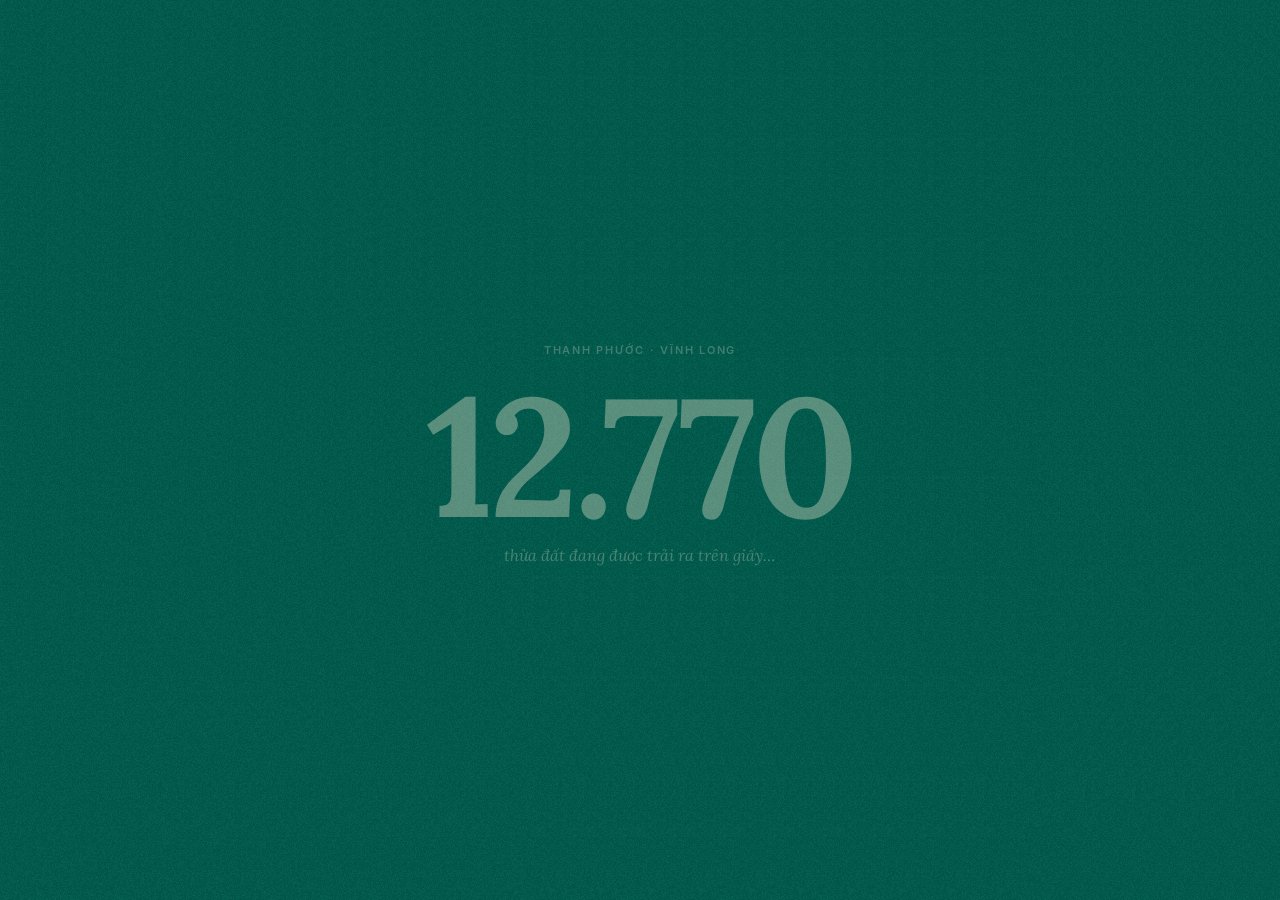
<file: index.html>
<!doctype html>
<html lang="vi">
<head>
  <meta charset="utf-8">
  <meta name="viewport" content="width=device-width, initial-scale=1, viewport-fit=cover">
  <meta http-equiv="Content-Security-Policy" content="default-src 'self'; script-src 'self'; style-src 'self'; img-src 'self' data: blob: https://server.arcgisonline.com; font-src 'self'; connect-src 'self'; object-src 'none'; base-uri 'none'; form-action 'none'">
  <meta name="referrer" content="no-referrer">
  <meta name="color-scheme" content="light">
  <meta name="theme-color" content="#f3e8d3">
  <title>Tra cứu quy hoạch thửa đất</title>
  <meta name="description" content="Tra cứu trực tuyến thông tin địa chính, hiện trạng sử dụng đất và quy hoạch của từng thửa đất.">
  <link rel="canonical" href="https://hunxdan.github.io/webgis_thanhphuoc/">
  <meta property="og:type" content="website">
  <meta property="og:site_name" content="Đất đai số · Thạnh Phước">
  <meta property="og:locale" content="vi_VN">
  <meta property="og:title" content="Tra cứu quy hoạch thửa đất · Thạnh Phước, Vĩnh Long">
  <meta property="og:description" content="Tra cứu trực tuyến thông tin địa chính, hiện trạng sử dụng đất và quy hoạch của từng thửa đất.">
  <meta property="og:url" content="https://hunxdan.github.io/webgis_thanhphuoc/">
  <meta property="og:image" content="https://hunxdan.github.io/webgis_thanhphuoc/assets/img/og-image.png">
  <meta property="og:image:type" content="image/png">
  <meta property="og:image:width" content="1200">
  <meta property="og:image:height" content="630">
  <meta property="og:image:alt" content="Bản đồ thửa đất xã Thạnh Phước, Vĩnh Long — Đất đai số">
  <meta name="twitter:card" content="summary_large_image">
  <meta name="twitter:title" content="Tra cứu quy hoạch thửa đất · Thạnh Phước, Vĩnh Long">
  <meta name="twitter:description" content="Tra cứu trực tuyến thông tin địa chính, hiện trạng sử dụng đất và quy hoạch của từng thửa đất.">
  <meta name="twitter:image" content="https://hunxdan.github.io/webgis_thanhphuoc/assets/img/og-image.png">
  <link rel="icon" href="assets/img/favicon.png" type="image/png">
  <link rel="apple-touch-icon" href="assets/img/apple-touch-icon.png">
  <link rel="stylesheet" href="assets/css/base.css">
  <link rel="stylesheet" href="assets/css/map.css">
  <script src="assets/js/boot.js"></script>
  <script src="config.js"></script>
</head>
<body class="page-map">
  <a class="skip" href="#map">Bỏ qua tới bản đồ</a>

  <header class="bar">
    <a class="brand" href="landing.html" data-curtain aria-label="Trang giới thiệu">
      <b data-cfg="TEN_XA"></b><span data-cfg="TEN_RUT_GON"></span>
    </a>
    <nav class="nav" aria-label="Điều hướng chính">
      <a href="index.html" aria-current="page">Tra cứu</a>
      <a href="huongdan.html" data-curtain>Hướng dẫn</a>
      <a href="landing.html" data-curtain>Giới thiệu</a>
    </nav>
  </header>

  <main id="map" tabindex="0" aria-label="Bản đồ thửa đất. Dùng phím mũi tên để di chuyển, phím cộng và trừ để phóng to, thu nhỏ."></main>

  <!-- Tìm kiếm -->
  <section class="finder" id="finder" aria-label="Tìm kiếm thửa đất">
    <button type="button" class="finder__min" id="finder-min" aria-expanded="false" aria-controls="finder-form" hidden><span id="finder-min-text">Tìm kiếm</span><b aria-hidden="true">▾</b></button>
    <div class="finder__tabs" role="tablist" aria-label="Kiểu tìm kiếm">
      <button type="button" role="tab" id="tab-thua" aria-selected="true" data-mode="thua">Tờ · Thửa</button>
      <button type="button" role="tab" id="tab-vn" aria-selected="false" data-mode="vn">Tọa độ VN-2000</button>
      <button type="button" role="tab" id="tab-ran" aria-selected="false" data-mode="ran">Ngẫu nhiên</button>
    </div>
    <form class="finder__form" id="finder-form" autocomplete="off" novalidate>
      <div class="finder__fields" data-for="thua">
        <label class="fld"><span class="tag">Số tờ</span><input id="q-to" inputmode="numeric" maxlength="3" placeholder="12" role="combobox" aria-expanded="false" aria-controls="finder-list"></label>
        <span class="fld__sep" aria-hidden="true">·</span>
        <label class="fld"><span class="tag">Số thửa</span><input id="q-thua" inputmode="numeric" maxlength="5" placeholder="345" role="combobox" aria-expanded="false" aria-controls="finder-list"></label>
      </div>
      <div class="finder__fields" data-for="vn" hidden>
        <label class="fld"><span class="tag">X · Bắc (m)</span><input id="q-x" inputmode="decimal" maxlength="14" placeholder="1 148 000"></label>
        <span class="fld__sep" aria-hidden="true">·</span>
        <label class="fld"><span class="tag">Y · Đông (m)</span><input id="q-y" inputmode="decimal" maxlength="14" placeholder="587 000"></label>
      </div>
      <div class="finder__fields" data-for="ran" hidden>
        <p class="rand__hint">Bản đồ chạy qua các thửa rồi dừng lại ở một thửa ngẫu nhiên.</p>
      </div>
      <button class="btn btn--solid" type="submit" id="finder-go">Tìm</button>
    </form>
    <ul class="finder__list" id="finder-list" role="listbox" hidden></ul>
    <p class="finder__chip" id="finder-chip" hidden><span id="finder-chip-text"></span><button type="button" id="finder-chip-x" aria-label="Bỏ lọc">×</button></p>
  </section>

  <!-- Công cụ (bên phải) -->
  <div class="tools" id="tools" role="toolbar" aria-label="Công cụ bản đồ">
    <button type="button" class="tool" id="t-layers" aria-label="Lớp bản đồ" aria-expanded="false" aria-controls="layers" title="Lớp bản đồ"></button>
    <button type="button" class="tool" id="t-base" aria-label="Nền bản đồ" aria-pressed="false" title="Nền bản đồ: giấy / vệ tinh"></button>
    <button type="button" class="tool" id="t-gps" aria-label="Vị trí của tôi" title="Vị trí của tôi"></button>
    <button type="button" class="tool" id="t-home" aria-label="Toàn vùng" title="Xem toàn vùng"></button>
    <button type="button" class="tool" id="t-measure" aria-label="Đo khoảng cách và diện tích" aria-pressed="false" aria-controls="measure" title="Đo đạc"></button>
    <span class="tools__gap" aria-hidden="true"></span>
    <button type="button" class="tool" id="t-in" aria-label="Phóng to" title="Phóng to"></button>
    <button type="button" class="tool" id="t-out" aria-label="Thu nhỏ" title="Thu nhỏ"></button>
  </div>

  <!-- Bảng lớp bản đồ -->
  <section class="pop" id="layers" aria-label="Lớp bản đồ" hidden>
    <h2 class="pop__title">Lớp bản đồ</h2>
    <div class="lyr" data-k="thua">
      <div class="lyr__head"><span class="lyr__ic" id="ic-thua"></span><span class="lyr__name" id="lbl-thua">Thửa đất</span>
        <button type="button" class="sw2" role="switch" aria-checked="true" aria-labelledby="lbl-thua" id="sw-thua"><i></i></button></div>
      <div class="lyr__op"><label for="op-thua">Độ trong suốt</label><output class="num" id="v-thua" for="op-thua">100%</output></div>
      <input class="rg" id="op-thua" type="range" min="0" max="100" step="1" value="100">
    </div>
    <div class="lyr lyr--simple" data-k="dc">
      <div class="lyr__head"><span class="lyr__ic" id="ic-dc"></span><span class="lyr__name" id="lbl-dc">Địa chính <small>ranh giới · số thửa</small></span>
        <button type="button" class="sw2" role="switch" aria-checked="true" aria-labelledby="lbl-dc" id="sw-dc"><i></i></button></div>
    </div>
    <div class="lyr" data-k="qh">
      <div class="lyr__head"><span class="lyr__ic" id="ic-qh"></span><span class="lyr__name" id="lbl-qh">Quy hoạch</span>
        <button type="button" class="sw2" role="switch" aria-checked="false" aria-labelledby="lbl-qh" id="sw-qh"><i></i></button></div>
      <div class="lyr__op"><label for="op-qh">Độ trong suốt</label><output class="num" id="v-qh" for="op-qh">70%</output></div>
      <input class="rg" id="op-qh" type="range" min="0" max="100" step="1" value="70">
    </div>
  </section>

  <!-- Bảng đo đạc -->
  <section class="pop pop--measure" id="measure" aria-label="Đo đạc" aria-live="polite" hidden>
    <h2 class="pop__title">Đo đạc</h2>
    <dl class="mrows">
      <div><dt>Điểm cuối</dt><dd class="num" id="m-last">—</dd></div>
      <div><dt>Chiều dài đường đo</dt><dd class="num" id="m-len">0 m</dd></div>
      <div id="m-arow" hidden><dt>Diện tích</dt><dd class="num" id="m-area">—</dd></div>
      <div id="m-prow" hidden><dt>Chu vi</dt><dd class="num" id="m-per">—</dd></div>
    </dl>
    <p class="mhint" id="m-hint">Bấm lên bản đồ để chấm điểm. Nhấp đúp hoặc nhấn Enter để kết thúc.</p>
    <div class="mact">
      <button type="button" class="btn btn--sm" id="m-undo">Lùi một điểm</button>
      <button type="button" class="btn btn--sm" id="m-done">Hoàn tất</button>
      <button type="button" class="btn btn--sm" id="m-clear">Xóa nét đo</button>
    </div>
  </section>

  <!-- Thẻ thông tin -->
  <aside class="rail" id="rail" aria-label="Thông tin tra cứu">
    <article class="ticket" id="ticket" hidden></article>
    <article class="deed" id="deed" hidden></article>
  </aside>

  <!-- Trạng thái -->
  <footer class="status" aria-label="Thước tỉ lệ và toạ độ">
    <div class="scale"><i id="scale-bar"></i><span id="scale-label" class="num"></span></div>
    <p class="coords num" id="coords" aria-hidden="true"></p>
  </footer>
  <div class="mapnote" id="mapnote">
    <p class="attrib" id="attrib" hidden></p>
    <p class="disclaimer">Thông tin mang tính tham khảo</p>
  </div>
  <div class="tip" id="tip" hidden></div>
  <div class="toast" id="toast" role="status" aria-live="polite"></div>

  <!-- Màn tải -->
  <div class="loader" id="loader" role="status" aria-live="polite">
    <p class="tag" id="loader-tag"></p>
    <p class="loader__n num" id="loader-n">0</p>
    <p class="loader__t">thửa đất đang được trải ra trên giấy…</p>
  </div>

  <canvas id="grain" aria-hidden="true"></canvas>
  <canvas id="curtain" aria-hidden="true"></canvas>
  <noscript><p class="noscript">Trang tra cứu cần bật JavaScript để hiển thị bản đồ.</p></noscript>
  <script defer src="assets/js/map-app.js"></script>
</body>
</html>
</file>
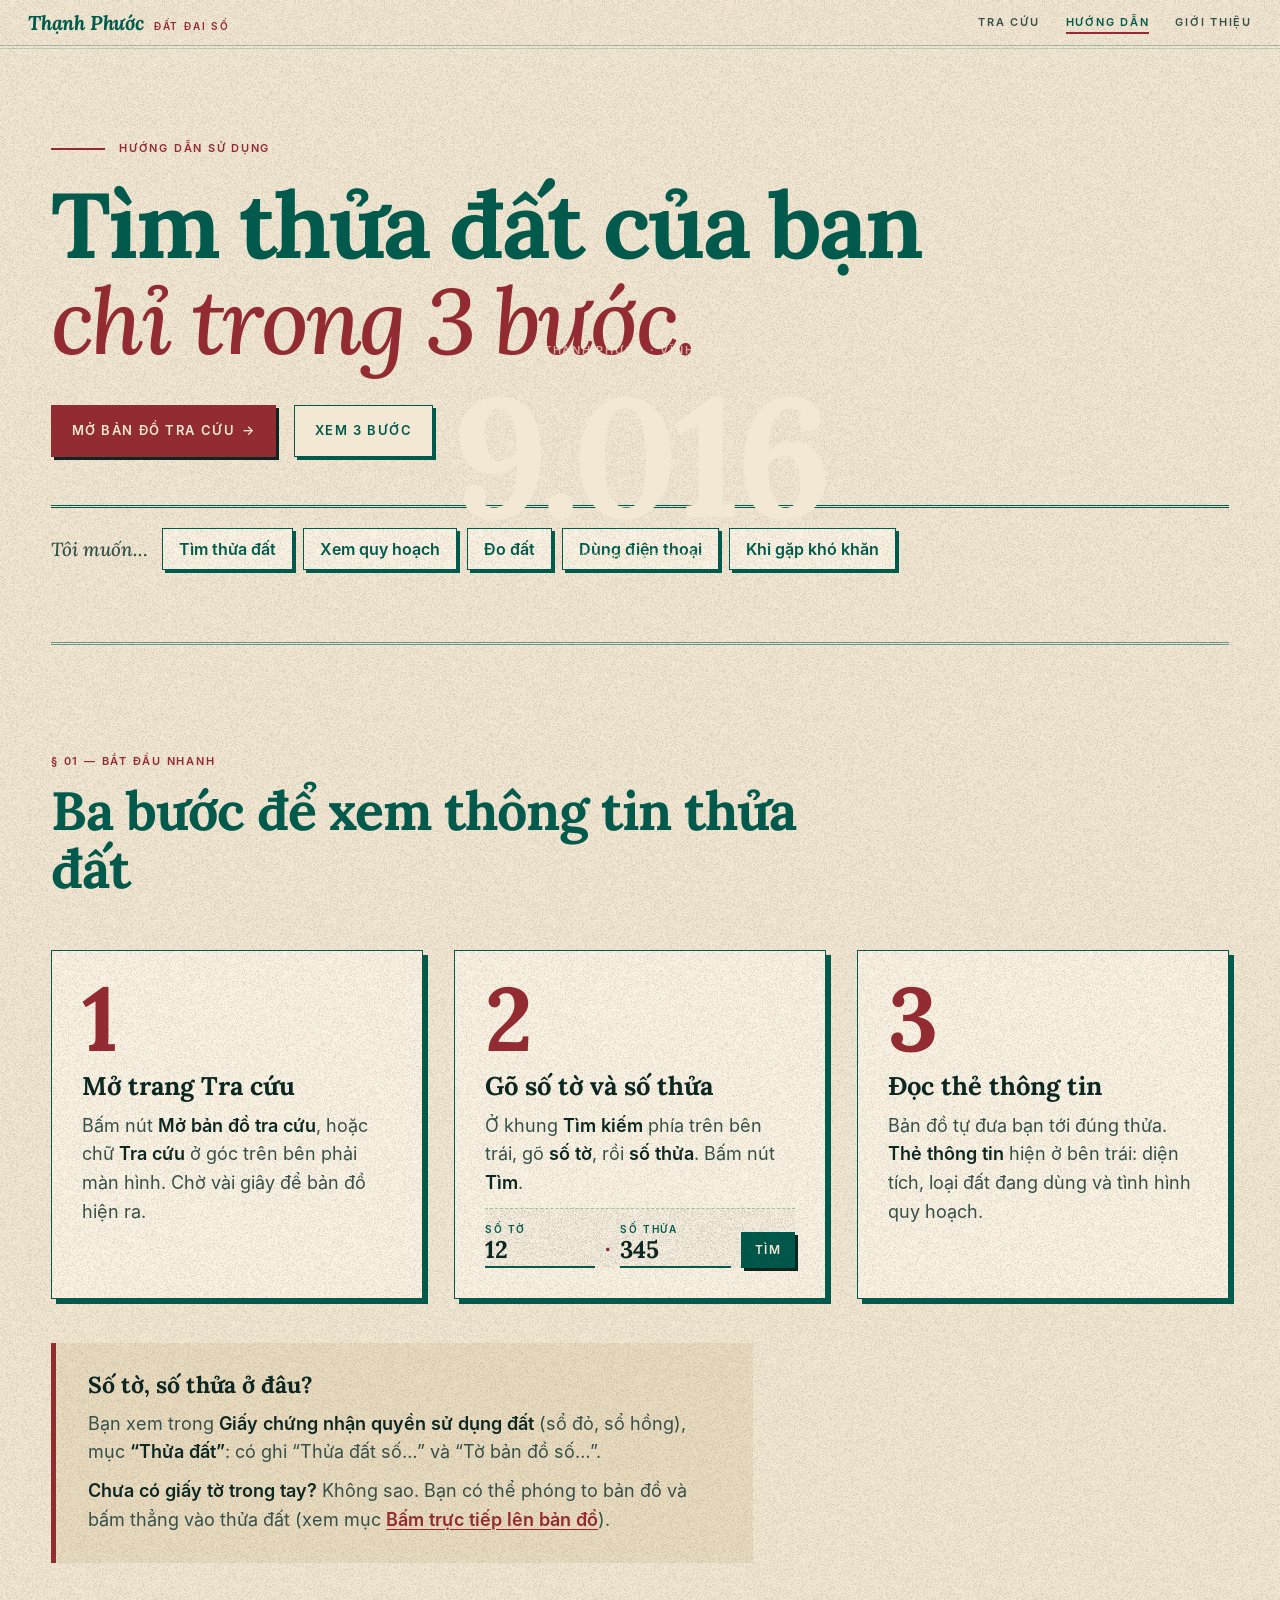
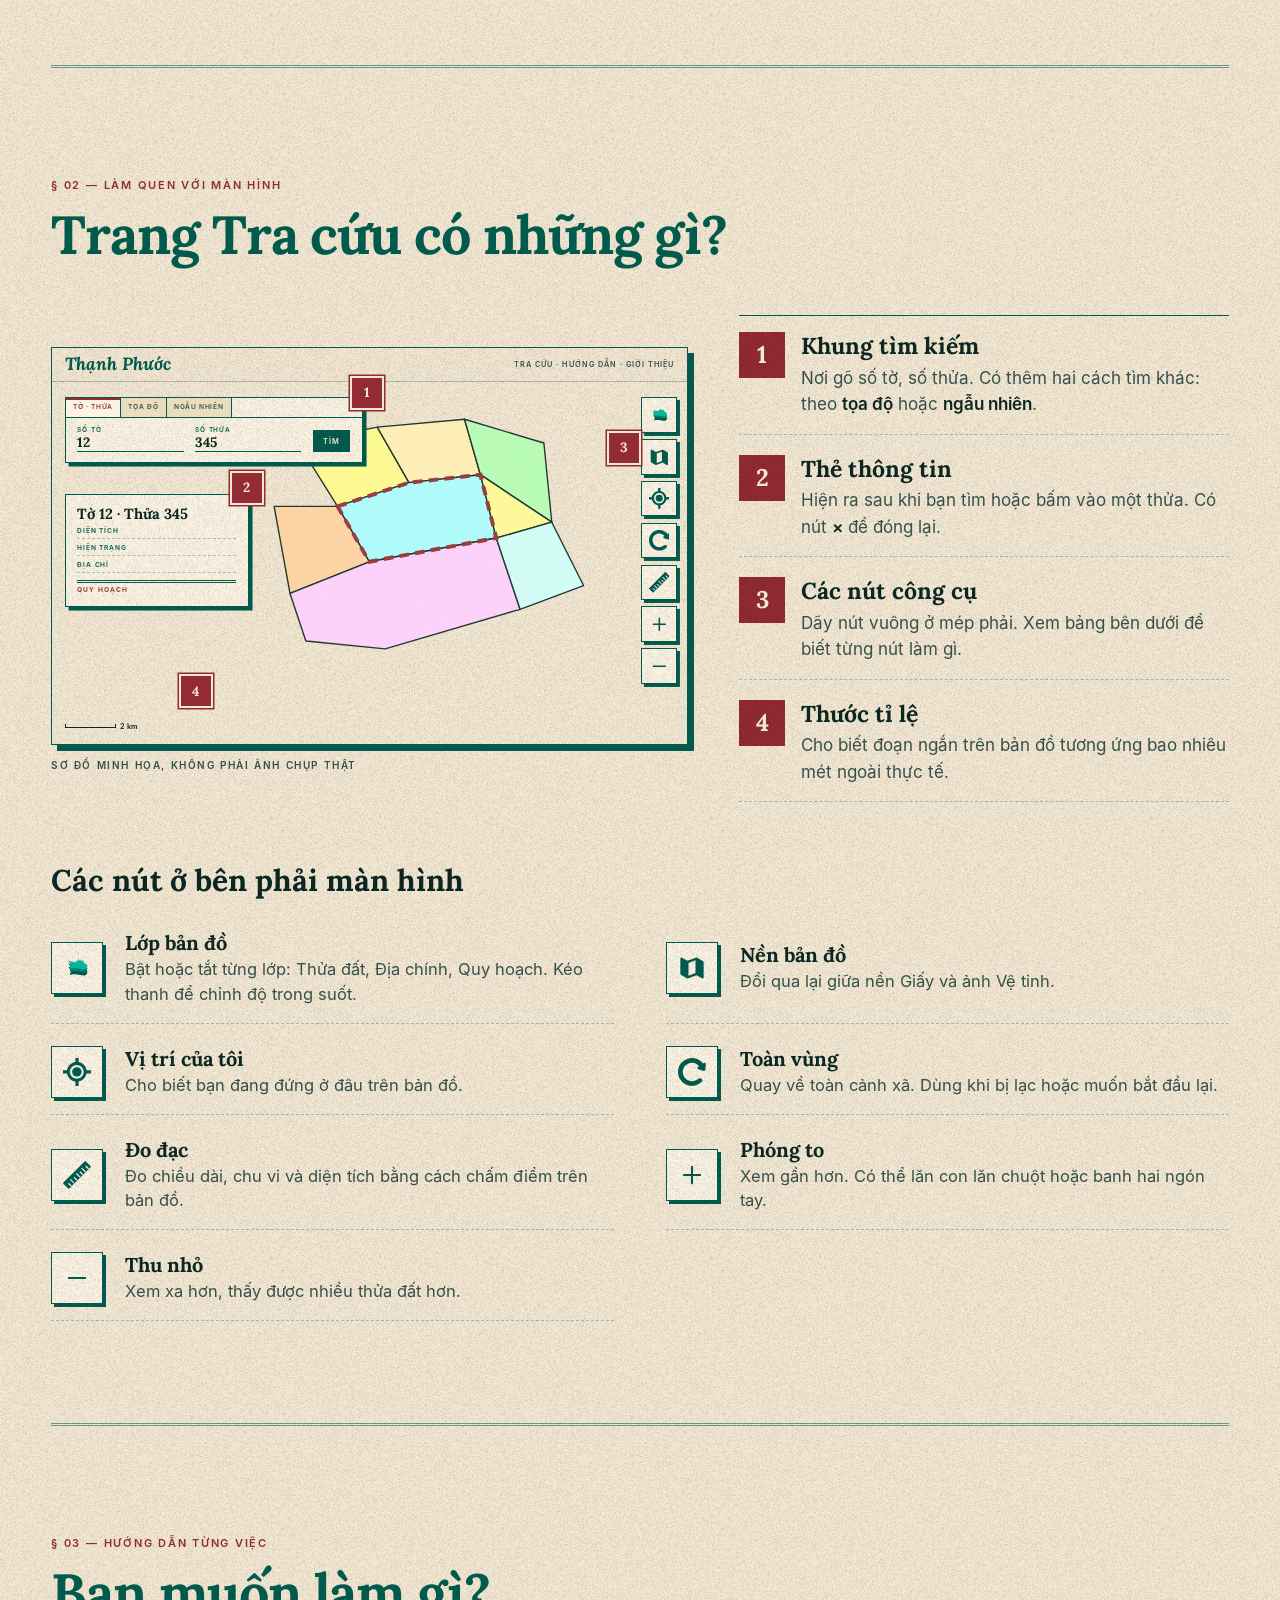
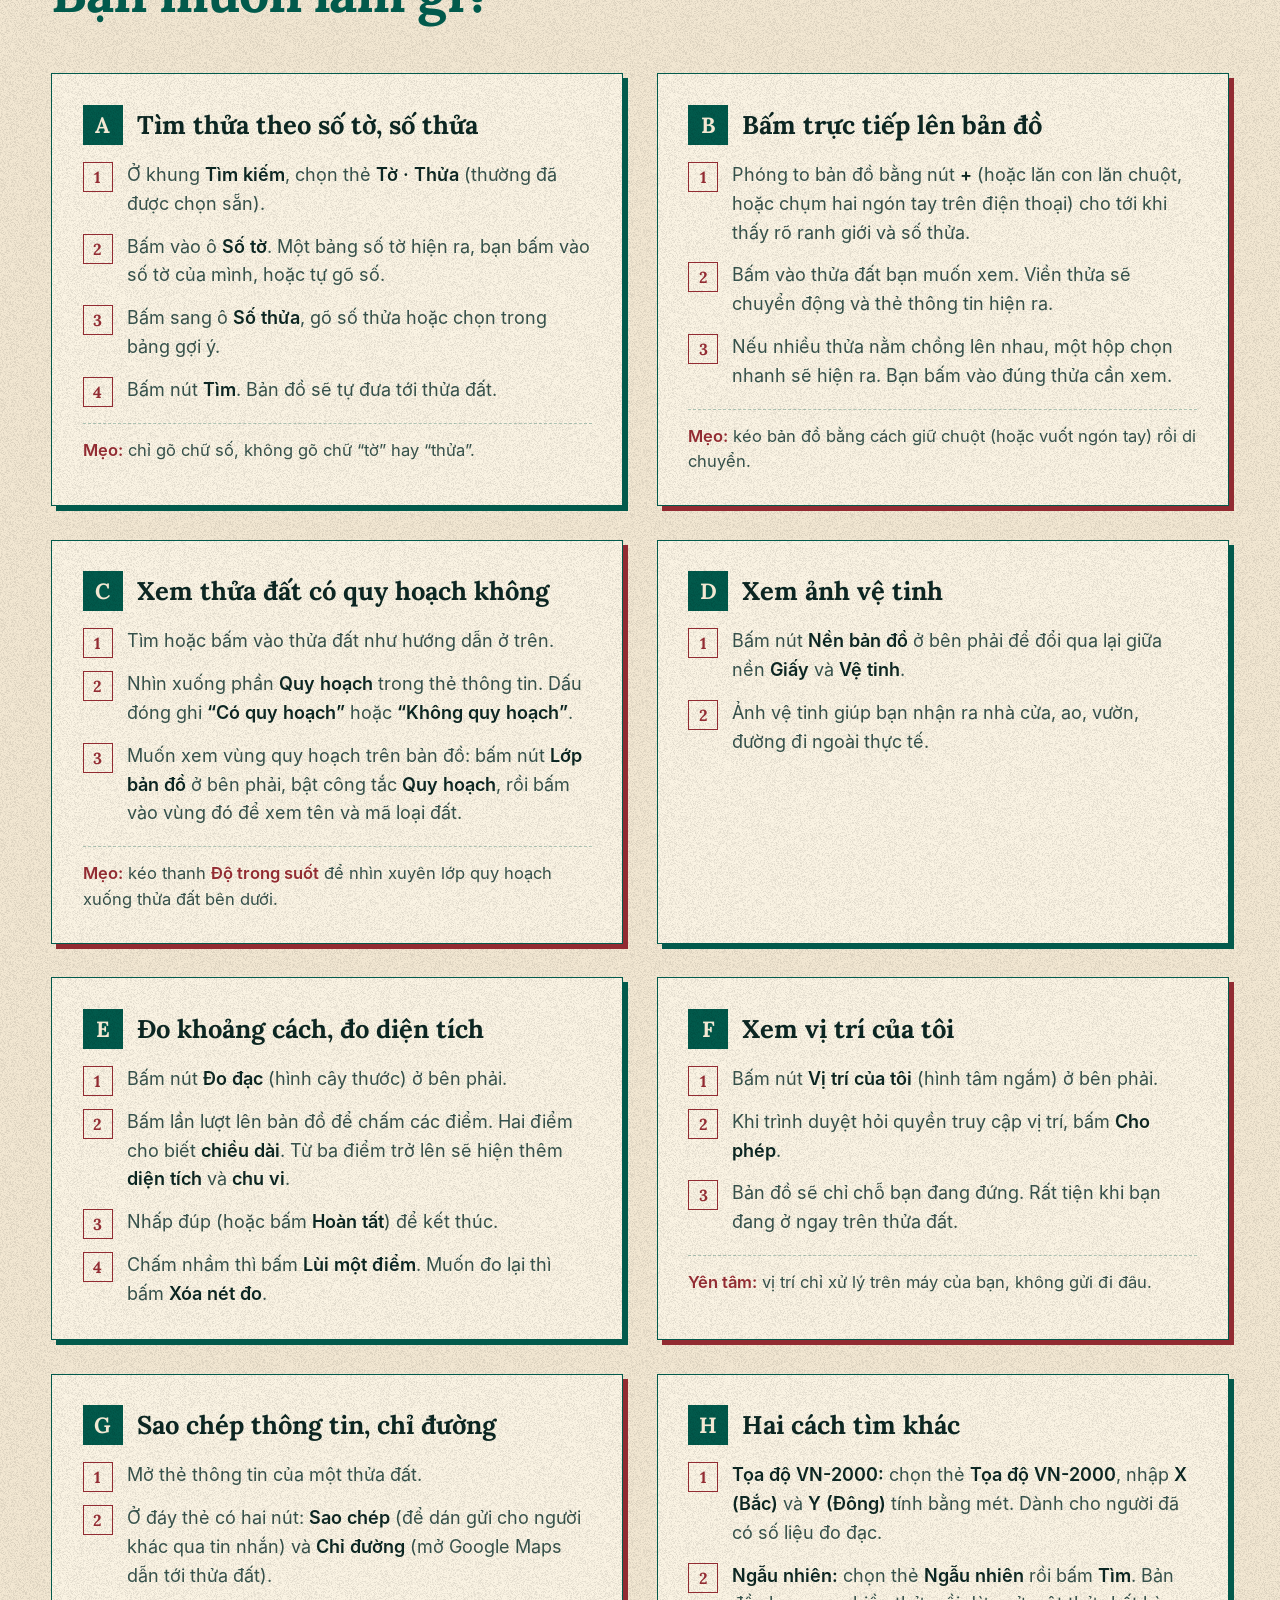
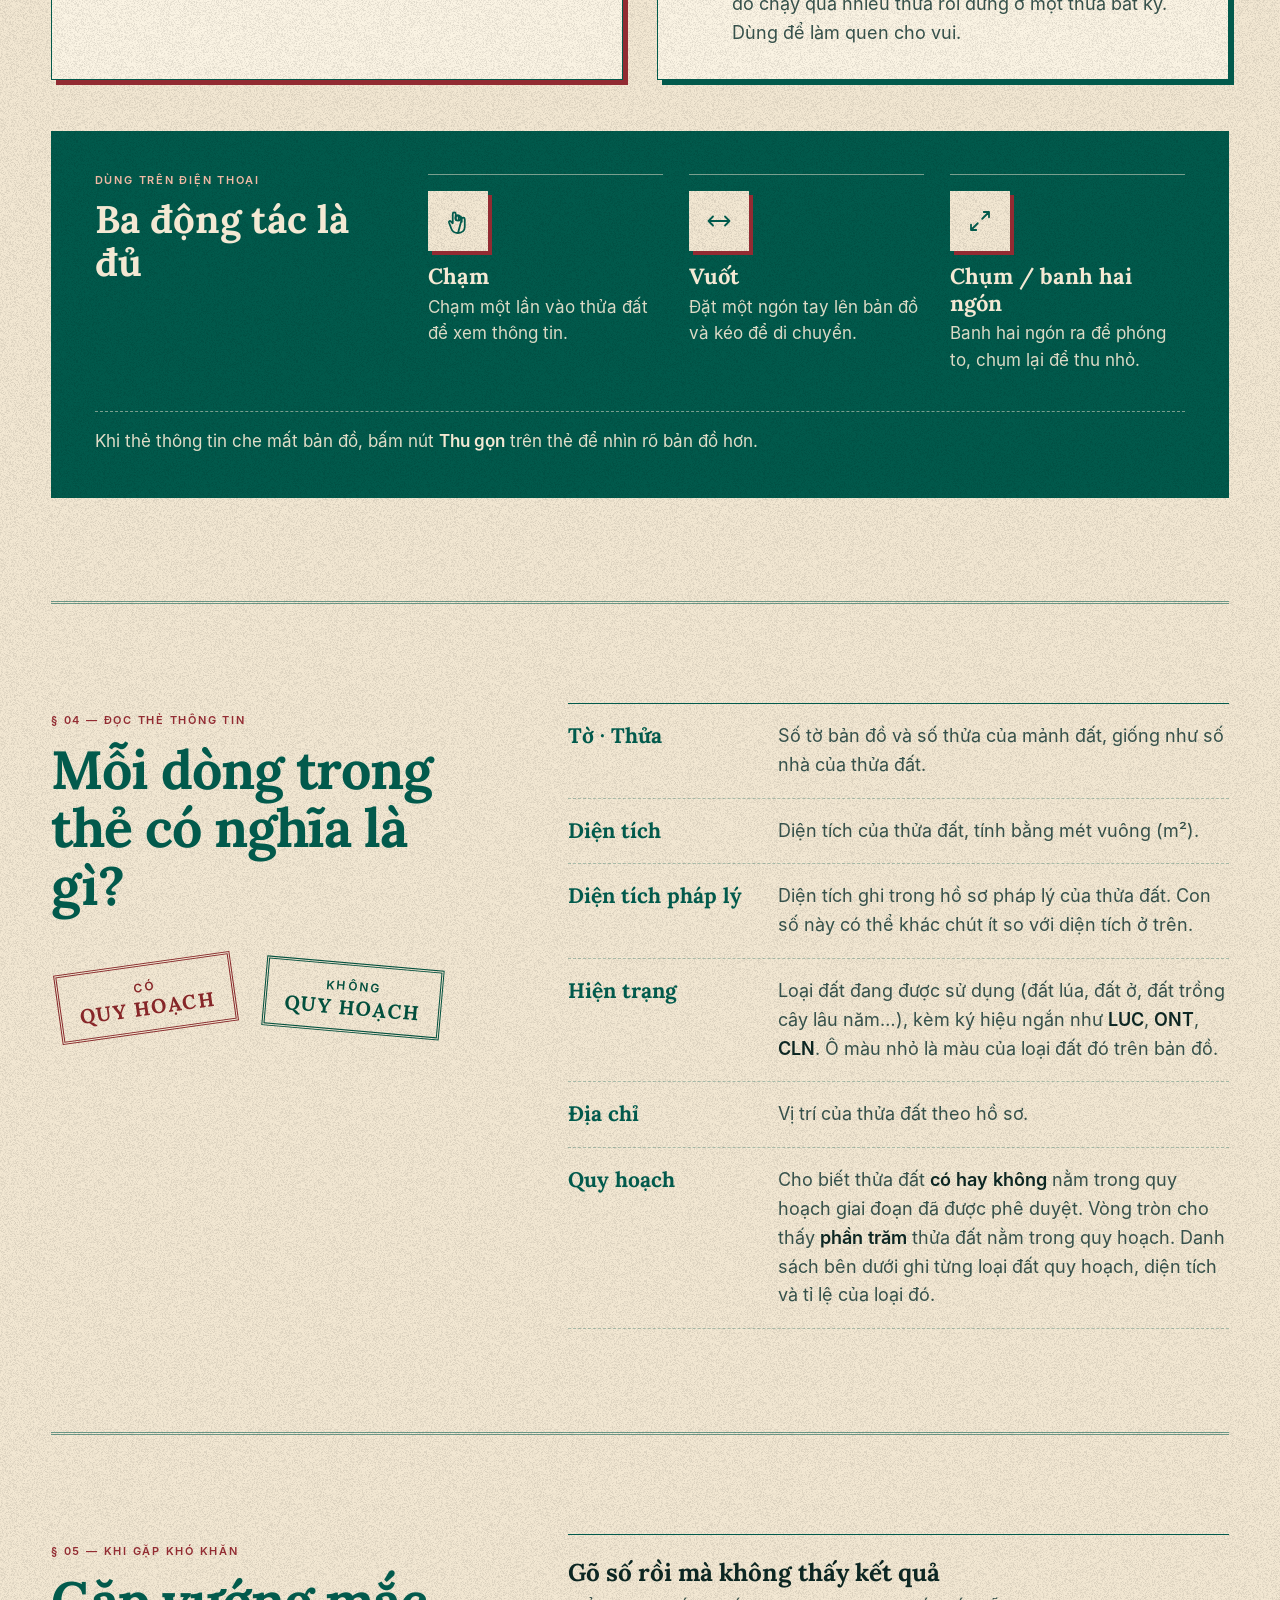
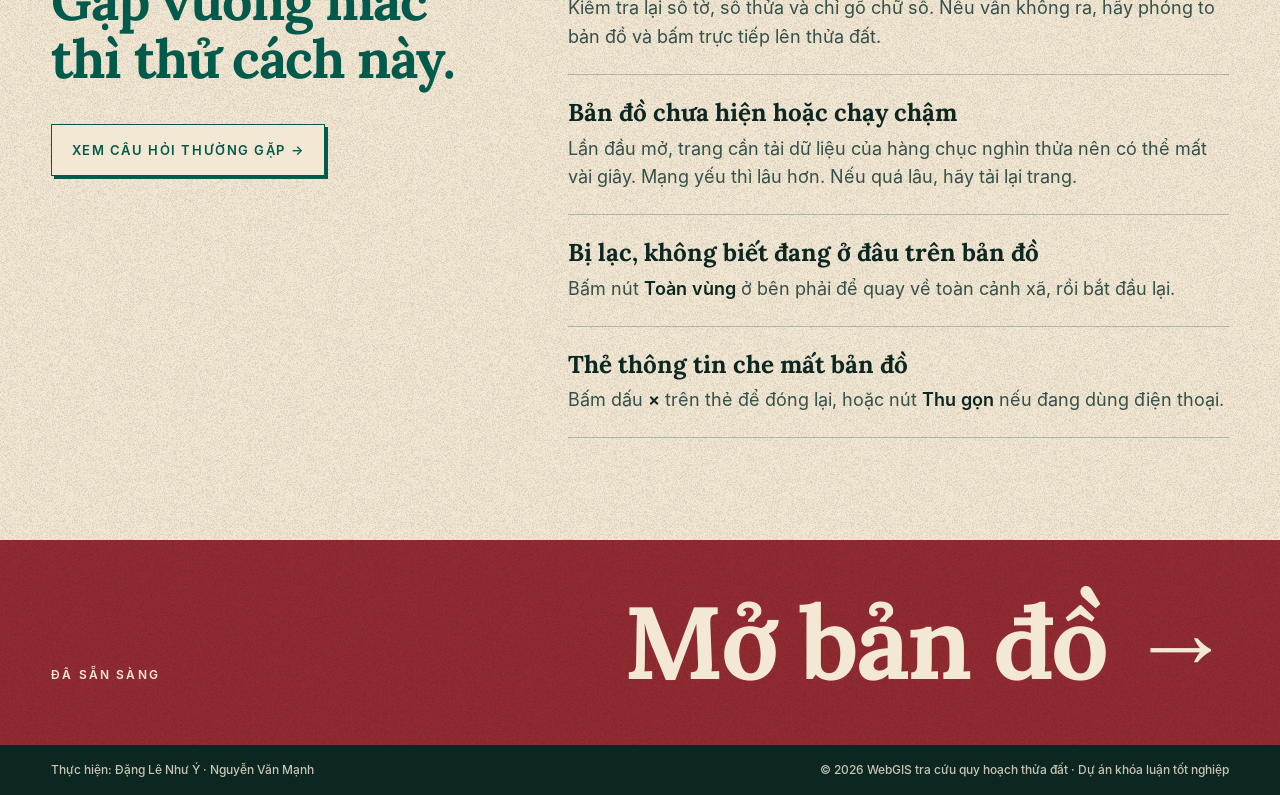
<file: huongdan.html>
<!doctype html>
<html lang="vi">
<head>
  <meta charset="utf-8">
  <meta name="viewport" content="width=device-width, initial-scale=1, viewport-fit=cover">
  <meta http-equiv="Content-Security-Policy" content="default-src 'self'; script-src 'self'; style-src 'self'; img-src 'self' data: blob:; font-src 'self'; connect-src 'self'; object-src 'none'; base-uri 'none'; form-action 'none'">
  <meta name="referrer" content="no-referrer">
  <meta name="color-scheme" content="light">
  <meta name="theme-color" content="#f3e8d3">
  <title>Hướng dẫn sử dụng</title>
  <meta name="description" content="Hướng dẫn từng bước: cách tìm thửa đất, xem quy hoạch, đo khoảng cách và đọc thông tin trên bản đồ.">
  <link rel="canonical" href="https://hunxdan.github.io/webgis_thanhphuoc/huongdan.html">
  <meta property="og:type" content="website">
  <meta property="og:site_name" content="Đất đai số · Thạnh Phước">
  <meta property="og:locale" content="vi_VN">
  <meta property="og:title" content="Hướng dẫn sử dụng · Thạnh Phước, Vĩnh Long">
  <meta property="og:description" content="Hướng dẫn từng bước: cách tìm thửa đất, xem quy hoạch, đo khoảng cách và đọc thông tin trên bản đồ.">
  <meta property="og:url" content="https://hunxdan.github.io/webgis_thanhphuoc/huongdan.html">
  <meta property="og:image" content="https://hunxdan.github.io/webgis_thanhphuoc/assets/img/og-image.png">
  <meta property="og:image:type" content="image/png">
  <meta property="og:image:width" content="1200">
  <meta property="og:image:height" content="630">
  <meta property="og:image:alt" content="Bản đồ thửa đất xã Thạnh Phước, Vĩnh Long — Đất đai số">
  <meta name="twitter:card" content="summary_large_image">
  <meta name="twitter:title" content="Hướng dẫn sử dụng · Thạnh Phước, Vĩnh Long">
  <meta name="twitter:description" content="Hướng dẫn từng bước: cách tìm thửa đất, xem quy hoạch, đo khoảng cách và đọc thông tin trên bản đồ.">
  <meta name="twitter:image" content="https://hunxdan.github.io/webgis_thanhphuoc/assets/img/og-image.png">
  <link rel="icon" href="assets/img/favicon.png" type="image/png">
  <link rel="apple-touch-icon" href="assets/img/apple-touch-icon.png">
  <link rel="stylesheet" href="assets/css/base.css">
  <link rel="stylesheet" href="assets/css/landing.css">
  <link rel="stylesheet" href="assets/css/guide.css">
  <script src="assets/js/boot.js"></script>
  <script src="config.js"></script>
</head>
<body class="page-landing page-guide" data-title="Hướng dẫn sử dụng">
  <a class="skip" href="#main">Bỏ qua tới nội dung</a>
  <header class="bar">
    <a class="brand" href="landing.html" data-curtain aria-label="Trang giới thiệu"><b data-cfg="TEN_XA"></b><span data-cfg="TEN_RUT_GON"></span></a>
    <nav class="nav" aria-label="Điều hướng chính">
      <a href="index.html" data-curtain>Tra cứu</a>
      <a href="huongdan.html" aria-current="page">Hướng dẫn</a>
      <a href="landing.html" data-curtain>Giới thiệu</a>
    </nav>
  </header>

  <main id="main">
    <!-- Mở đầu -->
    <section class="gk-hero" aria-labelledby="gk-title">
      <div class="wrap gk-hero__in">
        <p class="tag red gk-hero__k">Hướng dẫn sử dụng</p>
        <h1 class="gk-hero__t" id="gk-title">Tìm thửa đất của bạn<br><em>chỉ trong 3 bước.</em></h1>
        <div class="gk-hero__cta">
          <a class="btn btn--red gk-btn" href="index.html" data-curtain>Mở bản đồ tra cứu <span aria-hidden="true">→</span></a>
          <a class="btn gk-btn" href="#gk-quick">Xem 3 bước</a>
        </div>
        <nav class="gk-jump" aria-label="Chuyển nhanh tới việc cần làm">
          <span class="gk-jump__l">Tôi muốn…</span>
          <a href="#gk-find">Tìm thửa đất</a>
          <a href="#gk-plan">Xem quy hoạch</a>
          <a href="#gk-measure">Đo đất</a>
          <a href="#gk-phone">Dùng điện thoại</a>
          <a href="#gk-help">Khi gặp khó khăn</a>
        </nav>
      </div>
    </section>

    <!-- 1. Ba bước -->
    <section class="sec gk-sec" id="gk-quick" aria-labelledby="gk-quick-h">
      <div class="wrap">
        <p class="tag red">§ 01 — Bắt đầu nhanh</p>
        <h2 class="gk-h2" id="gk-quick-h">Ba bước để xem thông tin thửa đất</h2>
        <ol class="gk-steps3">
          <li class="gk-s3">
            <span class="gk-s3__n num" aria-hidden="true">1</span>
            <h3>Mở trang Tra cứu</h3>
            <p>Bấm nút <b>Mở bản đồ tra cứu</b>, hoặc chữ <b>Tra cứu</b> ở góc trên bên phải màn hình. Chờ vài giây để bản đồ hiện ra.</p>
          </li>
          <li class="gk-s3">
            <span class="gk-s3__n num" aria-hidden="true">2</span>
            <h3>Gõ số tờ và số thửa</h3>
            <p>Ở khung <b>Tìm kiếm</b> phía trên bên trái, gõ <b>số tờ</b>, rồi <b>số thửa</b>. Bấm nút <b>Tìm</b>.</p>
            <div class="gk-mini" aria-hidden="true">
              <div class="gk-mini__f"><small>Số tờ</small><b>12</b></div>
              <i>·</i>
              <div class="gk-mini__f"><small>Số thửa</small><b>345</b></div>
              <span class="gk-mini__b">Tìm</span>
            </div>
          </li>
          <li class="gk-s3">
            <span class="gk-s3__n num" aria-hidden="true">3</span>
            <h3>Đọc thẻ thông tin</h3>
            <p>Bản đồ tự đưa bạn tới đúng thửa. <b>Thẻ thông tin</b> hiện ở bên trái: diện tích, loại đất đang dùng và tình hình quy hoạch.</p>
          </li>
        </ol>
        <aside class="gk-note" aria-label="Mẹo tìm số tờ, số thửa">
          <b>Số tờ, số thửa ở đâu?</b>
          <p>Bạn xem trong <b>Giấy chứng nhận quyền sử dụng đất</b> (sổ đỏ, sổ hồng), mục <b>“Thửa đất”</b>: có ghi “Thửa đất số…” và “Tờ bản đồ số…”.</p>
          <p><b>Chưa có giấy tờ trong tay?</b> Không sao. Bạn có thể phóng to bản đồ và bấm thẳng vào thửa đất (xem mục <a href="#gk-click">Bấm trực tiếp lên bản đồ</a>).</p>
        </aside>
      </div>
    </section>

    <!-- 2. Làm quen màn hình -->
    <section class="sec gk-sec" id="gk-screen" aria-labelledby="gk-screen-h">
      <div class="wrap">
        <p class="tag red">§ 02 — Làm quen với màn hình</p>
        <h2 class="gk-h2" id="gk-screen-h">Trang Tra cứu có những gì?</h2>
        <div class="gk-screen-grid">
          <figure class="gk-fig">
            <div class="gk-screen" role="img" aria-label="Sơ đồ màn hình Tra cứu: 1 là khung tìm kiếm ở góc trên bên trái, 2 là thẻ thông tin bên trái, 3 là các nút công cụ ở bên phải, 4 là thước tỉ lệ ở góc dưới bên trái.">
              <svg class="gk-screen__map" viewBox="0 0 160 100" preserveAspectRatio="none" aria-hidden="true">
                <g stroke="#0c2622" stroke-width=".35" stroke-linejoin="round">
                  <path d="M62 24 L82 20 L90 34 L72 40 Z" fill="#fffc8c"/>
                  <path d="M82 20 L104 18 L108 32 L90 34 Z" fill="#fff0b4"/>
                  <path d="M72 40 L90 34 L108 32 L112 48 L80 54 Z" fill="#aaffff"/>
                  <path d="M56 40 L72 40 L80 54 L60 62 Z" fill="#ffd2a0"/>
                  <path d="M60 62 L80 54 L112 48 L118 66 L84 76 L64 74 Z" fill="#ffd0ff"/>
                  <path d="M104 18 L124 24 L126 44 L108 32 Z" fill="#b4ffb4"/>
                  <path d="M108 32 L126 44 L112 48 Z" fill="#fffc96"/>
                  <path d="M118 66 L112 48 L126 44 L134 60 Z" fill="#cffff8"/>
                </g>
                <path d="M72 40 L90 34 L108 32 L112 48 L80 54 Z" fill="none" stroke="#922b32" stroke-width="1" stroke-dasharray="2.4 1.6"/>
              </svg>
              <div class="gk-screen__bar"><b>Thạnh Phước</b><span>Tra cứu · Hướng dẫn · Giới thiệu</span></div>
              <div class="gk-screen__find">
                <div class="gk-screen__tabs"><i class="on">Tờ · Thửa</i><i>Tọa độ</i><i>Ngẫu nhiên</i></div>
                <div class="gk-screen__fields"><span>Số tờ <b>12</b></span><span>Số thửa <b>345</b></span><em>Tìm</em></div>
              </div>
              <div class="gk-screen__card">
                <b>Tờ 12 · Thửa 345</b>
                <span>Diện tích</span><span>Hiện trạng</span><span>Địa chỉ</span>
                <em>Quy hoạch</em>
              </div>
              <div class="gk-screen__tools" id="gk-mock-tools" aria-hidden="true"></div>
              <div class="gk-screen__scale"><i></i>2 km</div>
              <span class="gk-pin gk-pin--1" aria-hidden="true">1</span>
              <span class="gk-pin gk-pin--2" aria-hidden="true">2</span>
              <span class="gk-pin gk-pin--3" aria-hidden="true">3</span>
              <span class="gk-pin gk-pin--4" aria-hidden="true">4</span>
            </div>
            <figcaption class="tag">Sơ đồ minh họa, không phải ảnh chụp thật</figcaption>
          </figure>
          <ol class="gk-legend">
            <li><span class="gk-legend__n num">1</span><div><h3>Khung tìm kiếm</h3><p>Nơi gõ số tờ, số thửa. Có thêm hai cách tìm khác: theo <b>tọa độ</b> hoặc <b>ngẫu nhiên</b>.</p></div></li>
            <li><span class="gk-legend__n num">2</span><div><h3>Thẻ thông tin</h3><p>Hiện ra sau khi bạn tìm hoặc bấm vào một thửa. Có nút <b>×</b> để đóng lại.</p></div></li>
            <li><span class="gk-legend__n num">3</span><div><h3>Các nút công cụ</h3><p>Dãy nút vuông ở mép phải. Xem bảng bên dưới để biết từng nút làm gì.</p></div></li>
            <li><span class="gk-legend__n num">4</span><div><h3>Thước tỉ lệ</h3><p>Cho biết đoạn ngắn trên bản đồ tương ứng bao nhiêu mét ngoài thực tế.</p></div></li>
          </ol>
        </div>

        <h3 class="gk-h3">Các nút ở bên phải màn hình</h3>
        <ul class="gk-tools" id="gk-tools" aria-label="Danh sách nút công cụ"></ul>
      </div>
    </section>

    <!-- 3. Từng việc -->
    <section class="sec gk-sec" id="gk-tasks" aria-labelledby="gk-tasks-h">
      <div class="wrap">
        <p class="tag red">§ 03 — Hướng dẫn từng việc</p>
        <h2 class="gk-h2" id="gk-tasks-h">Bạn muốn làm gì?</h2>
        <div class="gk-cards">

          <article class="gk-card" id="gk-find" aria-labelledby="t1">
            <h3 id="t1"><span class="num">A</span>Tìm thửa theo số tờ, số thửa</h3>
            <ol>
              <li>Ở khung <b>Tìm kiếm</b>, chọn thẻ <b>Tờ · Thửa</b> (thường đã được chọn sẵn).</li>
              <li>Bấm vào ô <b>Số tờ</b>. Một bảng số tờ hiện ra, bạn bấm vào số tờ của mình, hoặc tự gõ số.</li>
              <li>Bấm sang ô <b>Số thửa</b>, gõ số thửa hoặc chọn trong bảng gợi ý.</li>
              <li>Bấm nút <b>Tìm</b>. Bản đồ sẽ tự đưa tới thửa đất.</li>
            </ol>
            <p class="gk-tip"><b>Mẹo:</b> chỉ gõ chữ số, không gõ chữ “tờ” hay “thửa”.</p>
          </article>

          <article class="gk-card" id="gk-click" aria-labelledby="t2">
            <h3 id="t2"><span class="num">B</span>Bấm trực tiếp lên bản đồ</h3>
            <ol>
              <li>Phóng to bản đồ bằng nút <b>+</b> (hoặc lăn con lăn chuột, hoặc chụm hai ngón tay trên điện thoại) cho tới khi thấy rõ ranh giới và số thửa.</li>
              <li>Bấm vào thửa đất bạn muốn xem. Viền thửa sẽ chuyển động và thẻ thông tin hiện ra.</li>
              <li>Nếu nhiều thửa nằm chồng lên nhau, một hộp chọn nhanh sẽ hiện ra. Bạn bấm vào đúng thửa cần xem.</li>
            </ol>
            <p class="gk-tip"><b>Mẹo:</b> kéo bản đồ bằng cách giữ chuột (hoặc vuốt ngón tay) rồi di chuyển.</p>
          </article>

          <article class="gk-card" id="gk-plan" aria-labelledby="t3">
            <h3 id="t3"><span class="num">C</span>Xem thửa đất có quy hoạch không</h3>
            <ol>
              <li>Tìm hoặc bấm vào thửa đất như hướng dẫn ở trên.</li>
              <li>Nhìn xuống phần <b>Quy hoạch</b> trong thẻ thông tin. Dấu đóng ghi <b>“Có quy hoạch”</b> hoặc <b>“Không quy hoạch”</b>.</li>
              <li>Muốn xem vùng quy hoạch trên bản đồ: bấm nút <b>Lớp bản đồ</b> ở bên phải, bật công tắc <b>Quy hoạch</b>, rồi bấm vào vùng đó để xem tên và mã loại đất.</li>
            </ol>
            <p class="gk-tip"><b>Mẹo:</b> kéo thanh <b>Độ trong suốt</b> để nhìn xuyên lớp quy hoạch xuống thửa đất bên dưới.</p>
          </article>

          <article class="gk-card" id="gk-sat" aria-labelledby="t4">
            <h3 id="t4"><span class="num">D</span>Xem ảnh vệ tinh</h3>
            <ol>
              <li>Bấm nút <b>Nền bản đồ</b> ở bên phải để đổi qua lại giữa nền <b>Giấy</b> và <b>Vệ tinh</b>.</li>
              <li>Ảnh vệ tinh giúp bạn nhận ra nhà cửa, ao, vườn, đường đi ngoài thực tế.</li>
            </ol>
          </article>

          <article class="gk-card" id="gk-measure" aria-labelledby="t5">
            <h3 id="t5"><span class="num">E</span>Đo khoảng cách, đo diện tích</h3>
            <ol>
              <li>Bấm nút <b>Đo đạc</b> (hình cây thước) ở bên phải.</li>
              <li>Bấm lần lượt lên bản đồ để chấm các điểm. Hai điểm cho biết <b>chiều dài</b>. Từ ba điểm trở lên sẽ hiện thêm <b>diện tích</b> và <b>chu vi</b>.</li>
              <li>Nhấp đúp (hoặc bấm <b>Hoàn tất</b>) để kết thúc.</li>
              <li>Chấm nhầm thì bấm <b>Lùi một điểm</b>. Muốn đo lại thì bấm <b>Xóa nét đo</b>.</li>
            </ol>
          </article>

          <article class="gk-card" id="gk-gps" aria-labelledby="t6">
            <h3 id="t6"><span class="num">F</span>Xem vị trí của tôi</h3>
            <ol>
              <li>Bấm nút <b>Vị trí của tôi</b> (hình tâm ngắm) ở bên phải.</li>
              <li>Khi trình duyệt hỏi quyền truy cập vị trí, bấm <b>Cho phép</b>.</li>
              <li>Bản đồ sẽ chỉ chỗ bạn đang đứng. Rất tiện khi bạn đang ở ngay trên thửa đất.</li>
            </ol>
            <p class="gk-tip"><b>Yên tâm:</b> vị trí chỉ xử lý trên máy của bạn, không gửi đi đâu.</p>
          </article>

          <article class="gk-card" id="gk-share" aria-labelledby="t7">
            <h3 id="t7"><span class="num">G</span>Sao chép thông tin, chỉ đường</h3>
            <ol>
              <li>Mở thẻ thông tin của một thửa đất.</li>
              <li>Ở đáy thẻ có hai nút: <b>Sao chép</b> (để dán gửi cho người khác qua tin nhắn) và <b>Chỉ đường</b> (mở Google Maps dẫn tới thửa đất).</li>
            </ol>
          </article>

          <article class="gk-card" id="gk-other" aria-labelledby="t8">
            <h3 id="t8"><span class="num">H</span>Hai cách tìm khác</h3>
            <ol>
              <li><b>Tọa độ VN-2000:</b> chọn thẻ <b>Tọa độ VN-2000</b>, nhập <b>X (Bắc)</b> và <b>Y (Đông)</b> tính bằng mét. Dành cho người đã có số liệu đo đạc.</li>
              <li><b>Ngẫu nhiên:</b> chọn thẻ <b>Ngẫu nhiên</b> rồi bấm <b>Tìm</b>. Bản đồ chạy qua nhiều thửa rồi dừng ở một thửa bất kỳ. Dùng để làm quen cho vui.</li>
            </ol>
          </article>
        </div>

        <article class="gk-phone" id="gk-phone" aria-labelledby="gk-phone-h">
          <div>
            <p class="tag red">Dùng trên điện thoại</p>
            <h3 id="gk-phone-h">Ba động tác là đủ</h3>
          </div>
          <ul class="gk-gest">
            <li><span class="gk-gest__i" aria-hidden="true"><svg viewBox="0 0 48 48" fill="none" stroke="currentColor" stroke-width="2.4" stroke-linecap="round" stroke-linejoin="round"><circle cx="24" cy="20" r="3.5"/><path d="M24 40c-5 0-8-3-9-6l-3-8c-.5-1.5 1-2.6 2.2-1.6L17 27V14.5a2 2 0 0 1 4 0V22M21 21v-2.5a2 2 0 0 1 4 0V22m0-1.5a2 2 0 0 1 4 0V25m0-3.5a2 2 0 0 1 4 0V32c0 4-3 8-9 8z"/></svg></span><div><b>Chạm</b><p>Chạm một lần vào thửa đất để xem thông tin.</p></div></li>
            <li><span class="gk-gest__i" aria-hidden="true"><svg viewBox="0 0 48 48" fill="none" stroke="currentColor" stroke-width="2.4" stroke-linecap="round" stroke-linejoin="round"><path d="M10 24h28M10 24l6-6M10 24l6 6M38 24l-6-6M38 24l-6 6"/></svg></span><div><b>Vuốt</b><p>Đặt một ngón tay lên bản đồ và kéo để di chuyển.</p></div></li>
            <li><span class="gk-gest__i" aria-hidden="true"><svg viewBox="0 0 48 48" fill="none" stroke="currentColor" stroke-width="2.4" stroke-linecap="round" stroke-linejoin="round"><path d="M12 36 21 27M36 12 27 21M12 36h7M12 36v-7M36 12h-7M36 12v7"/></svg></span><div><b>Chụm / banh hai ngón</b><p>Banh hai ngón ra để phóng to, chụm lại để thu nhỏ.</p></div></li>
          </ul>
          <p class="gk-phone__n">Khi thẻ thông tin che mất bản đồ, bấm nút <b>Thu gọn</b> trên thẻ để nhìn rõ bản đồ hơn.</p>
        </article>
      </div>
    </section>

    <!-- 4. Đọc thẻ thông tin -->
    <section class="sec gk-sec" id="gk-read" aria-labelledby="gk-read-h">
      <div class="wrap gk-read">
        <div class="gk-read__head">
          <p class="tag red">§ 04 — Đọc thẻ thông tin</p>
          <h2 class="gk-h2" id="gk-read-h">Mỗi dòng trong thẻ có nghĩa là gì?</h2>
          <div class="gk-stamps" aria-label="Hai dấu quy hoạch trong thẻ">
            <div class="gk-stamp gk-stamp--yes"><span>Có</span><b>quy hoạch</b></div>
            <div class="gk-stamp gk-stamp--no"><span>Không</span><b>quy hoạch</b></div>
          </div>
        </div>
        <dl class="gk-dl">
          <div><dt>Tờ · Thửa</dt><dd>Số tờ bản đồ và số thửa của mảnh đất, giống như số nhà của thửa đất.</dd></div>
          <div><dt>Diện tích</dt><dd>Diện tích của thửa đất, tính bằng mét vuông (m²).</dd></div>
          <div><dt>Diện tích pháp lý</dt><dd>Diện tích ghi trong hồ sơ pháp lý của thửa đất. Con số này có thể khác chút ít so với diện tích ở trên.</dd></div>
          <div><dt>Hiện trạng</dt><dd>Loại đất đang được sử dụng (đất lúa, đất ở, đất trồng cây lâu năm…), kèm ký hiệu ngắn như <b>LUC</b>, <b>ONT</b>, <b>CLN</b>. Ô màu nhỏ là màu của loại đất đó trên bản đồ.</dd></div>
          <div><dt>Địa chỉ</dt><dd>Vị trí của thửa đất theo hồ sơ.</dd></div>
          <div><dt>Quy hoạch</dt><dd>Cho biết thửa đất <b>có hay không</b> nằm trong quy hoạch giai đoạn đã được phê duyệt. Vòng tròn cho thấy <b>phần trăm</b> thửa đất nằm trong quy hoạch. Danh sách bên dưới ghi từng loại đất quy hoạch, diện tích và tỉ lệ của loại đó.</dd></div>
        </dl>
      </div>
    </section>

    <!-- 5. Khó khăn -->
    <section class="sec gk-sec" id="gk-help" aria-labelledby="gk-help-h">
      <div class="wrap gk-helpgrid">
        <div>
          <p class="tag red">§ 05 — Khi gặp khó khăn</p>
          <h2 class="gk-h2" id="gk-help-h">Gặp vướng mắc thì thử cách này.</h2>
          <a class="btn gk-btn" href="landing.html#faq" data-curtain>Xem câu hỏi thường gặp →</a>
        </div>
        <ul class="gk-trouble">
          <li><h3>Gõ số rồi mà không thấy kết quả</h3><p>Kiểm tra lại số tờ, số thửa và chỉ gõ chữ số. Nếu vẫn không ra, hãy phóng to bản đồ và bấm trực tiếp lên thửa đất.</p></li>
          <li><h3>Bản đồ chưa hiện hoặc chạy chậm</h3><p>Lần đầu mở, trang cần tải dữ liệu của hàng chục nghìn thửa nên có thể mất vài giây. Mạng yếu thì lâu hơn. Nếu quá lâu, hãy tải lại trang.</p></li>
          <li><h3>Bị lạc, không biết đang ở đâu trên bản đồ</h3><p>Bấm nút <b>Toàn vùng</b> ở bên phải để quay về toàn cảnh xã, rồi bắt đầu lại.</p></li>
          <li><h3>Thẻ thông tin che mất bản đồ</h3><p>Bấm dấu <b>×</b> trên thẻ để đóng lại, hoặc nút <b>Thu gọn</b> nếu đang dùng điện thoại.</p></li>
        </ul>
      </div>
    </section>
  </main>

  <footer class="foot">
    <a class="foot__cta" href="index.html" data-curtain><span>Đã sẵn sàng</span><b>Mở bản đồ <i aria-hidden="true">→</i></b></a>
    <div class="foot__bar">
      <p id="foot-team"></p>
      <p id="foot-copy"></p>
    </div>
  </footer>

  <div class="toast" id="toast" role="status" aria-live="polite"></div>
  <div class="loader" id="loader" role="status" aria-live="polite">
    <p class="tag" id="loader-tag"></p>
    <p class="loader__n num" id="loader-n">0</p>
    <p class="loader__t">đang mở hướng dẫn…</p>
  </div>
  <canvas id="grain" aria-hidden="true"></canvas>
  <canvas id="curtain" aria-hidden="true"></canvas>
  <noscript><p class="noscript">Một số hình minh họa cần bật JavaScript. Nội dung hướng dẫn vẫn đọc được bình thường.</p></noscript>
  <script defer src="assets/js/guide.js"></script>
</body>
</html>
</file>
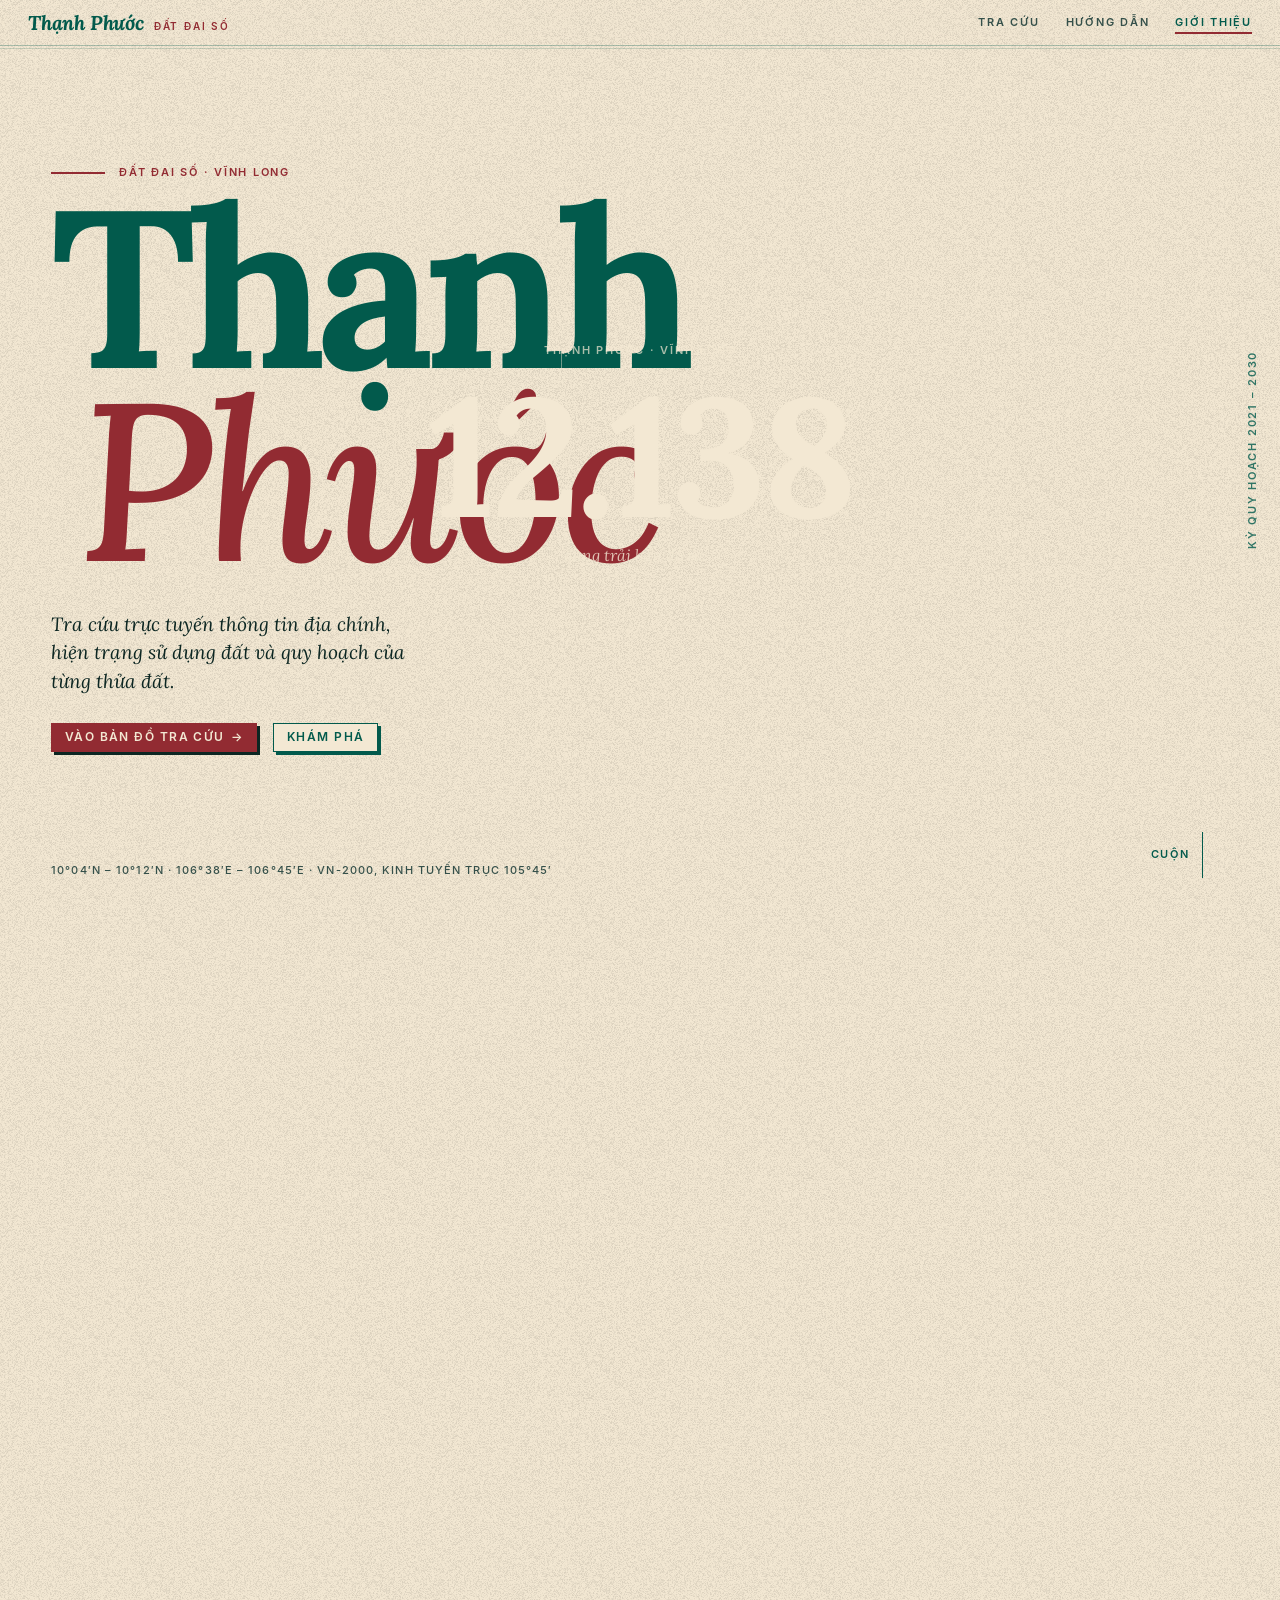
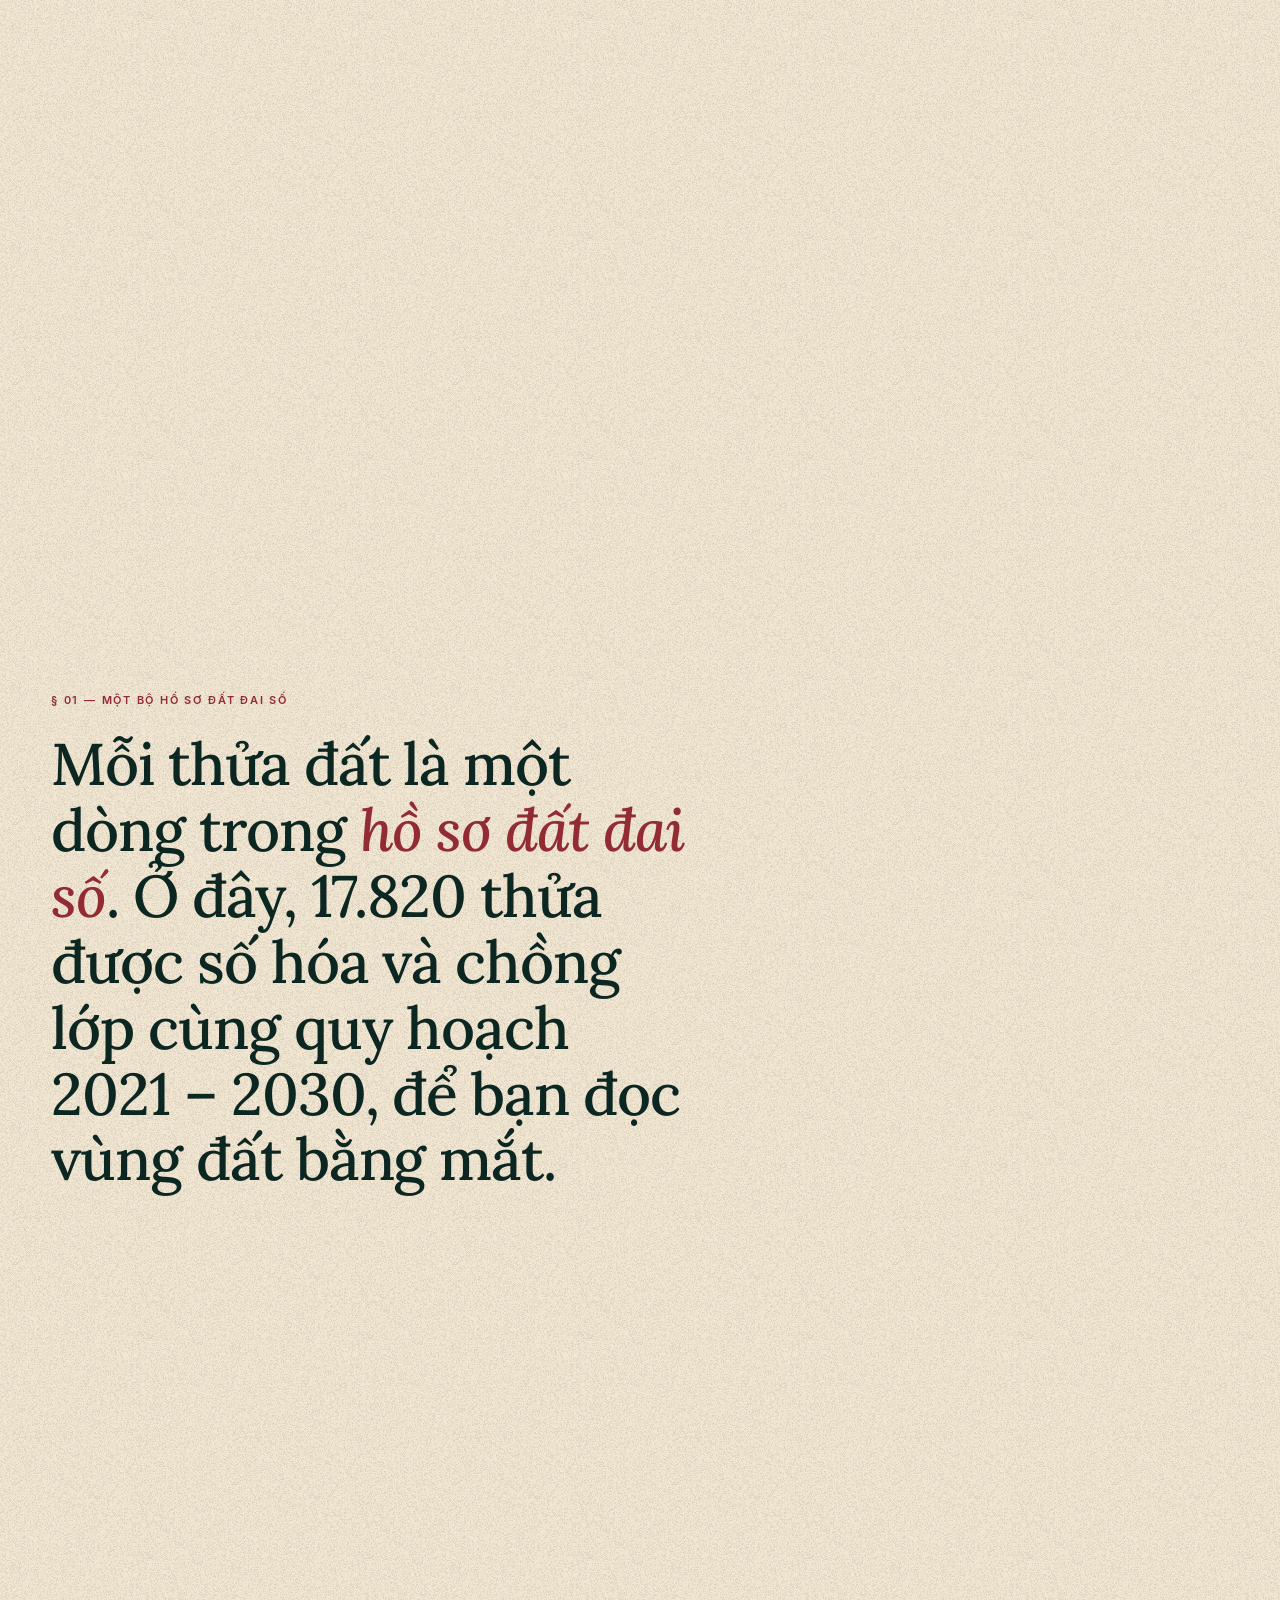
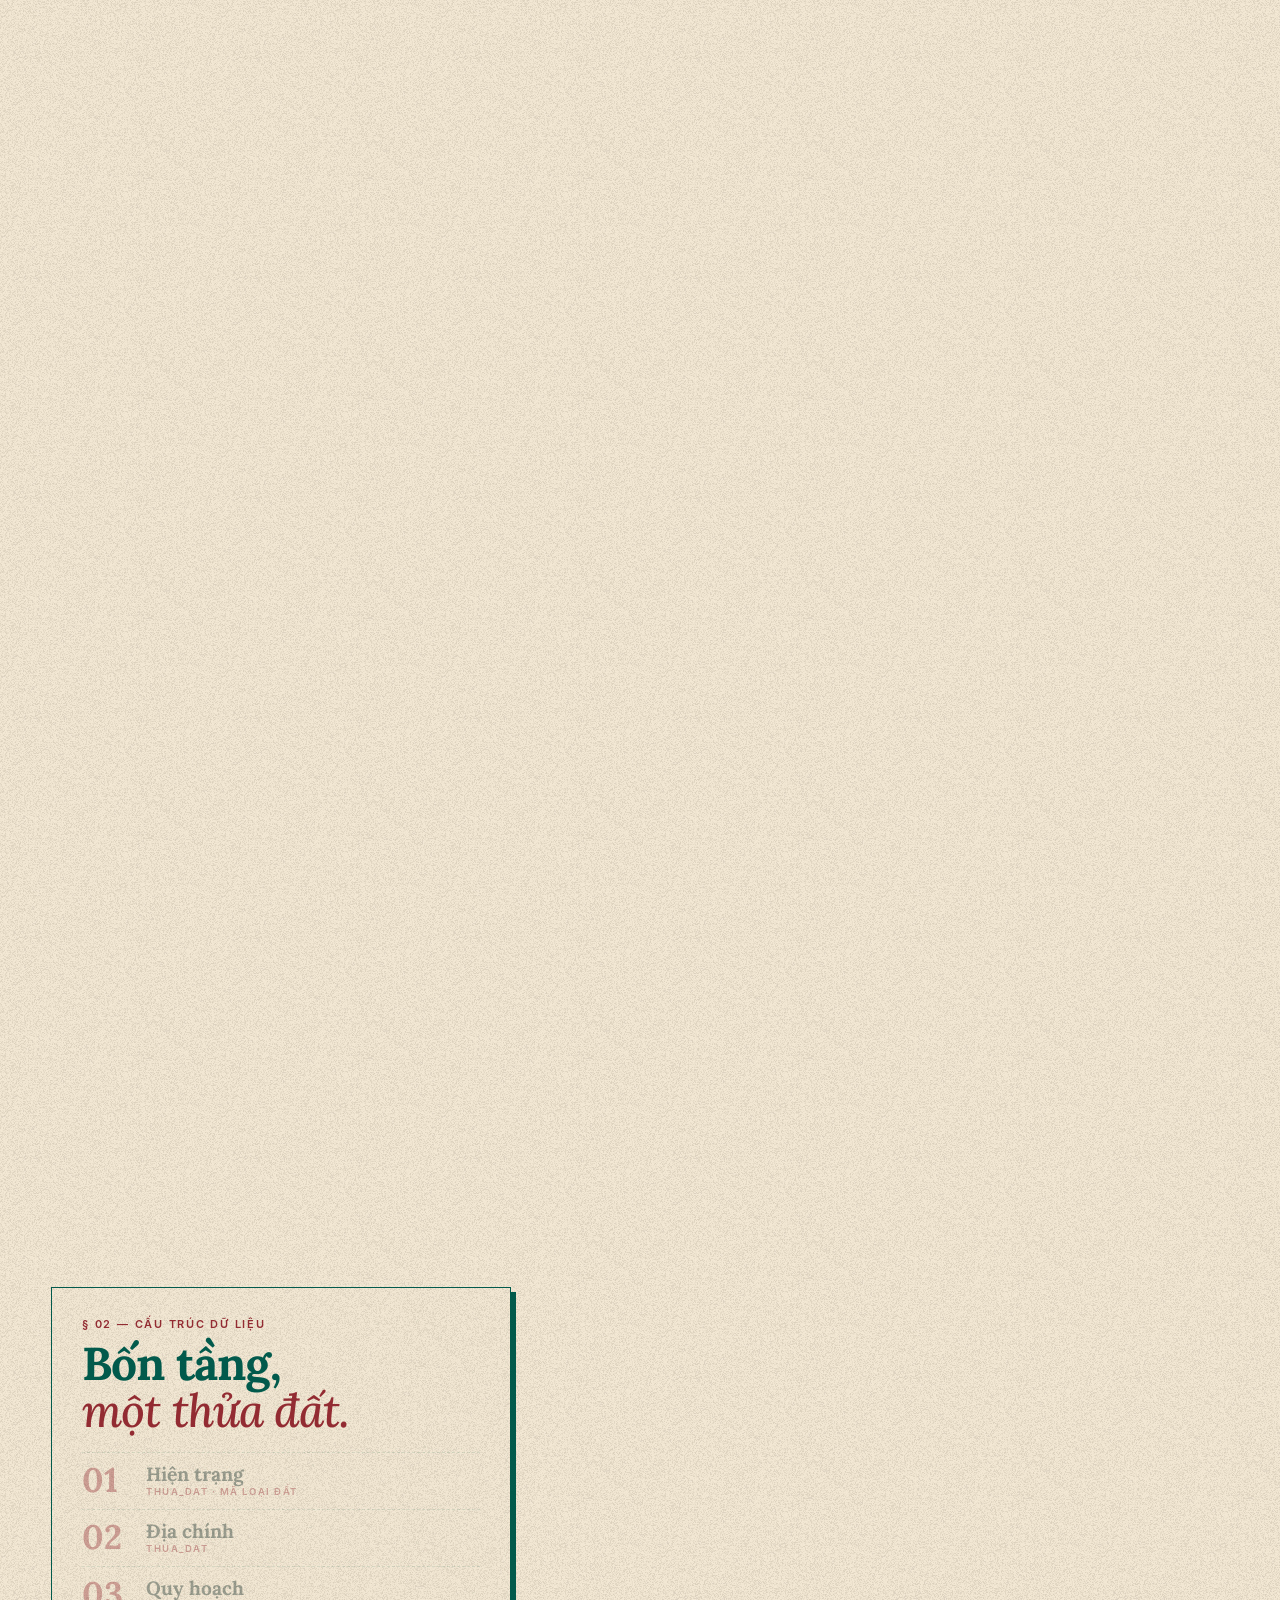
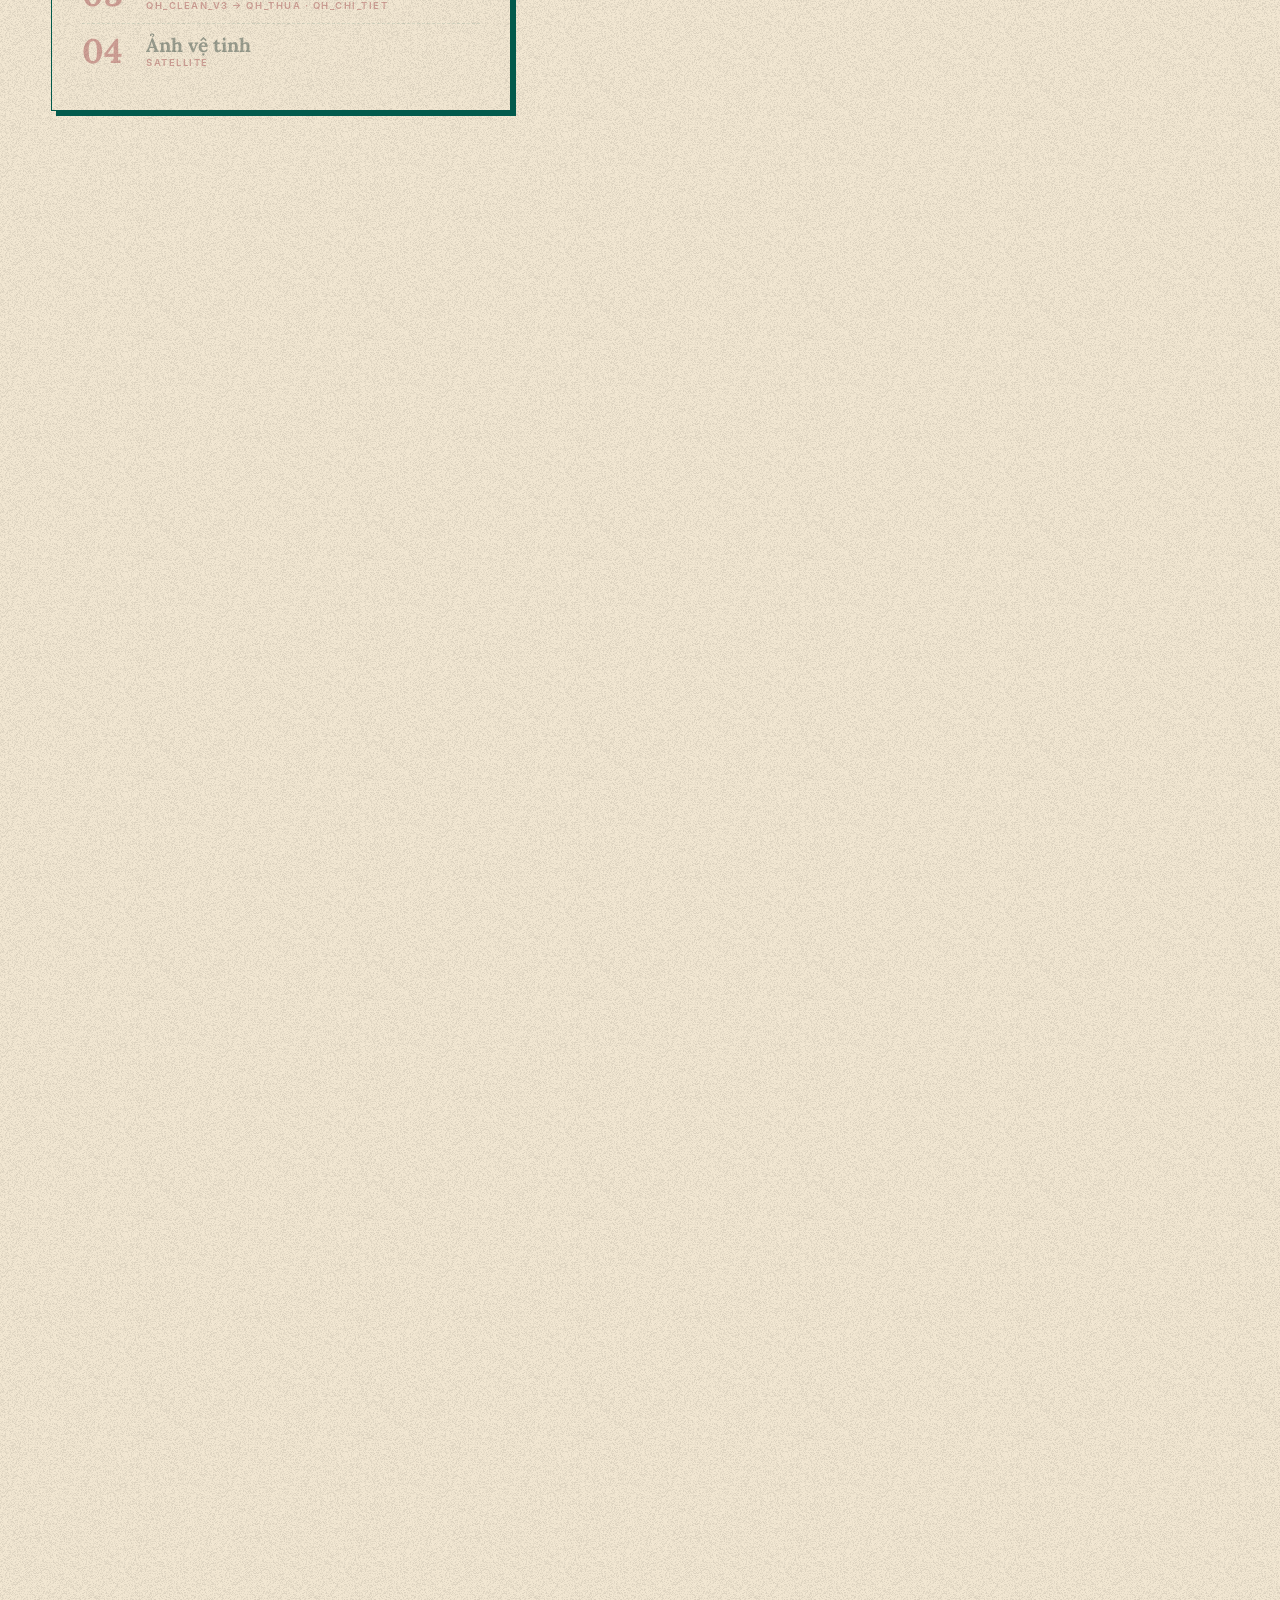
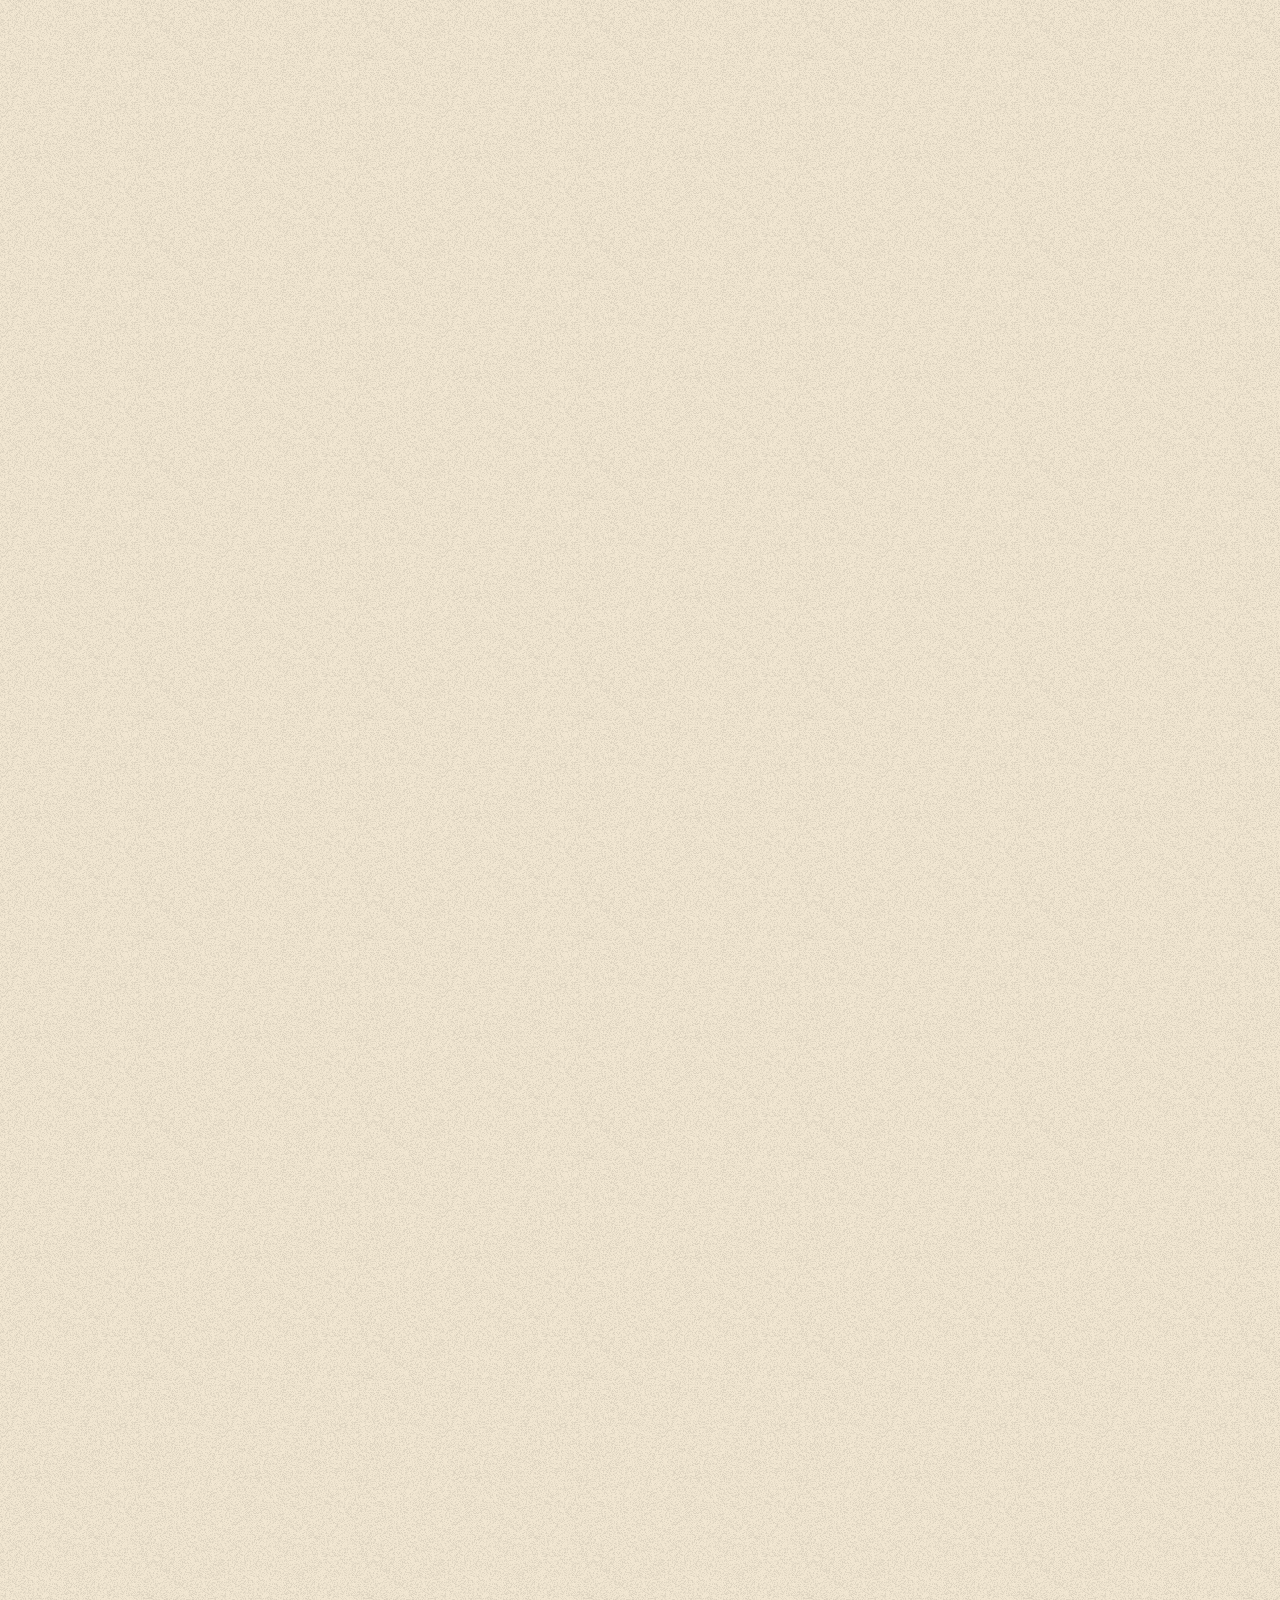
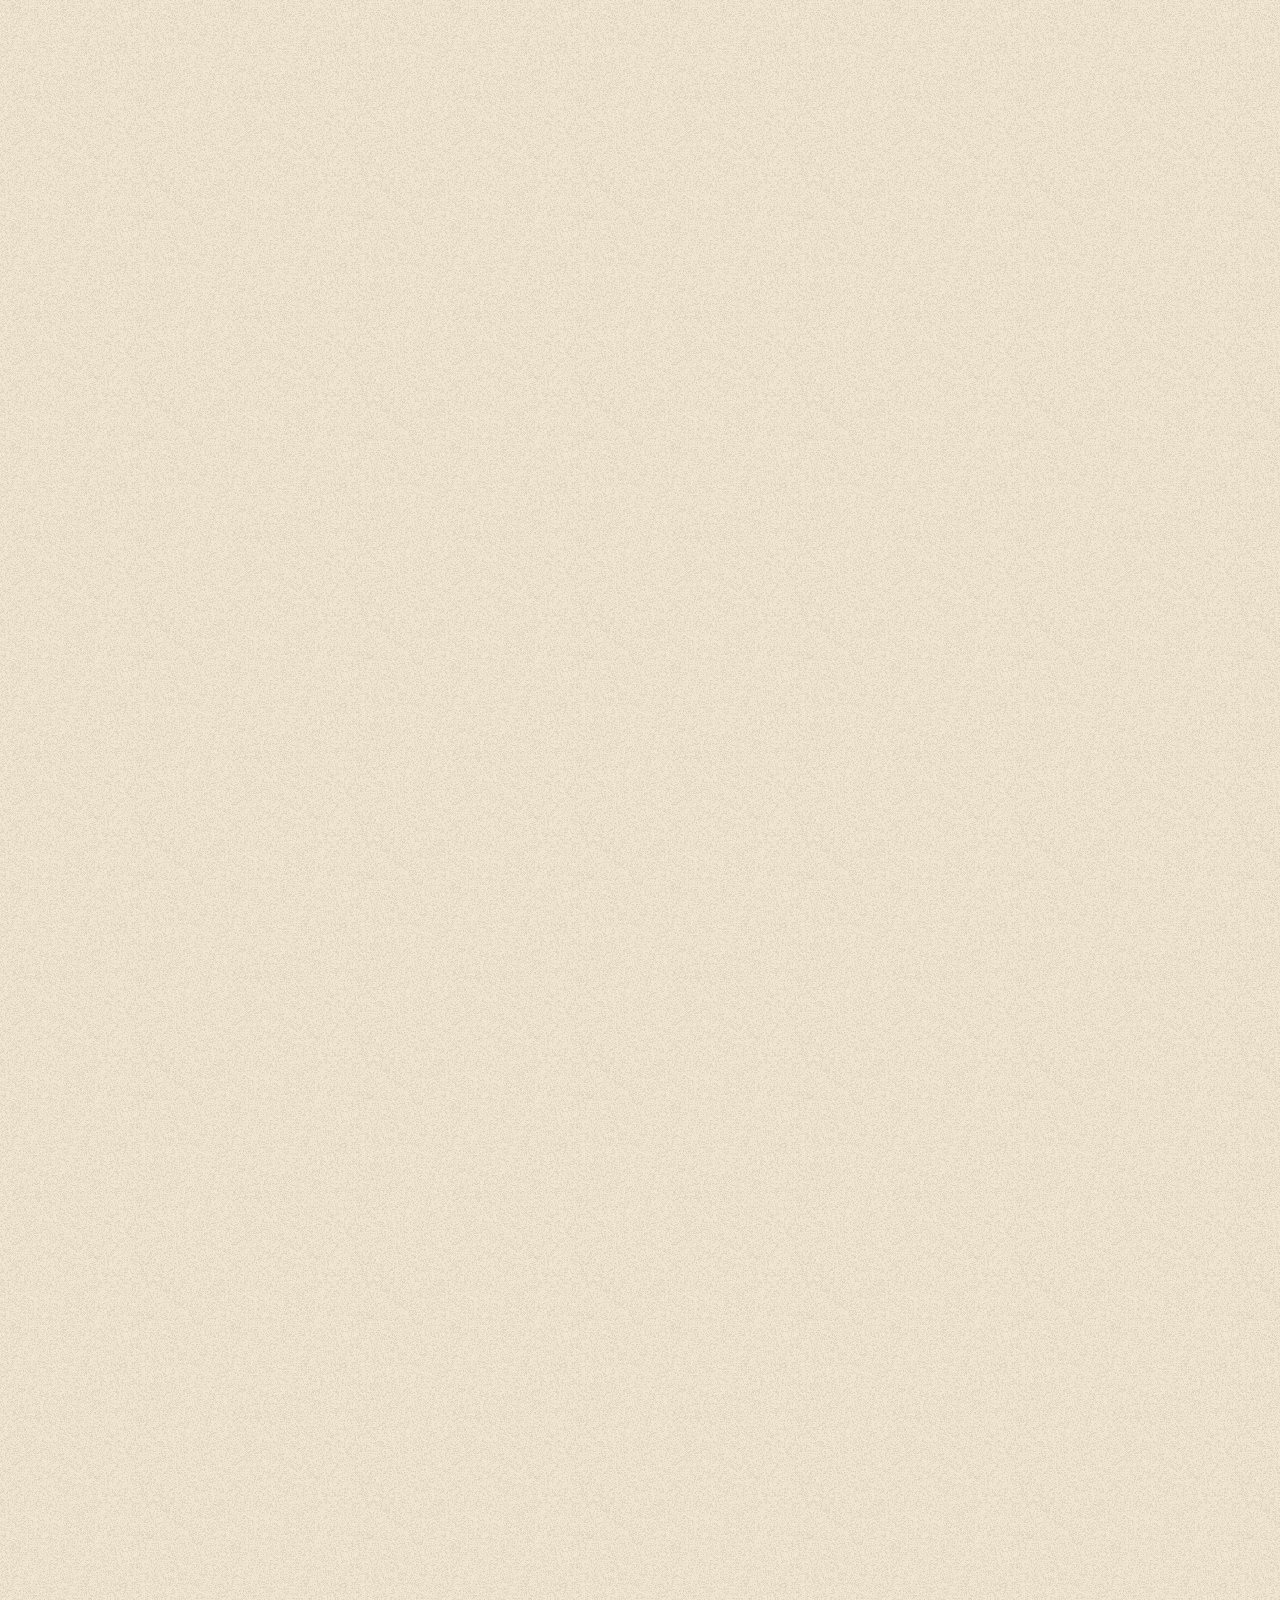
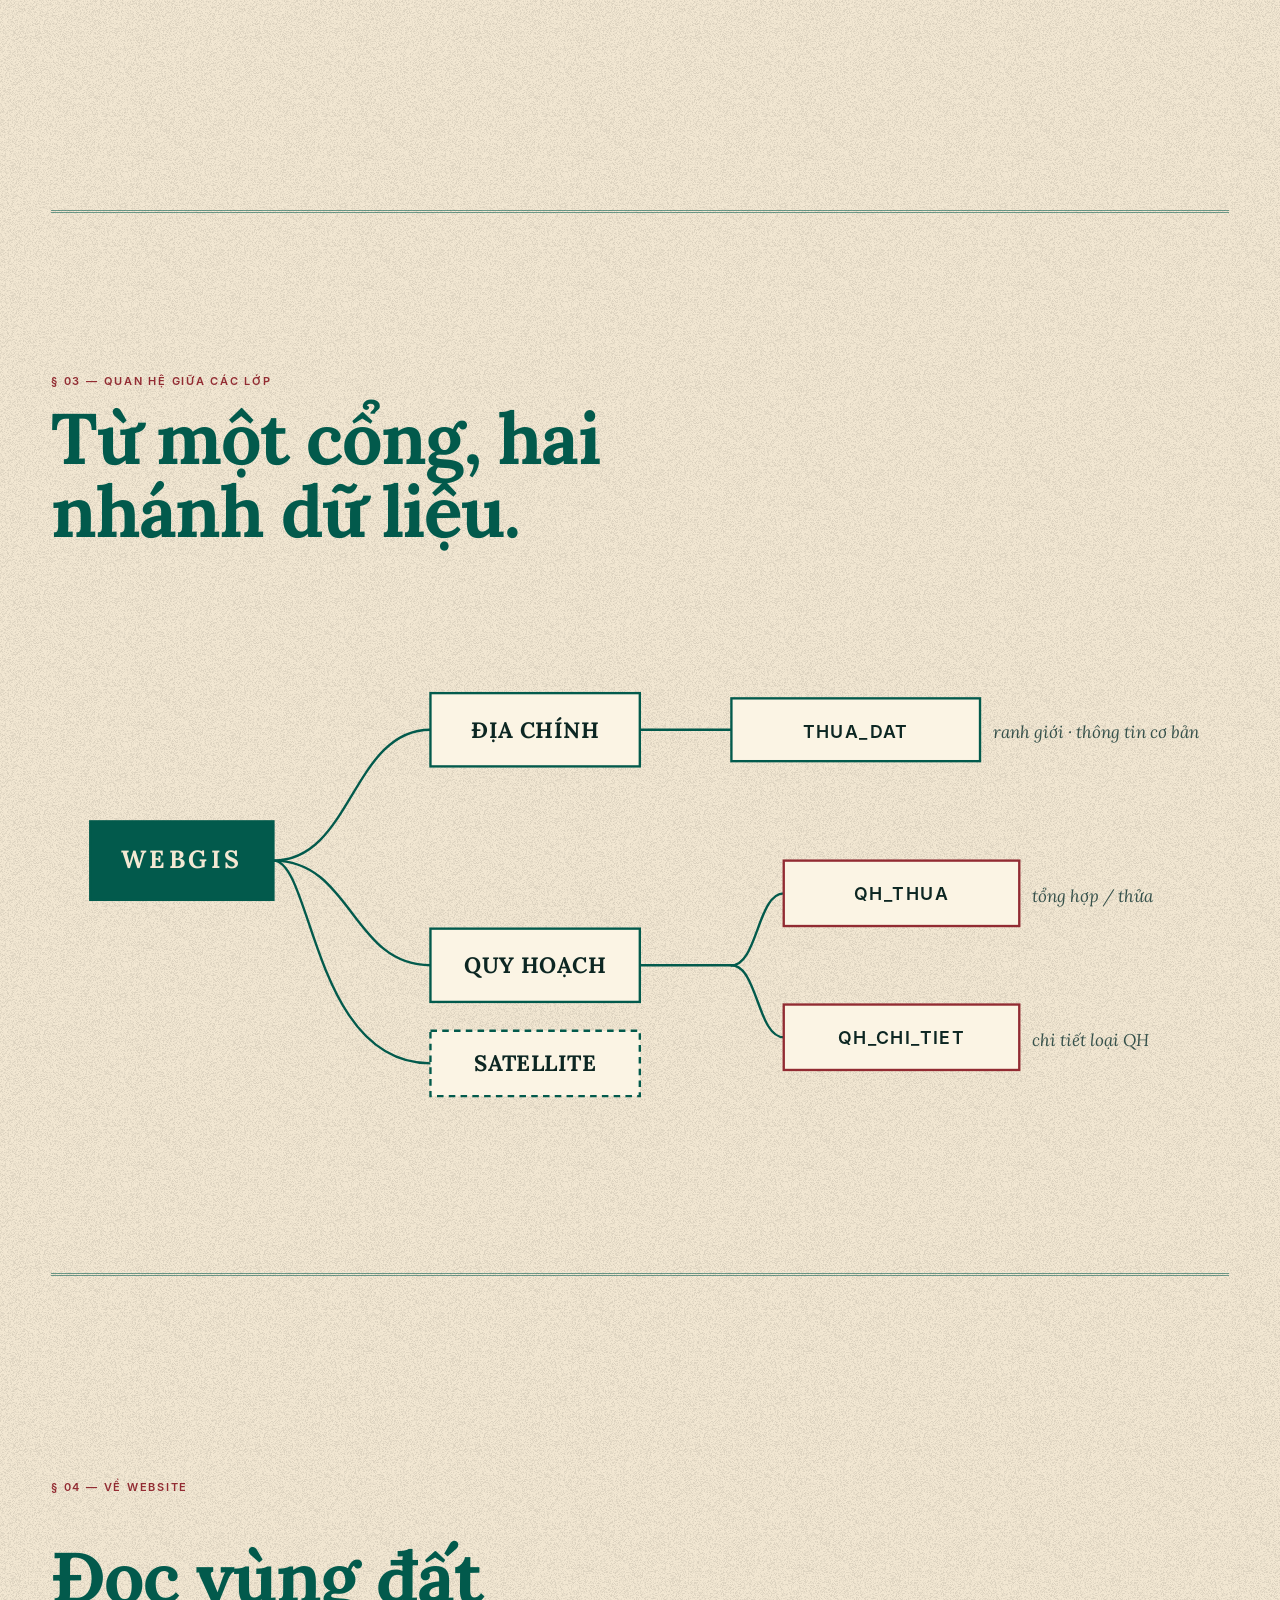
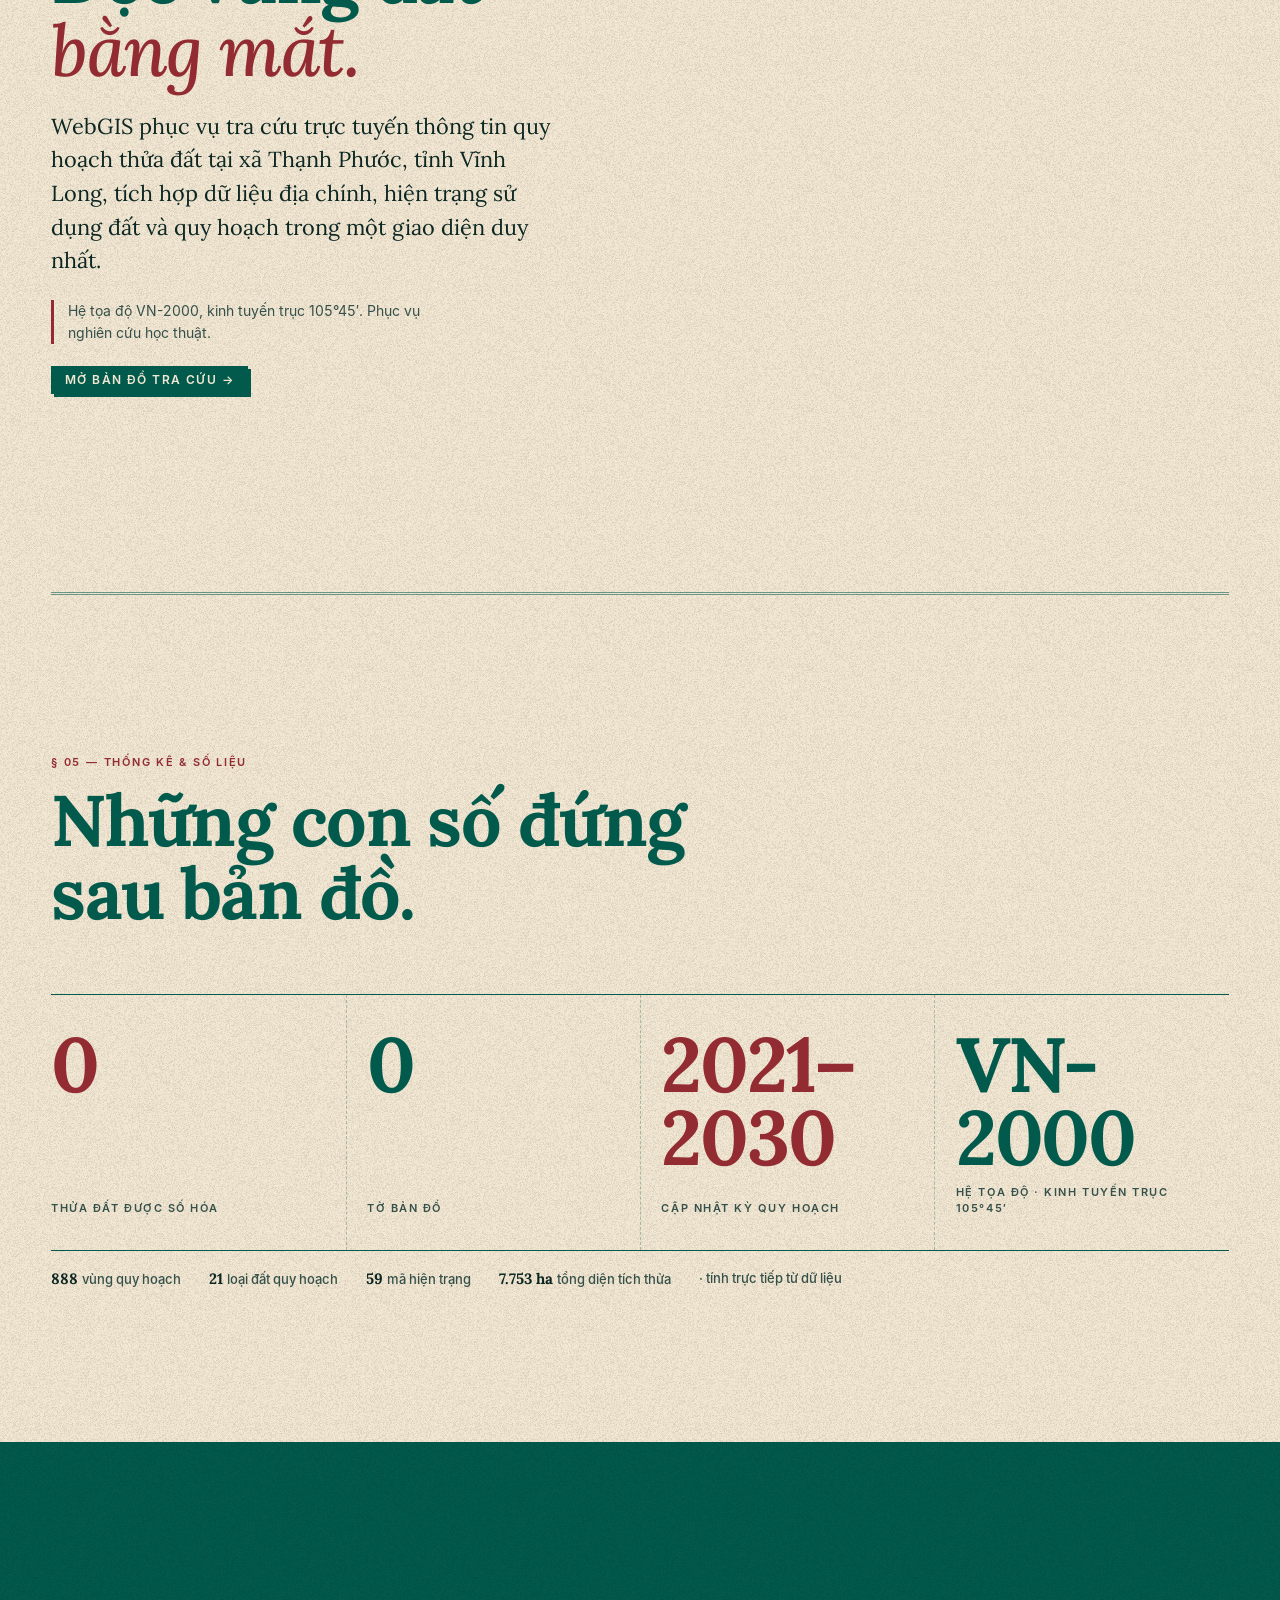
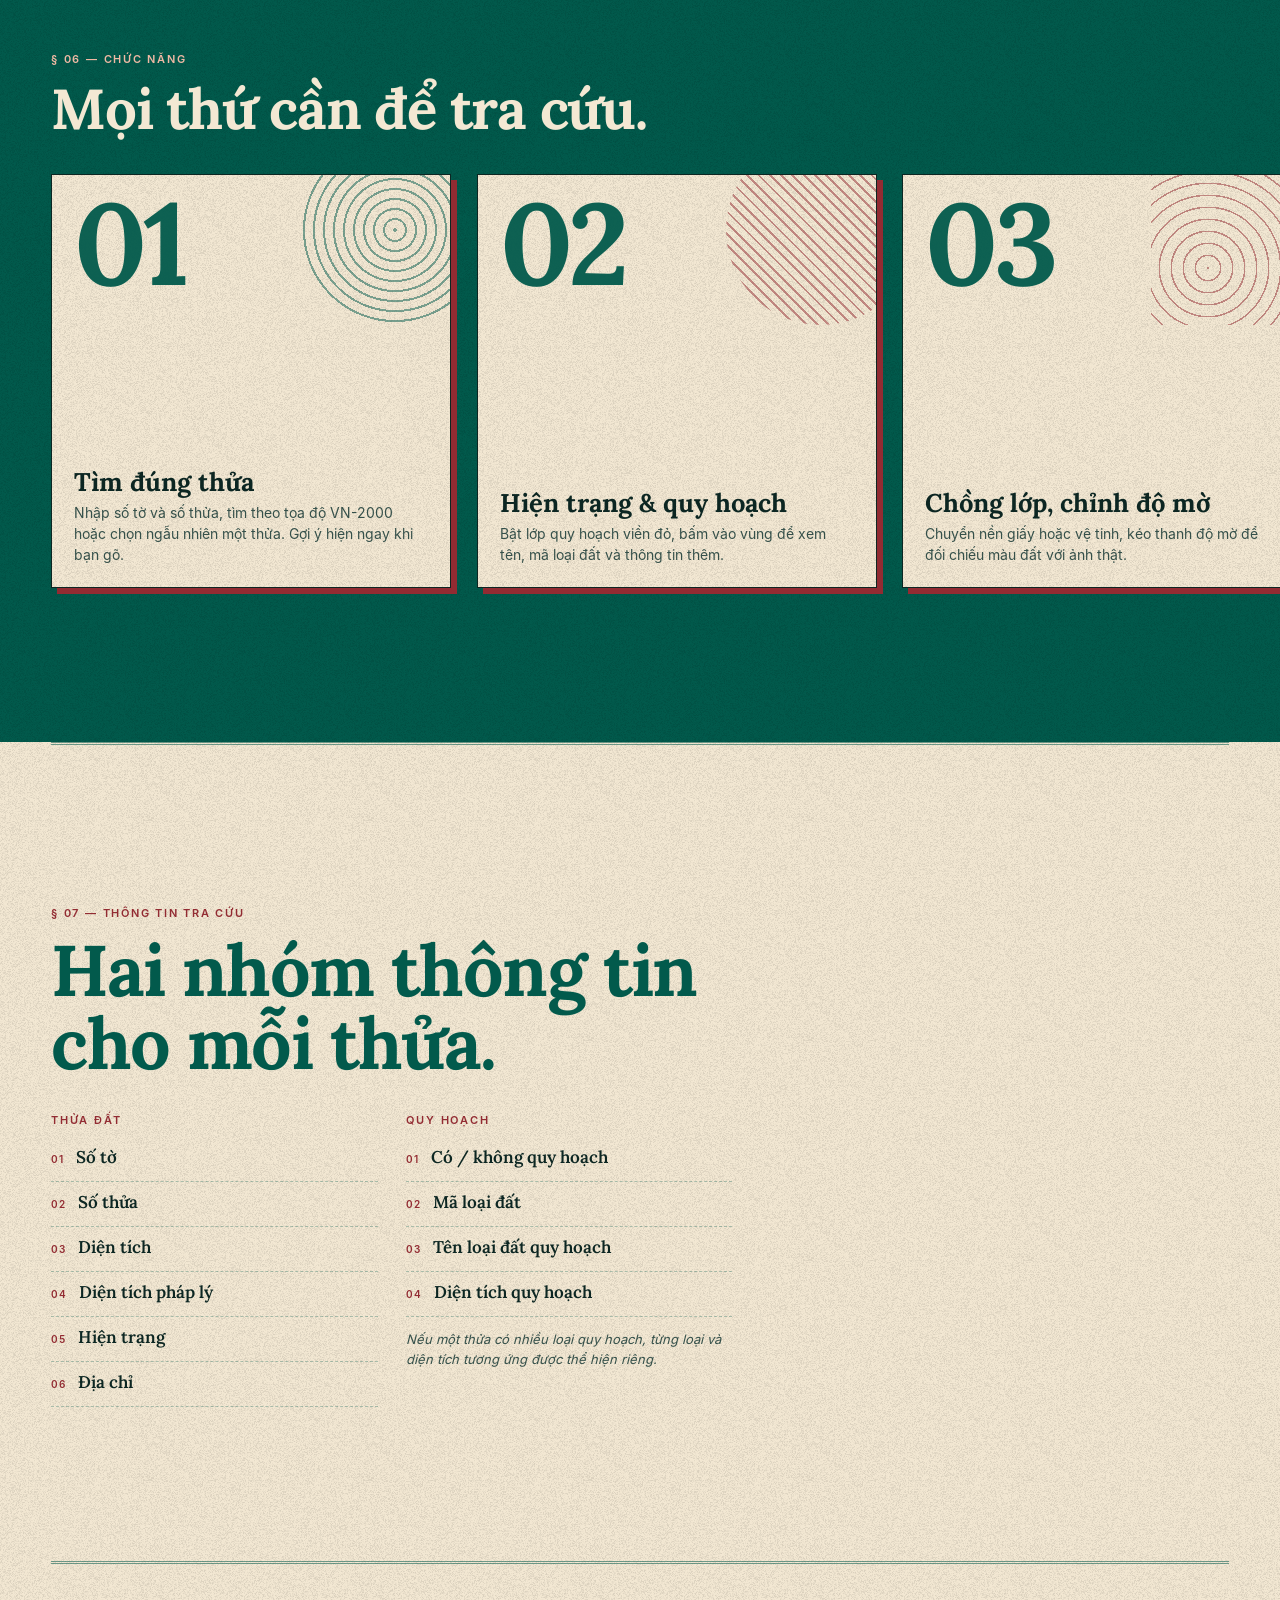
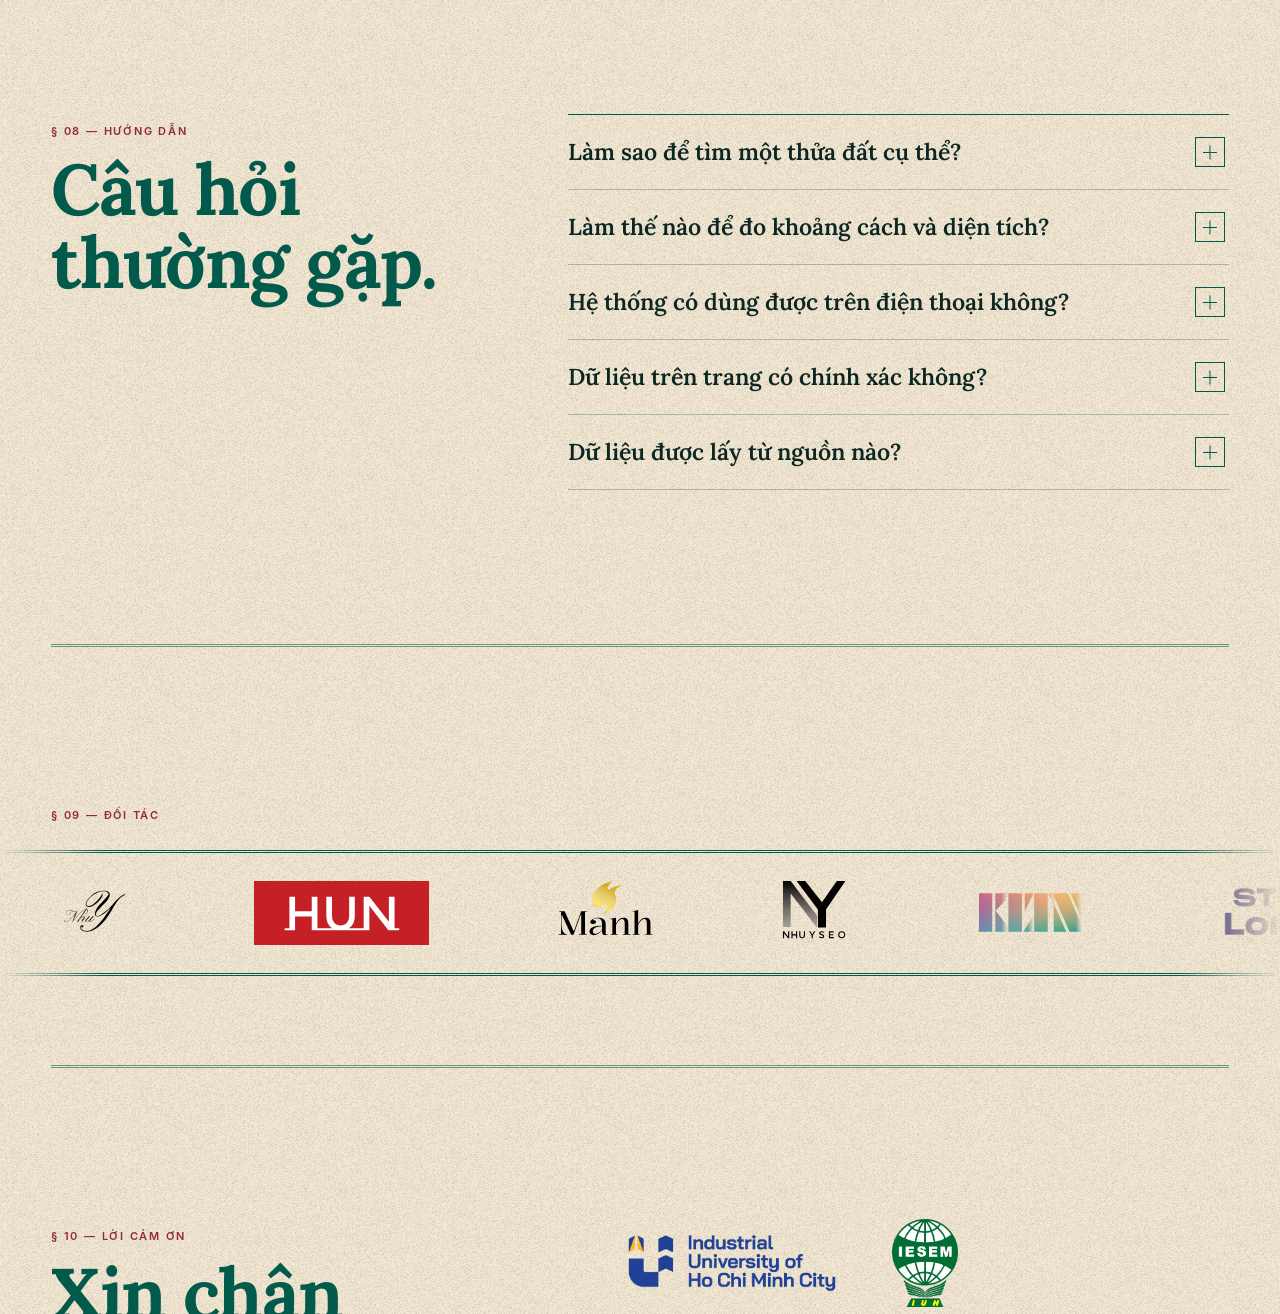
<file: landing.html>
<!doctype html>
<html lang="vi">
<head>
  <meta charset="utf-8">
  <meta name="viewport" content="width=device-width, initial-scale=1, viewport-fit=cover">
  <meta http-equiv="Content-Security-Policy" content="default-src 'self'; script-src 'self'; style-src 'self'; img-src 'self' data: blob:; font-src 'self'; connect-src 'self'; object-src 'none'; base-uri 'none'; form-action 'none'">
  <meta name="referrer" content="no-referrer">
  <meta name="color-scheme" content="light">
  <meta name="theme-color" content="#f3e8d3">
  <title>Giới thiệu</title>
  <meta name="description" content="WebGIS tra cứu quy hoạch thửa đất: địa chính, hiện trạng và quy hoạch trên một bản đồ.">
  <link rel="canonical" href="https://hunxdan.github.io/webgis_thanhphuoc/landing.html">
  <meta property="og:type" content="website">
  <meta property="og:site_name" content="Đất đai số · Thạnh Phước">
  <meta property="og:locale" content="vi_VN">
  <meta property="og:title" content="Đất đai số · Thạnh Phước, Vĩnh Long">
  <meta property="og:description" content="WebGIS tra cứu quy hoạch thửa đất: địa chính, hiện trạng và quy hoạch trên một bản đồ.">
  <meta property="og:url" content="https://hunxdan.github.io/webgis_thanhphuoc/landing.html">
  <meta property="og:image" content="https://hunxdan.github.io/webgis_thanhphuoc/assets/img/og-image.png">
  <meta property="og:image:type" content="image/png">
  <meta property="og:image:width" content="1200">
  <meta property="og:image:height" content="630">
  <meta property="og:image:alt" content="Bản đồ thửa đất xã Thạnh Phước, Vĩnh Long — Đất đai số">
  <meta name="twitter:card" content="summary_large_image">
  <meta name="twitter:title" content="Đất đai số · Thạnh Phước, Vĩnh Long">
  <meta name="twitter:description" content="WebGIS tra cứu quy hoạch thửa đất: địa chính, hiện trạng và quy hoạch trên một bản đồ.">
  <meta name="twitter:image" content="https://hunxdan.github.io/webgis_thanhphuoc/assets/img/og-image.png">
  <link rel="icon" href="assets/img/favicon.png" type="image/png">
  <link rel="apple-touch-icon" href="assets/img/apple-touch-icon.png">
  <link rel="stylesheet" href="assets/css/base.css">
  <link rel="stylesheet" href="assets/css/map.css">
  <link rel="stylesheet" href="assets/css/landing.css">
  <script src="assets/js/boot.js"></script>
  <script src="config.js"></script>
</head>
<body class="page-landing" data-title="Giới thiệu">
  <a class="skip" href="#main">Bỏ qua tới nội dung</a>
  <header class="bar">
    <a class="brand" href="landing.html" aria-label="Về đầu trang"><b data-cfg="TEN_XA"></b><span data-cfg="TEN_RUT_GON"></span></a>
    <nav class="nav" aria-label="Điều hướng chính">
      <a href="index.html" data-curtain>Tra cứu</a>
      <a href="huongdan.html" data-curtain>Hướng dẫn</a>
      <a href="landing.html" aria-current="page">Giới thiệu</a>
    </nav>
  </header>

  <canvas id="stage" aria-hidden="true"></canvas>

  <main id="main">
    <div id="zone">
      <!-- 1. Mở đầu -->
      <section class="hero" id="hero" aria-labelledby="hero-title">
        <div class="hero__stick">
          <p class="tag hero__kicker" id="hero-kicker"></p>
          <h1 class="hero__title" id="hero-title"><span class="ln" id="t1"></span><span class="ln ln--2" id="t2"></span></h1>
          <p class="hero__lede" id="hero-lede" data-cfg="MO_TA_NGAN"></p>
          <div class="hero__cta">
            <a class="btn btn--red" href="index.html" data-curtain>Vào bản đồ tra cứu <span aria-hidden="true">→</span></a>
            <a class="btn" href="#manifesto">Khám phá</a>
          </div>
          <p class="hero__side tag" id="hero-side" aria-hidden="true"></p>
          <p class="hero__coords num" id="hero-coords" aria-hidden="true"></p>
          <div class="hero__scroll tag" aria-hidden="true"><span>Cuộn</span><i></i></div>
        </div>
      </section>

      <!-- 2. Tuyên ngôn -->
      <section class="manifesto" id="manifesto" aria-label="Giới thiệu ngắn">
        <div class="manifesto__stick">
          <p class="tag manifesto__k">§ 01 — Một bộ hồ sơ đất đai số</p>
          <p class="manifesto__t" id="manifesto-t"></p>
        </div>
      </section>

      <!-- 3. Ba lớp dữ liệu -->
      <section class="layers" id="layers" aria-labelledby="layers-h">
        <div class="layers__stick">
          <div class="layers__txt">
            <p class="tag">§ 02 — Cấu trúc dữ liệu</p>
            <h2 id="layers-h">Bốn tầng,<br><em>một thửa đất.</em></h2>
            <ol class="steps" id="steps">
              <li class="step" data-i="1">
                <span class="step__n num">01</span>
                <div><h3>Hiện trạng</h3><p class="step__src tag">THUA_DAT · mã loại đất</p>
                  <p>Mỗi thửa mang màu của loại đất đang sử dụng: lúa, thủy sản, đất ở, rừng…</p></div>
              </li>
              <li class="step" data-i="2">
                <span class="step__n num">02</span>
                <div><h3>Địa chính</h3><p class="step__src tag">THUA_DAT</p>
                  <p>Ranh giới và thông tin cơ bản của thửa: số tờ, số thửa, diện tích, hiện trạng, địa chỉ.</p></div>
              </li>
              <li class="step" data-i="3">
                <span class="step__n num">03</span>
                <div><h3>Quy hoạch</h3><p class="step__src tag">QH_Clean_v3 → QH_THUA · QH_CHI_TIET</p>
                  <p>Dữ liệu quy hoạch đã chuẩn hóa (viền đỏ), tổng hợp theo từng thửa và chi tiết theo loại đất quy hoạch.</p></div>
              </li>
              <li class="step" data-i="0">
                <span class="step__n num">04</span>
                <div><h3>Ảnh vệ tinh</h3><p class="step__src tag">Satellite</p>
                  <p>Lớp nền hỗ trợ định vị và đối chiếu không gian.</p></div>
              </li>
            </ol>
          </div>
          <div class="lbls" aria-hidden="true">
            <span class="lbl" data-i="3"><i></i>Quy hoạch</span>
            <span class="lbl" data-i="2"><i></i>Địa chính</span>
            <span class="lbl" data-i="1"><i></i>Hiện trạng</span>
            <span class="lbl" data-i="0"><i></i>Ảnh vệ tinh</span>
          </div>
        </div>
      </section>
    </div>

    <!-- 4. Sơ đồ cấu trúc -->
    <section class="sec tree-sec" id="structure" aria-labelledby="tree-h">
      <div class="wrap">
        <p class="tag red">§ 03 — Quan hệ giữa các lớp</p>
        <h2 class="h2" id="tree-h" data-split>Từ một cổng, hai nhánh dữ liệu.</h2>
        <div class="tree" id="tree">
          <svg viewBox="0 0 900 380" role="img" aria-label="Sơ đồ: WebGIS gồm nhánh Địa chính (THUA_DAT) và nhánh Quy hoạch (gồm QH_THUA và QH_CHI_TIET), cùng lớp nền Satellite.">
            <g class="tr-lines" fill="none">
              <path d="M170 190 C 230 190, 230 90, 290 90"/>
              <path d="M170 190 C 230 190, 230 270, 290 270"/>
              <path d="M170 190 C 200 190, 200 345, 290 345"/>
              <path d="M450 90 L 520 90"/>
              <path d="M450 270 L 520 270"/>
              <path d="M520 270 C 540 270, 540 215, 560 215"/>
              <path d="M520 270 C 540 270, 540 325, 560 325"/>
              <path d="M740 215 L 760 215" class="tr-soft"/>
            </g>
            <g class="tr-node tr-root"><rect x="30" y="160" width="140" height="60"/><text x="100" y="196" text-anchor="middle">WEBGIS</text></g>
            <g class="tr-node"><rect x="290" y="62" width="160" height="56"/><text x="370" y="96" text-anchor="middle">ĐỊA CHÍNH</text></g>
            <g class="tr-node tr-data"><rect x="520" y="66" width="190" height="48"/><text x="615" y="96" text-anchor="middle">THUA_DAT</text></g>
            <g class="tr-node"><rect x="290" y="242" width="160" height="56"/><text x="370" y="276" text-anchor="middle">QUY HOẠCH</text></g>
            <g class="tr-node tr-data tr-redb"><rect x="560" y="190" width="180" height="50"/><text x="650" y="220" text-anchor="middle">QH_THUA</text></g>
            <g class="tr-node tr-data tr-redb"><rect x="560" y="300" width="180" height="50"/><text x="650" y="330" text-anchor="middle">QH_CHI_TIET</text></g>
            <g class="tr-node tr-sat"><rect x="290" y="320" width="160" height="50"/><text x="370" y="351" text-anchor="middle">SATELLITE</text></g>
            <text class="tr-note" x="720" y="96">ranh giới · thông tin cơ bản</text>
            <text class="tr-note" x="750" y="222">tổng hợp / thửa</text>
            <text class="tr-note" x="750" y="332">chi tiết loại QH</text>
          </svg>
        </div>
      </div>
    </section>

    <!-- 5. Về website -->
    <section class="sec about" id="about" aria-labelledby="about-h">
      <div class="wrap about__grid">
        <div class="about__txt">
          <p class="tag red">§ 04 — Về website</p>
          <h2 class="h2" id="about-h" data-split>Đọc vùng đất<br><em>bằng mắt.</em></h2>
          <p class="lead" id="about-p"></p>
          <p class="about__note" id="about-n"></p>
          <a class="btn btn--solid" href="index.html" data-curtain>Mở bản đồ tra cứu →</a>
        </div>
        <div class="about__fig">
          <canvas id="sil" aria-label="Sơ đồ ranh giới thửa của xã; kính lúp phóng to và tô màu hiện trạng sử dụng đất" role="img"></canvas>
        </div>
      </div>
    </section>

    <!-- 6. Số liệu -->
    <section class="sec stats" id="stats" aria-labelledby="stats-h">
      <div class="wrap">
        <p class="tag red">§ 05 — Thống kê &amp; số liệu</p>
        <h2 class="h2" id="stats-h" data-split>Những con số đứng sau bản đồ.</h2>
        <ul class="stat-grid" id="stat-grid"></ul>
        <ul class="stat-derived" id="stat-derived" aria-label="Số liệu tính trực tiếp từ dữ liệu"></ul>
      </div>
    </section>

    <!-- 7. Chức năng (cuộn ngang) -->
    <section class="feat" id="feat" aria-labelledby="feat-h">
      <div class="feat__stick">
        <div class="feat__head">
          <p class="tag red">§ 06 — Chức năng</p>
          <h2 class="h2" id="feat-h" data-split>Mọi thứ cần để tra cứu.</h2>
        </div>
        <div class="feat__track" id="feat-track"></div>
      </div>
    </section>

    <!-- 8. Thông tin tra cứu -->
    <section class="sec lookup" id="lookup" aria-labelledby="lk-h">
      <div class="wrap lookup__grid">
        <div>
          <p class="tag red">§ 07 — Thông tin tra cứu</p>
          <h2 class="h2" id="lk-h" data-split>Hai nhóm thông tin cho mỗi thửa.</h2>
          <div class="lk-cols">
            <div><h3 class="tag">Thửa đất</h3><ul class="lk-list">
              <li>Số tờ</li><li>Số thửa</li><li>Diện tích</li><li>Diện tích pháp lý</li><li>Hiện trạng</li><li>Địa chỉ</li></ul></div>
            <div><h3 class="tag">Quy hoạch</h3><ul class="lk-list">
              <li>Có / không quy hoạch</li><li>Mã loại đất</li><li>Tên loại đất quy hoạch</li><li>Diện tích quy hoạch</li></ul>
              <p class="lk-note">Nếu một thửa có nhiều loại quy hoạch, từng loại và diện tích tương ứng được thể hiện riêng.</p></div>
          </div>
        </div>
        <div class="lookup__card" id="lk-card" aria-label="Ví dụ thẻ thông tin của một thửa đất trong dữ liệu"></div>
      </div>
    </section>

    <!-- 9. FAQ -->
    <section class="sec faq" id="faq" aria-labelledby="faq-h">
      <div class="wrap faq__grid">
        <div>
          <p class="tag red">§ 08 — Hướng dẫn</p>
          <h2 class="h2" id="faq-h" data-split>Câu hỏi thường gặp.</h2>
        </div>
        <div class="faq__list" id="faq-list"></div>
      </div>
    </section>

    <!-- 10. Đối tác -->
    <section class="sec partners" id="partners" aria-labelledby="pt-h">
      <div class="wrap"><p class="tag red">§ 09 — Đối tác</p><h2 class="sr-only" id="pt-h">Đối tác</h2></div>
      <div class="marquee" id="marquee" aria-label="Logo đối tác"><div class="marquee__row" id="marquee-row"></div></div>
    </section>

    <!-- 11. Lời cảm ơn -->
    <section class="sec thanks" id="thanks" aria-labelledby="th-h">
      <div class="wrap thanks__grid">
        <div>
          <p class="tag red">§ 10 — Lời cảm ơn</p>
          <h2 class="h2" id="th-h" data-split>Xin chân thành cảm ơn.</h2>
        </div>
        <div class="thanks__body" id="thanks-body"></div>
      </div>
    </section>
  </main>

  <footer class="foot">
    <a class="foot__cta" href="index.html" data-curtain><span>Sẵn sàng tra cứu</span><b>Mở bản đồ <i aria-hidden="true">→</i></b></a>
    <div class="foot__bar">
      <p id="foot-team"></p>
      <p id="foot-copy"></p>
    </div>
  </footer>

  <div class="toast" id="toast" role="status" aria-live="polite"></div>
  <div class="loader" id="loader" role="status" aria-live="polite">
    <p class="tag" id="loader-tag"></p>
    <p class="loader__n num" id="loader-n">0</p>
    <p class="loader__t">đang trải bản đồ ra…</p>
  </div>
  <canvas id="grain" aria-hidden="true"></canvas>
  <canvas id="curtain" aria-hidden="true"></canvas>
  <script defer src="assets/js/landing.js"></script>
</body>
</html>
</file>
<file: assets/css/base.css>
/* base.css — nền tảng thiết kế "Đất đai số": giấy kem · lục thẫm · son đỏ */
@font-face { font-family: 'Lora'; src: url('../fonts/lora.woff') format('woff'); font-weight: 400 700; font-style: normal; font-display: swap; }
@font-face { font-family: 'Lora'; src: url('../fonts/lora-italic.woff') format('woff'); font-weight: 400 700; font-style: italic; font-display: swap; }
@font-face { font-family: 'Inter'; src: url('../fonts/inter-400.woff') format('woff'); font-weight: 400; font-display: swap; }
@font-face { font-family: 'Inter'; src: url('../fonts/inter-500.woff') format('woff'); font-weight: 500; font-display: swap; }
@font-face { font-family: 'Inter'; src: url('../fonts/inter-600.woff') format('woff'); font-weight: 600 700; font-display: swap; }

:root {
  --r: 0; --r-s: 0;
  --paper: #f3e8d3;      /* 60% */
  --paper-2: #eadcbf;
  --paper-3: #dccba5;
  --green: #025a4c;      /* 30% */
  --green-2: #0a7563;
  --ink: #0c2622;
  --ink-soft: #35504a;
  --red: #922b32;        /* 10% */
  --red-2: #b44049;
  --line: rgba(2, 90, 76, .3);
  --serif: 'Lora', 'Iowan Old Style', 'Palatino Linotype', Georgia, serif;
  --sans: 'Inter', system-ui, -apple-system, 'Segoe UI', Roboto, sans-serif;
  --bar-h: 46px;
  --ease: cubic-bezier(.2, .7, .1, 1);
}

*, *::before, *::after { box-sizing: border-box; }
[hidden] { display: none !important; }
html { -webkit-text-size-adjust: 100%; scroll-behavior: auto; }
body { margin: 0; background: var(--paper); color: var(--ink); font: 400 15px/1.55 var(--sans); -webkit-font-smoothing: antialiased; text-rendering: optimizeLegibility; overflow-x: hidden; }
img, svg, canvas { display: block; max-width: 100%; }
a { color: inherit; }
button, input { font: inherit; color: inherit; }
button { cursor: pointer; }
::selection { background: var(--red); color: var(--paper); }
:focus-visible { outline: 2px solid var(--red); outline-offset: 2px; }
.sr-only { position: absolute !important; width: 1px; height: 1px; overflow: hidden; clip: rect(0 0 0 0); white-space: nowrap; }
.skip { position: fixed; left: 8px; top: -60px; z-index: 200; background: var(--green); color: var(--paper); padding: 8px 14px; text-decoration: none; }
.skip:focus { top: 8px; }

/* ---------- nhãn & nút ---------- */
.tag { font: 600 11px/1.2 var(--sans); letter-spacing: .16em; text-transform: uppercase; }
.num { font-variant-numeric: tabular-nums lining-nums; }
.btn {
  display: inline-flex; align-items: center; gap: .55em; padding: .62em 1.05em; border: 1.5px solid var(--green);
  background: var(--paper); color: var(--green); font: 600 12px/1 var(--sans); letter-spacing: .12em; text-transform: uppercase;
  text-decoration: none; box-shadow: 3px 3px 0 var(--green); transition: transform .18s var(--ease), box-shadow .18s var(--ease), background .18s, color .18s;
}
.btn { border-radius: var(--r-s); }
.btn:hover { transform: translate(2px, 2px); box-shadow: 1px 1px 0 var(--green); }
.btn:active { transform: translate(3px, 3px); box-shadow: 0 0 0 var(--green); }
.btn--solid { background: var(--green); color: var(--paper); }
.btn--red { background: var(--red); border-color: var(--red); color: var(--paper); box-shadow: 3px 3px 0 var(--ink); }
.btn--red:hover { box-shadow: 1px 1px 0 var(--ink); }
.btn[aria-pressed='true'] { background: var(--green); color: var(--paper); }
.btn svg { width: 1.2em; height: 1.2em; flex: none; }

/* ---------- thanh điều hướng mỏng ---------- */
.bar {
  position: fixed; inset: 0 0 auto 0; z-index: 60; height: var(--bar-h); display: flex; align-items: center; justify-content: space-between;
  padding: 0 clamp(14px, 2.4vw, 28px); background: color-mix(in srgb, var(--paper) 90%, transparent); backdrop-filter: blur(8px);
  border-bottom: 1px solid var(--line);
}
.bar::after { content: ''; position: absolute; left: 0; right: 0; bottom: -4px; height: 1px; background: var(--line); opacity: .6; }
.brand { display: flex; align-items: baseline; gap: 10px; text-decoration: none; }
.brand b { font: italic 700 20px/1 var(--serif); color: var(--green); letter-spacing: -.01em; }
.brand span { font: 600 10px/1 var(--sans); letter-spacing: .18em; text-transform: uppercase; color: var(--red); }
.nav { display: flex; gap: clamp(12px, 2.4vw, 26px); align-items: center; }
.nav a { font: 600 11px/1 var(--sans); letter-spacing: .16em; text-transform: uppercase; text-decoration: none; color: var(--ink-soft); padding: 6px 0; position: relative; }
.nav a::after { content: ''; position: absolute; left: 0; right: 0; bottom: 0; height: 2px; background: var(--red); transform: scaleX(0); transform-origin: left; transition: transform .3s var(--ease); }
.nav a:hover::after, .nav a[aria-current='page']::after { transform: scaleX(1); }
.nav a[aria-current='page'] { color: var(--green); }
@media (max-width: 560px) { /* ba mục điều hướng vẫn vừa một hàng trên điện thoại */
  .brand span { display: none; }
  .brand b { font-size: 17px; }
  .nav { gap: 12px; }
  .nav a { letter-spacing: .06em; font-size: 10.5px; }
}

/* ---------- lớp phủ: hạt giấy + chuyển cảnh ---------- */
#grain { display: none; } /* hạt giấy nay là nền của các bề mặt giấy (biến --grain), không còn lớp phủ toàn màn hình */
body, .bar { background-image: var(--grain, none); background-size: 220px 220px; }
#curtain { position: fixed; inset: 0; z-index: 100; width: 100%; height: 100%; pointer-events: none; }
html.js:not(.curtain-ready) #curtain { background: var(--green); }
html.js:not(.curtain-ready) body { visibility: hidden; }

/* tách chữ */
.sp-m { display: inline-block; overflow: hidden; vertical-align: top; padding: .08em .02em .14em; margin: -.08em -.02em -.14em; }
.sp-w { display: inline-block; white-space: pre; will-change: transform; }
.sp-c { display: inline-block; will-change: transform; }

/* toast */
.toast { position: fixed; left: 50%; bottom: 28px; z-index: 80; transform: translate(-50%, 20px); opacity: 0; pointer-events: none; background: var(--ink); color: var(--paper); padding: 10px 16px; font: 500 13px/1.3 var(--sans); max-width: min(92vw, 460px); box-shadow: 4px 4px 0 var(--red); transition: opacity .25s, transform .25s var(--ease); }
.toast.on { opacity: 1; transform: translate(-50%, 0); }

@media (prefers-reduced-motion: reduce) {
  *, *::before, *::after { transition-duration: .001ms !important; animation-duration: .001ms !important; }
}
</file>
<file: assets/css/map.css>
/* map.css — trang tra cứu */
.page-map { height: 100dvh; overflow: hidden; }
#map { position: fixed; inset: var(--bar-h) 0 0 0; outline: none; background: var(--paper); box-shadow: inset 0 0 140px rgba(2, 90, 76, .14); }
#map:focus-visible { outline: 2px solid var(--red); outline-offset: -4px; }
.map__bg, .map__gl, .map__over { position: absolute; inset: 0; width: 100%; height: 100%; }
.map__gl { pointer-events: none; }
.map__over { cursor: crosshair; }
.map__over.grab { cursor: grabbing; }
.is-measuring .map__over { cursor: copy; }

/* giấy ghi chú: nền sáng hơn giấy bản đồ, viền lục, bóng cứng */
.finder, .pop, .deed, .ticket, .tools .tool, .tip {
  background: #fbf4e4; border: 1.5px solid var(--green); box-shadow: 4px 4px 0 var(--green);
}

/* ---------- tìm kiếm ---------- */
.finder { position: fixed; z-index: 45; top: calc(var(--bar-h) + 14px); left: 14px; width: min(560px, calc(100vw - 28px)); }
.finder__tabs { display: flex; margin: -1.5px -1.5px 0; }
.finder__tabs button { flex: 0 0 auto; padding: 9px 16px 8px; border: 1.5px solid var(--green); border-bottom: 0; background: var(--paper-2); color: var(--ink-soft); font: 600 11px/1 var(--sans); letter-spacing: .14em; text-transform: uppercase; margin-right: -1.5px; }
.finder__tabs button[aria-selected='true'] { background: #fbf4e4; color: var(--red); box-shadow: inset 0 3px 0 var(--red); position: relative; z-index: 1; margin-bottom: -1.5px; padding-bottom: 10px; }
.finder__form { display: flex; align-items: flex-end; gap: 14px; padding: 12px 14px 14px; border-top: 1.5px solid var(--green); }
.finder__fields { display: flex; align-items: flex-end; gap: 10px; flex: 1; min-width: 0; }
.fld { display: flex; flex-direction: column; gap: 2px; flex: 1; min-width: 0; }
.fld .tag { color: var(--green); font-size: 10px; }
.fld input { width: 100%; border: 0; border-bottom: 2px solid var(--green); background: transparent; font: 700 26px/1.15 var(--serif); padding: 2px 0 3px; color: var(--ink); border-radius: 0; outline: none; }
.fld input::placeholder { color: rgba(12, 38, 34, .22); font-weight: 400; font-style: italic; }
.fld input:focus { border-bottom-color: var(--red); }
.fld--wide input { font-size: 22px; }
.fld__sep { font: 700 26px/1 var(--serif); color: var(--red); padding-bottom: 8px; }
.finder__list { list-style: none; margin: 0; padding: 0; border-top: 1.5px solid var(--green); max-height: 44vh; overflow: auto; }
.finder__list li { padding: 9px 14px; display: grid; gap: 1px; cursor: pointer; border-bottom: 1px dashed var(--line); }
.finder__list li:last-child { border-bottom: 0; }
.finder__list li b { font: 700 16px/1.25 var(--serif); }
.finder__list li span { font-size: 12px; color: var(--ink-soft); white-space: nowrap; overflow: hidden; text-overflow: ellipsis; }
.finder__list li.on, .finder__list li:hover { background: var(--green); color: var(--paper); }
.finder__list li.on span, .finder__list li:hover span { color: rgba(243, 232, 211, .8); }
.finder__chip { margin: 0; padding: 8px 14px; border-top: 1.5px solid var(--green); display: flex; justify-content: space-between; align-items: center; gap: 10px; font: 600 12px/1.3 var(--sans); background: var(--red); color: var(--paper); }
.finder__chip button { border: 0; background: none; color: inherit; font-size: 22px; line-height: 1; padding: 0 4px; }

/* ---------- công cụ ---------- */
.tool { width: 42px; height: 42px; display: grid; place-items: center; color: var(--green); padding: 0; transition: transform .18s var(--ease), box-shadow .18s var(--ease), background .18s, color .18s; }
.tool svg { width: 20px; height: 20px; }
.tool:hover { transform: translate(2px, 2px); box-shadow: 1px 1px 0 var(--green); }
.tool[aria-pressed='true'] { background: var(--green); color: var(--paper); }

/* công tắc & nhóm chọn (cũ) */
.seg { display: inline-flex; border: 1.5px solid var(--green); flex: none; }
.seg label { position: relative; }
.seg input { position: absolute; opacity: 0; inset: 0; cursor: pointer; }
.seg span { display: block; padding: 7px 14px; font: 600 11px/1 var(--sans); letter-spacing: .12em; text-transform: uppercase; color: var(--green); }
.seg input:checked + span { background: var(--green); color: var(--paper); }
.seg input:focus-visible + span { outline: 2px solid var(--red); outline-offset: 2px; }
.seg label + label { border-left: 1.5px solid var(--green); }
.sw { display: flex; align-items: center; gap: 10px; cursor: pointer; padding: 4px 0; position: relative; }
.sw input { position: absolute; opacity: 0; }
.sw i { flex: none; width: 34px; height: 18px; border: 1.5px solid var(--green); position: relative; background: var(--paper-2); transition: background .2s; }
.sw i::after { content: ''; position: absolute; top: 2px; left: 2px; width: 11px; height: 11px; background: var(--green); transition: transform .22s var(--ease), background .2s; }
.sw input:checked + i { background: var(--green); }
.sw input:checked + i::after { transform: translateX(16px); background: var(--paper); }
.sw input:focus-visible + i { outline: 2px solid var(--red); outline-offset: 2px; }
.sw span { font: 600 13px/1.2 var(--sans); }
.sw small { display: block; font: 400 11px/1.3 var(--sans); color: var(--ink-soft); }
.rng { display: grid; gap: 6px; margin-top: 4px; }
.rng input { width: 100%; accent-color: var(--red); }

/* ---------- thẻ thửa đất ---------- */
.rail { position: fixed; z-index: 42; top: calc(var(--bar-h) + 172px); left: 14px; width: 392px; max-height: calc(100dvh - var(--bar-h) - 172px - 56px); overflow: auto; display: flex; flex-direction: column; gap: 14px; padding: 0 6px 6px 0; scrollbar-width: thin; pointer-events: none; }
.rail > * { pointer-events: auto; }
.deed, .ticket { position: relative; background-image: linear-gradient(var(--line), var(--line)); background-size: 100% 1px; background-repeat: no-repeat; background-position: 0 0; flex: none; }
.deed:not([hidden]), .ticket:not([hidden]) { animation: deedIn .6s var(--ease) both; }
@keyframes deedIn { from { opacity: 0; transform: translateX(-34px) rotate(-1.2deg); } to { opacity: 1; transform: none; } }
.deed::before { content: ''; position: absolute; inset: 5px; border: 1px solid var(--line); pointer-events: none; }
.deed__head { position: relative; padding: 16px 18px 6px; }
.deed__head .tag { color: var(--red); margin: 0 0 4px; }
.deed__head .x { position: absolute; right: 8px; top: 8px; width: 34px; height: 34px; display: grid; place-items: center; border: 0; background: none; color: var(--green); }
.deed__head .x:hover { color: var(--red); }
.deed__head .x svg { width: 20px; height: 20px; }
.deed__title { margin: 0; font: 400 15px/1.1 var(--serif); font-style: italic; display: flex; flex-wrap: wrap; align-items: baseline; gap: 4px 10px; color: var(--green); }
.deed__title b { font: 700 46px/1 var(--serif); font-style: normal; color: var(--ink); letter-spacing: -.02em; }
.ticket__title { margin: 2px 0 0; font: 700 19px/1.25 var(--serif); display: flex; gap: 10px; align-items: flex-start; padding-right: 30px; }
.ticket__title i { margin-top: 6px; }
.deed__rows { margin: 0; padding: 6px 18px 4px; }
.row { display: grid; grid-template-columns: 112px 1fr; gap: 12px; padding: 9px 0; border-bottom: 1px dashed var(--line); font-size: 14px; }
.row:last-child { border-bottom: 0; }
.row dt { font: 600 10.5px/1.5 var(--sans); letter-spacing: .12em; text-transform: uppercase; color: var(--green); padding-top: 2px; }
.row dd { margin: 0; font-weight: 500; overflow-wrap: anywhere; }
.chip { display: inline-flex; align-items: center; gap: 8px; flex-wrap: wrap; }
.chip em { font: 700 10px/1 var(--sans); letter-spacing: .1em; font-style: normal; background: var(--ink); color: var(--paper); padding: 3px 6px; }
.deed__plan { padding: 8px 18px 14px; border-top: 3px double var(--green); margin-top: 6px; }
.deed__plan .tag { color: var(--red); margin: 8px 0 6px; }
.plan__top { display: flex; align-items: center; justify-content: space-between; gap: 10px; }
.donut-wrap { position: relative; width: 156px; height: 156px; flex: none; }
.donut { width: 100%; height: 100%; }
.donut__arc { transition: stroke-dasharray 1.1s var(--ease); }
.donut__c { position: absolute; inset: 0; display: grid; place-content: center; text-align: center; }
.donut__c b { font: 700 30px/1 var(--serif); }
.donut__c b small { font-size: 15px; margin-left: 1px; }
.donut__c span { font: 600 9px/1.2 var(--sans); letter-spacing: .12em; text-transform: uppercase; color: var(--ink-soft); margin-top: 2px; }
.stamp { transform: rotate(-9deg); border: 3px double currentColor; padding: 10px 14px 9px; text-align: center; font-family: var(--sans); text-transform: uppercase; letter-spacing: .16em; mix-blend-mode: multiply; animation: stampIn .5s .45s cubic-bezier(.3, 1.6, .5, 1) both; -webkit-mask-image: radial-gradient(circle at 20% 30%, #000 60%, rgba(0, 0, 0, .8) 100%); }
.stamp span { display: block; font-weight: 700; font-size: 11px; }
.stamp b { display: block; font: 800 17px/1.1 var(--serif); letter-spacing: .08em; }
.stamp--yes { color: var(--red); }
.stamp--no { color: var(--green); }
@keyframes stampIn { from { opacity: 0; transform: rotate(-9deg) scale(2.1); } to { opacity: .94; transform: rotate(-9deg) scale(1); } }
.plan__list { list-style: none; margin: 14px 0 0; padding: 0; display: grid; gap: 2px; }
.plan__list li { display: grid; grid-template-columns: 14px 1fr auto; gap: 10px; align-items: start; padding: 8px 0; border-top: 1px dashed var(--line); }
.plan__list i { margin-top: 4px; }
.plan__list b { display: block; font: 700 13.5px/1.3 var(--sans); }
.plan__list span { font-size: 11.5px; color: var(--ink-soft); }
.plan__list .r { text-align: right; }
.muted { color: var(--ink-soft); font-size: 13px; margin: 10px 0 0; }
/* dòng xác nhận quy hoạch đã được phê duyệt */
.plan__ok { display: flex; align-items: center; gap: 8px; margin: 2px 0 8px; font: 600 12.5px/1.35 var(--sans); color: var(--green); }
.plan__ok i { flex: none; width: 18px; height: 18px; display: grid; place-items: center; background: var(--green); color: var(--paper); }
.plan__ok i svg { width: 12px; height: 12px; stroke-width: 2.6; }
.plan__ok--pad { margin: 10px 16px 2px; }
.deed__foot { padding: 9px 18px 12px; font-size: 11px; color: var(--ink-soft); border-top: 1px solid var(--line); font-style: italic; }

/* ---------- thước tỉ lệ, trạng thái ---------- */
.status { position: fixed; z-index: 38; left: 14px; bottom: 12px; display: flex; flex-direction: column; gap: 4px; pointer-events: none; }
.scale { display: flex; align-items: flex-end; gap: 8px; }
.scale i { display: block; height: 7px; width: 80px; border: 1.5px solid var(--ink); border-top: 0; }
.scale span, .coords { font: 600 11px/1 var(--sans); color: var(--ink); text-shadow: 0 0 4px var(--paper), 0 0 4px var(--paper); }
.coords { margin: 0; font-weight: 500; color: var(--ink-soft); }
.is-sat ~ .status .scale i { border-color: var(--paper); }
.mapnote { position: fixed; z-index: 38; right: 16px; bottom: 32px; display: flex; flex-direction: column; align-items: flex-end; gap: 4px; pointer-events: none; text-align: right; }
.mapnote p { margin: 0; font: 500 10.5px/1.2 var(--sans); color: var(--ink-soft); text-shadow: 0 0 4px var(--paper), 0 0 4px var(--paper); }
.mapnote .disclaimer { opacity: .62; font-style: italic; } /* mờ nhẹ, góc phải bản đồ */
.is-sat ~ .mapnote p { color: var(--paper); text-shadow: 0 0 3px rgba(12, 38, 34, .9), 0 0 3px rgba(12, 38, 34, .9); }
.tip { position: fixed; z-index: 70; left: 0; top: 0; pointer-events: none; padding: 7px 10px; display: grid; gap: 1px; box-shadow: 3px 3px 0 var(--red); }
.tip b { font: 700 14px/1.2 var(--serif); }
.tip span { font-size: 11px; color: var(--ink-soft); }

/* ---------- màn tải ---------- */
.loader { position: fixed; inset: 0; z-index: 110; display: grid; place-content: center; text-align: center; color: var(--paper); gap: 4px; pointer-events: none; }
.loader .tag { color: rgba(243, 232, 211, .7); }
.loader__n { margin: 0; font: 700 clamp(64px, 16vw, 168px)/1 var(--serif); letter-spacing: -.03em; }
.loader__t { margin: 0; font: italic 400 16px/1.4 var(--serif); color: rgba(243, 232, 211, .8); }
.loader[hidden] { display: none; }
.noscript { position: fixed; inset: 40% 10% auto; text-align: center; z-index: 120; font: 600 16px var(--sans); }

/* ---------- di động ---------- */
@media (max-width: 820px) {
  .brand span { display: none; }
  .finder { left: 10px; right: 10px; width: auto; top: calc(var(--bar-h) + 10px); }
  .fld input { font-size: 22px; }
    .tool { width: 40px; height: 40px; }

  .rail { top: auto; bottom: 0; left: 0; right: 0; width: auto; max-height: 52dvh; padding: 0; gap: 0; }
  .rail .deed, .rail .ticket { border-width: 1.5px 0 0; box-shadow: 0 -4px 0 var(--green); max-height: 62dvh; }
  .deed:not([hidden]), .ticket:not([hidden]) { animation-name: sheetIn; }
  .deed__title b { font-size: 38px; }
  .row { grid-template-columns: 96px 1fr; }
  .status { bottom: 8px; }
  .mapnote { bottom: 30px; right: 10px; max-width: 58vw; }
}
@keyframes sheetIn { from { opacity: 0; transform: translateY(40px); } to { opacity: 1; transform: none; } }


/* ---------- công cụ bên phải ---------- */
.tools { position: fixed; z-index: 40; right: 14px; top: calc(var(--bar-h) + 14px); display: flex; flex-direction: column; gap: 8px; }
.tools__gap { height: 6px; }
.tool svg { width: 24px; height: 24px; }

/* ---------- bảng nổi (lớp, đo đạc) ---------- */
.pop { position: fixed; z-index: 41; right: 66px; top: calc(var(--bar-h) + 14px); width: 292px; padding: 14px 16px 16px; max-height: calc(100dvh - var(--bar-h) - 90px); overflow: auto; }

.pop:not([hidden]) { animation: popIn .28s var(--ease) both; }
@keyframes popIn { from { opacity: 0; transform: translateX(14px); } to { opacity: 1; transform: none; } }
.pop__title { margin: 0 0 10px; font: 700 18px/1.2 var(--serif); color: var(--ink); }
.lyr { padding: 10px 0 12px; border-top: 1px dashed var(--line); }
.lyr__head { display: flex; align-items: center; gap: 10px; }
.lyr__ic { flex: none; width: 40px; height: 26px; display: grid; place-items: center; color: var(--green); }
.lyr__ic svg { width: 100%; height: 100%; }
.lyr[data-k='qh'] .lyr__ic { color: var(--red); }
.lyr__name { flex: 1; font: 600 14px/1.2 var(--sans); }
.lyr__op { display: flex; justify-content: space-between; align-items: baseline; margin: 10px 0 4px; font: 500 12px/1 var(--sans); color: var(--ink-soft); }
.lyr__op output { font-weight: 600; color: var(--ink); }
.lyr.is-off .lyr__op, .lyr.is-off .rg { opacity: .4; pointer-events: none; }
/* công tắc vuông */
.sw2 { flex: none; width: 46px; height: 24px; border: 1.5px solid var(--green); background: var(--paper-2); position: relative; padding: 0; transition: background .2s; }
.sw2 i { position: absolute; top: 2px; left: 2px; width: 17px; height: 17px; background: var(--green); transition: transform .22s var(--ease), background .2s; }
.sw2[aria-checked='true'] { background: var(--green); }
.sw2[aria-checked='true'] i { transform: translateX(22px); background: var(--paper); }
/* thanh trượt: rãnh vuông có phần tô, núm vuông */
.rg { -webkit-appearance: none; appearance: none; width: 100%; height: 22px; margin: 0; background: transparent; --v: 100%; cursor: pointer; }
.rg::-webkit-slider-runnable-track { height: 8px; border: 1.5px solid var(--green); background: linear-gradient(90deg, var(--green) var(--v), var(--paper-2) var(--v)); }
.rg::-moz-range-track { height: 8px; border: 1.5px solid var(--green); background: var(--paper-2); }
.rg::-moz-range-progress { height: 8px; background: var(--green); }
.rg::-webkit-slider-thumb { -webkit-appearance: none; appearance: none; width: 16px; height: 22px; margin-top: -8px; background: var(--red); border: 1.5px solid var(--ink); box-shadow: 2px 2px 0 var(--ink); }
.rg::-moz-range-thumb { width: 14px; height: 20px; border-radius: 0; background: var(--red); border: 1.5px solid var(--ink); box-shadow: 2px 2px 0 var(--ink); }
.rg:focus-visible { outline: 2px solid var(--red); outline-offset: 3px; }
/* bảng đo */
.mrows { margin: 0; display: grid; gap: 0; }
.mrows > div { display: flex; justify-content: space-between; gap: 12px; padding: 7px 0; border-top: 1px dashed var(--line); }
.mrows dt { font: 600 10.5px/1.5 var(--sans); letter-spacing: .1em; text-transform: uppercase; color: var(--green); }
.mrows dd { margin: 0; font: 600 13px/1.4 var(--sans); text-align: right; white-space: nowrap; }
.mhint { margin: 8px 0 12px; font-size: 12px; color: var(--ink-soft); line-height: 1.45; }
.mact { display: flex; flex-wrap: wrap; gap: 8px; }
.mact .btn { flex: 1 1 auto; justify-content: center; }
.mact .btn:disabled { opacity: .4; pointer-events: none; }

/* ---------- ô gợi ý trượt xuống từ ô nhập ---------- */
.finder__list li small { font-size: 11px; color: var(--ink-soft); }
.finder__list.is-grid { display: grid; grid-template-columns: repeat(auto-fill, minmax(86px, 1fr)); gap: 0; }
.finder__list.is-grid li { border-bottom: 1px dashed var(--line); border-right: 1px dashed var(--line); text-align: center; padding: 7px 4px; }
.finder__list.is-grid li b { font-size: 15px; }
.finder__list.is-grid li span { font-size: 10.5px; }

/* ---------- thẻ thửa: phần cuộn + nút ghim cố định ---------- */
.rail .deed, .rail .ticket { display: flex; flex-direction: column; max-height: calc(100dvh - var(--bar-h) - 160px); }
.deed__scroll { overflow: auto; min-height: 0; flex: 1 1 auto; scrollbar-width: thin; }
.deed__acts { flex: none; display: flex; gap: 10px; padding: 12px 18px 14px; border-top: 1.5px solid var(--green); background: #fbf4e4; position: relative; z-index: 2; }
.deed__acts .btn { flex: 1; justify-content: center; }
.btn--sm { padding: .55em .85em; font-size: 11px; box-shadow: 2px 2px 0 var(--green); }
.btn--sm svg { width: 16px; height: 16px; }
.rail { top: calc(var(--bar-h) + 126px); max-height: calc(100dvh - var(--bar-h) - 156px); overflow-y: auto; }

@media (max-width: 820px) {
  .tools { left: 10px; right: 10px; top: calc(var(--bar-h) + 128px); flex-direction: row; justify-content: space-between; gap: 6px; }
  .tools__gap { display: none; }
  .pop { right: 10px; left: 10px; width: auto; top: calc(var(--bar-h) + 184px); max-height: 50dvh; }
}

/* ---------- thẻ thửa gọn: vừa khung nhìn, không cần kéo ---------- */
.fld input { font-size: 22px; }
.finder__form { padding: 8px 14px 12px; }
.deed__head { padding: 12px 16px 4px; }
.deed__title b { font-size: 32px; }
.deed__rows { padding: 2px 16px 2px; }
.row { grid-template-columns: 92px 1fr; gap: 10px; padding: 6px 0; font-size: 13.5px; }
.row2 { display: grid; grid-template-columns: 1fr 1fr; gap: 12px; padding: 6px 0; border-bottom: 1px dashed var(--line); }
.row2 dt { font: 600 10.5px/1.5 var(--sans); letter-spacing: .12em; text-transform: uppercase; color: var(--green); }
.row2 dd { margin: 0; font-weight: 600; font-size: 15px; }
.deed__plan { padding: 4px 16px 10px; margin-top: 2px; }
.deed__plan .tag { margin: 4px 0 2px; }
.donut-wrap { width: 100px; height: 100px; }
.donut__c b { font-size: 22px; }
.donut__c b small { font-size: 12px; }
.donut__c span { font-size: 8px; }
.stamp { padding: 7px 11px 6px; }
.stamp b { font-size: 15px; }
.plan__list { margin-top: 6px; }
.plan__list li { padding: 5px 0; gap: 8px; }
.plan__list b { font-size: 12.5px; }
.plan__list span { font-size: 11px; }
.deed__acts { padding: 10px 16px 12px; }
.deed__more { display: none; }
.stack { position: fixed; z-index: 75; left: 0; top: 0; width: 210px; background: #fbf4e4; border: 1.5px solid var(--green); box-shadow: 4px 4px 0 var(--red); padding: 8px; display: grid; gap: 4px; max-height: 50dvh; overflow: auto; }
.stack .tag { color: var(--red); margin: 0 0 2px; font-size: 10px; }
.stack button { display: flex; justify-content: space-between; align-items: baseline; gap: 8px; border: 1px solid var(--line); background: var(--paper); padding: 6px 8px; text-align: left; }
.stack button b { font: 700 13px/1.2 var(--serif); }
.stack button span { font-size: 11px; color: var(--ink-soft); }
.stack button:hover, .stack button.on { background: var(--green); color: var(--paper); border-color: var(--green); }
.stack button:hover span, .stack button.on span { color: rgba(243, 232, 211, .85); }
.lyr--simple .lyr__name small { display: block; font: 400 11px/1.3 var(--sans); color: var(--ink-soft); margin-top: 2px; }
.lyr--simple .lyr__ic { color: var(--green); }
@media (max-width: 820px) {
  .rail .deed.is-peek .deed__plan, .rail .deed.is-peek .row--more { display: none; }
  .rail .deed.is-peek { max-height: 40dvh; }
  .deed__more { display: inline-flex; position: absolute; right: 44px; top: 12px; border: 1.5px solid var(--green); background: var(--paper); padding: 4px 8px; font: 600 10px/1 var(--sans); letter-spacing: .1em; text-transform: uppercase; color: var(--green); }
  .deed__title b { font-size: 30px; }
}

@media (max-width: 820px) {
  .rail { top: auto; bottom: 0; max-height: 64dvh; }
  .rail .deed, .rail .ticket { max-height: 64dvh; }
  .rail .deed.is-peek { max-height: 40dvh; }
}

/* ---------- vòng 6 ---------- */
/* ô màu hiện trạng / quy hoạch (màu gốc của dữ liệu, gán qua data-c) */
[data-c] { display: inline-block; flex: none; width: 15px; height: 15px; border: 1px solid rgba(12, 38, 34, .6); vertical-align: -2px; }
.ticket__title i { width: 17px; height: 17px; }
.plan__list i { margin-top: 3px; }
/* ấn + biểu đồ: chia đều hai nửa, căn giữa */
.plan__top { display: grid; grid-template-columns: 1fr 1fr; align-items: center; justify-items: center; gap: 6px; padding: 2px 0; }
.stamp { margin: 0; }
/* icon lớp to hơn */
.tool#t-layers svg { width: 36px; height: 36px; }
/* gợi ý chủ sử dụng: đủ tên, tô phần khớp, thông tin xuống dòng */
.finder__list li mark { background: rgba(146, 43, 50, .16); color: inherit; padding: 0 1px; box-shadow: inset 0 -2px 0 var(--red); }
.finder__list li.on mark, .finder__list li:hover mark { background: rgba(243, 232, 211, .22); box-shadow: inset 0 -2px 0 var(--paper); }
.finder__list li.hint { cursor: default; background: var(--paper-2); }
.finder__list li.hint:hover { color: inherit; background: var(--paper-2); }
.finder__list li.hint:hover span { color: var(--ink-soft); }
/* vừa chọn thửa vừa xem vùng quy hoạch: thẻ thửa gọn lại */
.rail.is-both .deed .row--more { display: none; }
.rail.is-both .ticket { order: -1; }
@media (max-width: 820px) {
  .rail.is-both .deed .deed__plan { display: none; }
  .rail { overflow-y: auto; }
  .donut-wrap { width: 92px; height: 92px; }
}
.donut-wrap { width: 108px; height: 108px; }
.donut__c span { max-width: 56px; line-height: 1.15; justify-self: center; }
@media (max-width: 820px) { .donut-wrap { width: 96px; height: 96px; } }

.map__anim { position: absolute; inset: 0; width: 100%; height: 100%; pointer-events: none; }

/* ---------- điện thoại: tab vừa khung, thanh tìm kiếm thu gọn khi đang xem thông tin ---------- */
.finder__min { display: none; }
@media (max-width: 820px) {
  .finder__tabs { margin-right: 0; }
  .finder__tabs button { flex: 1 1 0; min-width: 0; padding: 9px 4px 8px; font-size: 10px; letter-spacing: .06em; text-align: center; white-space: nowrap; overflow: hidden; text-overflow: ellipsis; }
  .finder__fields .fld input { min-width: 0; width: 100%; }
  .finder.is-min .finder__tabs, .finder.is-min .finder__form, .finder.is-min .finder__list, .finder.is-min .finder__chip { display: none; }
  .finder.is-min .finder__min { display: flex; }
  .finder__min { width: 100%; align-items: center; justify-content: space-between; gap: 10px; padding: 10px 14px; border: 0; background: none; color: var(--green); font: 600 12px/1.2 var(--sans); letter-spacing: .08em; text-transform: uppercase; text-align: left; }
  .finder__min span { overflow: hidden; text-overflow: ellipsis; white-space: nowrap; }
}

/* hạt giấy trên các bảng giấy; bản đồ (#map) và ảnh vệ tinh không có hạt */
.finder, .pop, .tools .tool, .tip, .stack, .deed__acts, .deed__acts .btn { background-image: var(--grain, none); background-size: 220px 220px; }
/* .deed/.ticket đã có sẵn nền đường kẻ 1px ở mép trên (no-repeat): xếp hạt làm lớp thứ hai và lát đều, không ghi đè lớp đường kẻ */
.deed, .ticket { background-image: linear-gradient(var(--line), var(--line)), var(--grain, none); background-size: 100% 1px, 220px 220px; background-repeat: no-repeat, repeat; background-position: 0 0, 0 0; }

/* ---------- tìm kiếm: tab Ngẫu nhiên ---------- */
.rand__hint { margin: 0; align-self: center; font: 500 13px/1.45 var(--sans); color: var(--ink-soft); }
.finder__form .btn:disabled { opacity: .6; pointer-events: none; }

/* ---------- hạt giấy cho các tab tìm kiếm (rule .finder__tabs button dùng shorthand `background` nên phải đặt lại hạt, kể cả tab đang chọn) ---------- */
.finder__tabs button, .finder__tabs button[aria-selected='true'] { background-image: var(--grain, none); background-size: 220px 220px; }

/* ---------- gợi ý tờ/thửa: bảng gợi ý gọn lại để không che bản đồ (điện thoại) ---------- */
@media (max-width: 820px) {
  .finder__list { max-height: 28dvh; }
  /* lưới tờ/thửa thành dải chip 2 hàng, vuốt ngang (thay vì xổ cả lưới dọc che gần hết bản đồ) */
  .finder__list.is-grid { display: grid; grid-auto-flow: column; grid-template-columns: none; grid-template-rows: repeat(2, auto); grid-auto-columns: minmax(78px, max-content); max-height: none; overflow-x: auto; overflow-y: hidden; overscroll-behavior-x: contain; -webkit-overflow-scrolling: touch; scrollbar-width: none; }
  .finder__list.is-grid::-webkit-scrollbar { display: none; }
  .finder__list.is-grid li { padding: 6px 10px; border-right: 1px dashed var(--line); }
  .finder__list.is-grid li b { font-size: 14px; white-space: nowrap; }
  .finder__list:not(.is-grid) { max-height: 24dvh; }
  .finder__list:not(.is-grid) li { padding: 7px 12px; }
}
</file>
<file: assets/css/landing.css>
/* landing.css — trang giới thiệu "Đất đai số" */
.page-landing { background: var(--paper); }
#stage { position: fixed; inset: 0; width: 100%; height: 100%; z-index: 0; pointer-events: none; }
main, .foot { position: relative; z-index: 1; }
.wrap { width: min(1280px, 100%); margin: 0 auto; padding: 0 clamp(16px, 4vw, 56px); }
.sec { position: relative; background: var(--paper); padding: clamp(80px, 12vw, 160px) 0; z-index: 2; }
.sec::before { content: ''; position: absolute; left: clamp(16px, 4vw, 56px); right: clamp(16px, 4vw, 56px); top: 0; border-top: 3px double var(--green); opacity: .55; }
.red { color: var(--red); }
.h2 { margin: 14px 0 0; font: 700 clamp(34px, 5.6vw, 88px)/1.02 var(--serif); letter-spacing: -.022em; color: var(--green); max-width: 16ch; }
.h2 em, .layers h2 em { color: var(--red); font-weight: 500; }
.lead { font: 400 clamp(18px, 1.7vw, 24px)/1.55 var(--serif); max-width: 36ch; }
em { font-style: italic; }

/* ---------- 1. mở đầu ---------- */
.hero { height: 230vh; }
.hero__stick { position: sticky; top: 0; height: 100dvh; display: flex; flex-direction: column; justify-content: center; padding: calc(var(--bar-h) + 20px) clamp(16px, 4vw, 56px) 48px; }
.hero__kicker { color: var(--red); margin: 0 0 clamp(8px, 2vh, 22px); display: flex; align-items: center; gap: 14px; }
.hero__kicker::before { content: ''; width: 54px; border-top: 2px solid var(--red); }
.hero__title { margin: 0; font: 700 clamp(76px, 17.5vw, 290px)/.8 var(--serif); letter-spacing: -.045em; color: var(--green); display: flex; flex-direction: column; }
.hero__title .ln { display: block; padding-bottom: .06em; }
.hero__title .ln--2 { font-style: italic; font-weight: 500; color: var(--red); margin-left: .12em; letter-spacing: -.035em; }
.hero__lede { margin: clamp(16px, 3vh, 34px) 0 0; max-width: 34ch; font: 400 clamp(16px, 1.5vw, 21px)/1.5 var(--serif); font-style: italic; }
.hero__cta { display: flex; gap: 16px; flex-wrap: wrap; margin-top: clamp(16px, 3vh, 30px); }
.hero__side { position: absolute; right: clamp(10px, 1.6vw, 24px); top: 50%; margin: 0; writing-mode: vertical-rl; transform: translateY(-50%) rotate(180deg); color: var(--green); opacity: .8; }
.hero__coords { position: absolute; left: clamp(16px, 4vw, 56px); bottom: 22px; margin: 0; font: 500 11px/1.4 var(--sans); letter-spacing: .1em; color: var(--ink-soft); text-transform: uppercase; }
.hero__scroll { position: absolute; right: clamp(48px, 6vw, 90px); bottom: 22px; display: flex; align-items: center; gap: 12px; color: var(--green); }
.hero__scroll i { display: block; width: 1.5px; height: 46px; background: var(--green); transform-origin: top; animation: scrollLine 2.2s var(--ease) infinite; }
@keyframes scrollLine { 0% { transform: scaleY(0); } 55% { transform: scaleY(1); } 100% { transform: scaleY(1); opacity: 0; } }

/* ---------- 2. tuyên ngôn ---------- */
.manifesto { height: 240vh; }
.manifesto__stick { position: sticky; top: 0; height: 100dvh; display: flex; flex-direction: column; justify-content: center; padding: var(--bar-h) clamp(16px, 4vw, 56px) 0; max-width: 1280px; margin: 0 auto; }
.manifesto__k { color: var(--red); margin: 0 0 24px; }
.manifesto__t { margin: 0; font: 500 clamp(28px, 4.6vw, 70px)/1.12 var(--serif); letter-spacing: -.018em; max-width: min(21ch, 50vw); color: var(--ink); }
.manifesto__t .sp-w { transition: none; }
.manifesto__t em { color: var(--red); }

/* ---------- 3. bốn tầng ---------- */
.layers { height: 620vh; }
.layers__stick { position: sticky; top: 0; height: 100dvh; display: grid; grid-template-columns: minmax(300px, 460px) 1fr; padding: calc(var(--bar-h) + 16px) clamp(16px, 4vw, 56px) 24px; align-items: center; }
.layers__txt { border-radius: var(--r); background: color-mix(in srgb, var(--paper) 90%, transparent); border: 1.5px solid var(--green); box-shadow: 5px 5px 0 var(--green); padding: clamp(16px, 2.4vw, 30px); backdrop-filter: blur(4px); max-height: calc(100dvh - var(--bar-h) - 44px); overflow: hidden; }
.layers__txt .tag { color: var(--red); margin: 0; }
.layers h2 { margin: 8px 0 clamp(10px, 2vh, 22px); font: 700 clamp(30px, 3.6vw, 54px)/1.02 var(--serif); color: var(--green); letter-spacing: -.02em; }
.steps { list-style: none; margin: 0; padding: 0; display: grid; gap: 0; }
.step { display: grid; grid-template-columns: 54px 1fr; gap: 10px; padding: clamp(6px, 1.2vh, 14px) 0; border-top: 1px dashed var(--line); opacity: .38; transition: opacity .4s var(--ease); }
.step.on { opacity: 1; }
.step__n { font: 700 34px/1 var(--serif); color: var(--red); }
.step h3 { margin: 0; font: 700 clamp(18px, 1.5vw, 22px)/1.2 var(--serif); }
.step__src { margin: 2px 0 4px; color: var(--green); font-size: 9.5px; }
.step p:last-child { margin: 0; font-size: 13px; line-height: 1.45; max-height: 0; overflow: hidden; opacity: 0; transition: max-height .5s var(--ease), opacity .4s; }
.step.on p:last-child { max-height: 110px; opacity: 1; }
.lbls .lbl { position: fixed; left: 0; top: 0; z-index: 3; display: flex; align-items: center; gap: 10px; padding: 5px 10px 5px 8px; background: var(--ink); color: var(--paper); font: 600 10.5px/1 var(--sans); letter-spacing: .14em; text-transform: uppercase; opacity: 0; pointer-events: none; will-change: transform, opacity; }
.lbl i { width: 8px; height: 8px; background: var(--red); display: block; }
.lbl[data-i='0'] { background: var(--green); }

/* ---------- sơ đồ cấu trúc ---------- */
.tree { margin-top: clamp(30px, 5vw, 70px); overflow-x: auto; padding-bottom: 10px; }
.tree svg { width: 100%; min-width: 720px; height: auto; }
.tr-lines path { stroke: var(--green); stroke-width: 1.8; stroke-linecap: round; }
.tr-lines .tr-soft { stroke-dasharray: 3 5; opacity: 0; }
.tr-node rect { fill: #fbf4e4; stroke: var(--green); stroke-width: 1.8; }
.tr-node text { font: 700 17px var(--serif); fill: var(--ink); letter-spacing: .02em; }
.tr-root rect { fill: var(--green); }
.tr-root text { fill: var(--paper); font-size: 19px; letter-spacing: .14em; }
.tr-data text { font: 600 13.5px var(--sans); letter-spacing: .08em; }
.tr-redb rect { stroke: var(--red); }
.tr-sat rect { stroke-dasharray: 5 4; }
.tr-cap { font: 600 11px var(--sans); fill: var(--red); letter-spacing: .12em; }
.tr-note { font: italic 400 13px var(--serif); fill: var(--ink-soft); }
.tree.js-ready .tr-node, .tree.js-ready .tr-note, .tree.js-ready .tr-cap { opacity: 0; }

/* ---------- về website ---------- */
.about__grid { display: grid; grid-template-columns: 1.05fr .95fr; gap: clamp(24px, 5vw, 80px); align-items: center; }
.about__txt { text-align: left; display: grid; gap: 22px; justify-items: start; }
.about__txt .lead { margin: 0; }
.about__note { margin: 0; font-size: 14px; color: var(--ink-soft); max-width: 46ch; border-left: 3px solid var(--red); padding-left: 14px; }
.about { overflow-x: clip; } /* lớp phủ của kính lúp rộng hơn bản đồ: không gây cuộn ngang */
.about__fig { position: relative; justify-self: end; width: min(100%, 520px); }
#sil { width: 100%; aspect-ratio: 0.85; display: block; touch-action: pan-y; }

/* ---------- số liệu ---------- */
.stat-grid { list-style: none; margin: clamp(30px, 5vw, 64px) 0 0; padding: 0; display: grid; grid-template-columns: repeat(4, 1fr); border-top: 1.5px solid var(--green); border-bottom: 1.5px solid var(--green); }
.stat-grid li { padding: clamp(18px, 2.6vw, 38px) clamp(10px, 1.6vw, 24px); border-left: 1px dashed var(--line); display: grid; gap: 10px; align-content: space-between; min-height: 200px; }
.stat-grid li:first-child { border-left: 0; padding-left: 0; }
.stat-grid b { font: 700 clamp(40px, 6vw, 100px)/.95 var(--serif); letter-spacing: -.03em; color: var(--green); }
.stat-grid li:nth-child(odd) b { color: var(--red); }
.stat-grid span { font: 600 11px/1.5 var(--sans); letter-spacing: .14em; text-transform: uppercase; color: var(--ink-soft); }
.stat-derived { list-style: none; margin: 18px 0 0; padding: 0; display: flex; flex-wrap: wrap; gap: 8px 28px; font: 500 13px/1.4 var(--sans); color: var(--ink-soft); }
.stat-derived b { font: 700 15px var(--serif); color: var(--ink); margin-right: 4px; }

/* ---------- chức năng (cuộn ngang) ---------- */
.feat { position: relative; z-index: 2; background: var(--green); color: var(--paper); }
.feat__stick { position: sticky; top: 0; height: 100dvh; overflow: hidden; display: flex; flex-direction: column; justify-content: center; gap: clamp(16px, 4vh, 44px); padding-top: var(--bar-h); }
.feat__head { padding: 0 clamp(16px, 4vw, 56px); }
.feat .tag.red { color: #f0b9a4; }
.feat .h2 { color: var(--paper); max-width: 22ch; font-size: clamp(30px, 4.4vw, 68px); }
.feat__track { display: flex; gap: clamp(14px, 2vw, 28px); padding: 0 clamp(16px, 4vw, 56px); width: max-content; will-change: transform; }
.fcard { border-radius: var(--r); position: relative; flex: none; width: min(78vw, 400px); height: clamp(280px, 46vh, 430px); background: var(--paper); color: var(--ink); border: 1.5px solid var(--ink); box-shadow: 6px 6px 0 var(--red); padding: 22px; display: flex; flex-direction: column; justify-content: space-between; overflow: hidden; }
.fcard__n { font: 700 clamp(70px, 9vw, 130px)/.8 var(--serif); color: var(--green); letter-spacing: -.04em; opacity: .95; }
.fcard h3 { margin: 0 0 6px; font: 700 clamp(21px, 2vw, 28px)/1.15 var(--serif); }
.fcard p { margin: 0; font-size: 14px; line-height: 1.5; color: var(--ink-soft); }
.fcard::after { content: ''; position: absolute; right: -40px; top: -40px; width: 190px; height: 190px; border-radius: 50%; opacity: .5; pointer-events: none; }
.fcard:nth-child(6n+1)::after { background: repeating-radial-gradient(circle, var(--green) 0 2px, transparent 2px 10px); }
.fcard:nth-child(6n+2)::after { background: repeating-linear-gradient(45deg, var(--red) 0 2px, transparent 2px 8px); }
.fcard:nth-child(6n+3)::after { background: repeating-radial-gradient(circle at 30% 70%, var(--red) 0 1.5px, transparent 1.5px 12px); border-radius: 0; }
.fcard:nth-child(6n+4)::after { background: repeating-linear-gradient(0deg, var(--green) 0 2px, transparent 2px 9px); }
.fcard:nth-child(6n+5)::after { background: repeating-radial-gradient(ellipse at 70% 30%, var(--green) 0 1.5px, transparent 1.5px 9px); }
.fcard:nth-child(6n+6)::after { background: repeating-linear-gradient(-45deg, var(--red) 0 2px, transparent 2px 8px); }

/* ---------- tra cứu: thẻ mẫu ---------- */
.lookup__grid { display: grid; grid-template-columns: 1fr minmax(0, 420px); gap: clamp(28px, 6vw, 90px); align-items: center; }
.lk-cols { display: grid; grid-template-columns: 1fr 1fr; gap: 28px; margin-top: 34px; }
.lk-cols .tag { color: var(--red); margin: 0 0 10px; }
.lk-list { list-style: none; margin: 0; padding: 0; counter-reset: lk; }
.lk-list li { counter-increment: lk; padding: 9px 0; border-bottom: 1px dashed var(--line); font: 600 17px/1.3 var(--serif); display: flex; gap: 12px; }
.lk-list li::before { content: counter(lk, decimal-leading-zero); font: 600 10px/2.6 var(--sans); color: var(--red); letter-spacing: .1em; }
.lk-note { margin: 12px 0 0; font-size: 13px; color: var(--ink-soft); font-style: italic; }
.lookup__card { justify-self: center; width: 100%; padding: 0 6px 6px 0; }
.lookup__card .deed { position: relative; transform: rotate(.7deg); }
.lookup__card .deed::before { pointer-events: none; }

/* ---------- FAQ ---------- */
.faq__grid { display: grid; grid-template-columns: .8fr 1.2fr; gap: clamp(24px, 6vw, 90px); align-items: start; }
.faq__list { border-top: 1.5px solid var(--green); }
.qa { border-bottom: 1px solid var(--line); }
.qa__h { margin: 0; font: inherit; }
.qa__h > button { width: 100%; display: grid; grid-template-columns: 1fr 34px; gap: 16px; align-items: center; text-align: left; padding: 22px 0; border: 0; background: none; font: 600 clamp(18px, 1.8vw, 24px)/1.3 var(--serif); color: var(--ink); }
.qa__h > button i { position: relative; width: 30px; height: 30px; border: 1.5px solid var(--green); transition: transform .4s var(--ease), background .3s; }
.qa__h > button i::before, .qa__h > button i::after { content: ''; position: absolute; left: 7px; right: 7px; top: 13.25px; border-top: 1.5px solid var(--green); transition: transform .4s var(--ease); }
.qa__h > button i::after { transform: rotate(90deg); }
.qa__h > button:hover { color: var(--red); }
.qa.open .qa__h > button i { background: var(--red); border-color: var(--red); transform: rotate(180deg); }
.qa.open .qa__h > button i::before, .qa.open .qa__h > button i::after { border-color: var(--paper); }
.qa.open .qa__h > button i::after { transform: rotate(0); }
.qa__p { display: grid; grid-template-rows: 0fr; transition: grid-template-rows .5s var(--ease); }
.qa.open .qa__p { grid-template-rows: 1fr; }
.qa__p > div { overflow: hidden; }
.qa__p p { margin: 0 0 22px; max-width: 62ch; font-size: 16px; line-height: 1.65; color: var(--ink-soft); }

/* ---------- đối tác ---------- */
.partners { padding-bottom: clamp(50px, 7vw, 90px); }
.marquee { margin-top: 28px; overflow: hidden; border-block: 3px double var(--green); padding: 28px 0; -webkit-mask-image: linear-gradient(90deg, transparent, #000 8%, #000 92%, transparent); mask-image: linear-gradient(90deg, transparent, #000 8%, #000 92%, transparent); }
.marquee__row { display: flex; width: max-content; animation: marquee 46s linear infinite; will-change: transform; }
.marquee__item { flex: none; padding: 0 clamp(36px, 5vw, 76px); display: grid; place-items: center; }
.marquee__item img { height: clamp(44px, 5vw, 66px); width: auto; max-width: 240px; object-fit: contain; }
@keyframes marquee { to { transform: translate3d(-50%, 0, 0); } }

/* ---------- lời cảm ơn ---------- */
.thanks { background: var(--paper); }
.thanks__grid { display: grid; grid-template-columns: .9fr 1.1fr; gap: clamp(24px, 6vw, 90px); align-items: start; }
.th-logos { display: flex; align-items: center; gap: clamp(22px, 4vw, 54px); flex-wrap: wrap; padding-bottom: 28px; border-bottom: 1.5px solid var(--ink); margin-bottom: 8px; }
.th-logos img:first-child { height: clamp(40px, 5vw, 62px); width: auto; }
.th-logos img:last-child { height: clamp(58px, 7vw, 88px); width: auto; }
.th-row { display: grid; grid-template-columns: 170px 1fr; gap: 18px; padding: 18px 0; border-bottom: 1px dashed rgba(12, 38, 34, .35); color: #000; }
.th-row dt { font: 600 10.5px/1.7 var(--sans); letter-spacing: .14em; text-transform: uppercase; color: #000; opacity: .65; }
.th-row dd { margin: 0; font: 600 clamp(19px, 2vw, 27px)/1.25 var(--serif); color: #000; }

/* ---------- chân trang (thu hẹp) ---------- */
.foot { background: var(--ink); color: var(--paper); }
.foot__cta { display: flex; align-items: baseline; justify-content: space-between; gap: 20px; flex-wrap: wrap; padding: clamp(30px, 6vw, 70px) clamp(16px, 4vw, 56px); background: var(--red); color: var(--paper); text-decoration: none; overflow: hidden; }
.foot__cta span { font: 600 12px/1 var(--sans); letter-spacing: .18em; text-transform: uppercase; }
.foot__cta b { font: 700 clamp(44px, 10vw, 150px)/.9 var(--serif); letter-spacing: -.03em; transition: transform .5s var(--ease); }
.foot__cta b i { display: inline-block; font-style: normal; transition: transform .5s var(--ease); }
.foot__cta:hover b i { transform: translateX(.18em); }
.foot__bar { display: flex; justify-content: space-between; gap: 10px 30px; flex-wrap: wrap; padding: 16px clamp(16px, 4vw, 56px); font: 500 12px/1.5 var(--sans); color: rgba(243, 232, 211, .82); }
.foot__bar p { margin: 0; }

/* ---------- di động ---------- */
@media (max-width: 820px) {
  .manifesto__t { font-size: clamp(24px, 7vw, 34px); max-width: 17ch; text-shadow: 0 0 10px var(--paper), 0 0 18px var(--paper), 0 0 4px var(--paper); }
  .manifesto__stick { justify-content: flex-start; padding-top: calc(var(--bar-h) + 7vh); }
  .hero { height: 200vh; }
  .hero__title { font-size: clamp(70px, 24vw, 150px); }
  .hero__side { display: none; }
  .hero__stick { justify-content: flex-start; padding-top: calc(var(--bar-h) + 6vh); }
  .hero__scroll { right: 16px; }
  .hero__coords { right: 84px; font-size: 10px; letter-spacing: .06em; line-height: 1.45; } /* chừa chỗ cho nút Cuộn, không chồng chữ */
  .layers__stick { grid-template-columns: 1fr; align-items: end; align-content: end; padding-bottom: 14px; }
  .layers__txt { max-height: 30dvh; padding: 12px 14px; background: color-mix(in srgb, var(--paper) 94%, transparent); }
  .layers h2 { font-size: 22px; margin: 4px 0 6px; }
  .layers h2 br { display: none; }
  .step:not(.on) { display: none; }
  .step { border-top: 0; padding: 4px 0 0; }
  .step.on p:last-child { max-height: 90px; }
  .step { grid-template-columns: 40px 1fr; }
  .step__n { font-size: 26px; }
  .about__grid, .lookup__grid, .faq__grid, .thanks__grid { grid-template-columns: 1fr; }
  .about__fig { justify-self: center; width: min(86%, 400px); }
  .stat-grid { grid-template-columns: 1fr 1fr; }
  .stat-grid li { min-height: 150px; }
  .stat-grid li:nth-child(3) { border-left: 0; padding-left: 0; }
  .stat-grid li:nth-child(n+3) { border-top: 1px dashed var(--line); }
  .feat__stick { position: static; height: auto; padding: 70px 0; }
  .feat__track { flex-direction: column; width: auto; transform: none !important; }
  .fcard { width: 100%; height: 240px; }
  .th-row { grid-template-columns: 1fr; gap: 4px; }
  .lk-cols { grid-template-columns: 1fr; }
}
@media (prefers-reduced-motion: reduce) { .marquee__row { animation: none; } .hero__scroll i { animation: none; } }

/* hạt giấy trên các bề mặt giấy (không áp lên bản đồ 3D, kính lúp) */
.page-landing, .sec, .feat, .foot__cta, .layers__txt, .fcard { background-image: var(--grain, none); background-size: 220px 220px; }
</file>
<file: assets/css/guide.css>
/* guide.css — trang Hướng dẫn sử dụng (hướng dẫn chung, dễ đọc cho mọi người).
   Cùng bảng thiết kế với toàn site: giấy kem · lục thẫm · son đỏ, khối vuông, bóng cứng, Lora + Inter.
   Chữ lớn hơn các trang khác, không có nội dung chỉ hiện khi rê chuột, không cuộn ghim. */
.page-guide { --gk-card: #fbf4e4; }
.page-guide main { z-index: 1; }
.page-guide .sec { padding: clamp(56px, 8vw, 108px) 0; }
.page-guide .btn.gk-btn { font-size: 13px; padding: 1.05em 1.5em; min-height: 52px; }
.page-guide .foot__cta { padding-block: clamp(26px, 5vw, 56px); }
.page-guide .foot__cta b { font-size: clamp(40px, 8vw, 110px); }

.gk-h2 { margin: 14px 0 0; font: 700 clamp(30px, 4.2vw, 58px)/1.08 var(--serif); letter-spacing: -.02em; color: var(--green); max-width: 24ch; }
.gk-h3 { margin: clamp(36px, 5vw, 60px) 0 16px; font: 700 clamp(22px, 2.4vw, 30px)/1.2 var(--serif); color: var(--ink); }

/* ---------- mở đầu ---------- */
.gk-hero { padding: calc(var(--bar-h) + clamp(44px, 8vw, 96px)) 0 clamp(44px, 6vw, 72px); }
.gk-hero__k { margin: 0 0 clamp(14px, 2vw, 22px); display: flex; align-items: center; gap: 14px; }
.gk-hero__k::before { content: ''; width: 54px; border-top: 2px solid var(--red); }
.gk-hero__t { margin: 0; font: 700 clamp(32px, 7.2vw, 104px)/1.04 var(--serif); letter-spacing: -.03em; color: var(--green); }
.gk-hero__t em { color: var(--red); font-weight: 500; }
.gk-hero__cta { display: flex; flex-wrap: wrap; gap: 18px; margin-top: clamp(22px, 3vw, 36px); }
.gk-jump { display: flex; flex-wrap: wrap; align-items: center; gap: 10px; margin-top: clamp(28px, 4vw, 48px); padding-top: 20px; border-top: 3px double var(--green); }
.gk-jump__l { font: italic 500 19px var(--serif); color: var(--ink-soft); margin-right: 4px; }
.gk-jump a { text-decoration: none; font: 600 16px/1 var(--sans); color: var(--green); background: var(--gk-card); border: 1.5px solid var(--green); padding: 12px 16px; box-shadow: 3px 3px 0 var(--green); transition: transform .18s var(--ease), box-shadow .18s var(--ease), background .18s, color .18s; }
.gk-jump a:hover { transform: translate(2px, 2px); box-shadow: 1px 1px 0 var(--green); background: var(--green); color: var(--paper); }

/* ---------- 1. ba bước ---------- */
.gk-steps3 { list-style: none; margin: clamp(28px, 4vw, 52px) 0 0; padding: 0; display: grid; grid-template-columns: repeat(3, 1fr); gap: clamp(18px, 2.4vw, 32px); counter-reset: none; }
.gk-s3 { background: var(--gk-card); border: 1.5px solid var(--green); box-shadow: 5px 5px 0 var(--green); padding: clamp(20px, 2.4vw, 30px); display: flex; flex-direction: column; gap: 10px; }
.gk-s3__n { font: 700 clamp(64px, 7vw, 92px)/.85 var(--serif); color: var(--red); letter-spacing: -.04em; }
.gk-s3 h3 { margin: 4px 0 0; font: 700 clamp(22px, 2vw, 28px)/1.2 var(--serif); color: var(--ink); }
.gk-s3 p { margin: 0; font: 400 18px/1.6 var(--sans); color: var(--ink-soft); }
.gk-s3 p b, .gk-card b, .gk-note b, .gk-legend b, .gk-dl b, .gk-trouble b, .gk-phone b { color: var(--ink); font-weight: 600; }
.gk-mini { margin-top: auto; padding-top: 14px; display: flex; align-items: flex-end; gap: 10px; border-top: 1px dashed var(--line); }
.gk-mini__f { flex: 1; min-width: 0; display: grid; gap: 2px; border-bottom: 2px solid var(--green); padding-bottom: 3px; }
.gk-mini__f small { font: 600 10px/1.2 var(--sans); letter-spacing: .16em; text-transform: uppercase; color: var(--green); }
.gk-mini__f b { font: 700 24px/1.1 var(--serif); }
.gk-mini > i { font: 700 24px/1 var(--serif); color: var(--red); font-style: normal; padding-bottom: 6px; }
.gk-mini__b { background: var(--green); color: var(--paper); font: 600 12px/1 var(--sans); letter-spacing: .12em; text-transform: uppercase; padding: 12px 14px; box-shadow: 3px 3px 0 var(--ink); }
.gk-note { margin-top: clamp(26px, 3.4vw, 44px); padding: clamp(18px, 2.4vw, 28px) clamp(18px, 2.6vw, 32px); background: var(--paper-2); border-left: 5px solid var(--red); max-width: 78ch; }
.gk-note > b { display: block; font: 700 clamp(20px, 1.8vw, 24px)/1.25 var(--serif); }
.gk-note p { margin: 10px 0 0; font: 400 18px/1.6 var(--sans); color: var(--ink-soft); }
.gk-note a { color: var(--red); font-weight: 600; text-underline-offset: 3px; }

/* ---------- 2. sơ đồ màn hình ---------- */
.gk-screen-grid { display: grid; grid-template-columns: minmax(0, 1.3fr) minmax(0, 1fr); gap: clamp(24px, 4vw, 60px); align-items: center; margin-top: clamp(28px, 4vw, 52px); }
.gk-fig { margin: 0; container-type: inline-size; }
.gk-fig figcaption { margin-top: 14px; color: var(--ink-soft); font-size: 10px; }
.gk-screen { position: relative; aspect-ratio: 16 / 10; overflow: hidden; background: var(--paper); border: 1.5px solid var(--green); box-shadow: 6px 6px 0 var(--green); font-size: clamp(7px, 1.2vw, 11px); font-size: 1.85cqw; color: var(--ink); background-image: var(--grain, none); background-size: 220px 220px; }
.gk-screen__map { position: absolute; inset: 0; width: 100%; height: 100%; opacity: .9; }
.gk-screen__bar { position: absolute; inset: 0 0 auto 0; height: 8.5%; display: flex; align-items: center; justify-content: space-between; padding: 0 2%; background: color-mix(in srgb, var(--paper) 92%, transparent); border-bottom: 1px solid var(--line); }
.gk-screen__bar b { font: italic 700 1.5em/1 var(--serif); color: var(--green); }
.gk-screen__bar span { font: 600 .62em/1 var(--sans); letter-spacing: .14em; text-transform: uppercase; color: var(--ink-soft); }
.gk-screen__find, .gk-screen__card { position: absolute; left: 2%; background: var(--gk-card); border: 1px solid var(--green); box-shadow: .3em .3em 0 var(--green); }
.gk-screen__find { top: 12.5%; width: 47%; }
.gk-screen__tabs { display: flex; border-bottom: 1px solid var(--green); }
.gk-screen__tabs i { font: 600 .56em/1 var(--sans); font-style: normal; letter-spacing: .1em; text-transform: uppercase; padding: .9em 1.1em; background: var(--paper-2); color: var(--ink-soft); border-right: 1px solid var(--green); }
.gk-screen__tabs i.on { background: var(--gk-card); color: var(--red); box-shadow: inset 0 .3em 0 var(--red); }
.gk-screen__fields { display: flex; align-items: flex-end; gap: 1em; padding: .8em 1em; }
.gk-screen__fields span { flex: 1; display: grid; font: 600 .55em/1.2 var(--sans); letter-spacing: .12em; text-transform: uppercase; color: var(--green); border-bottom: .2em solid var(--green); padding-bottom: .2em; }
.gk-screen__fields span b { font: 700 2.1em/1.1 var(--serif); letter-spacing: 0; text-transform: none; color: var(--ink); }
.gk-screen__fields em { font: 600 .62em/1 var(--sans); font-style: normal; letter-spacing: .12em; text-transform: uppercase; background: var(--green); color: var(--paper); padding: 1em 1.4em; }
.gk-screen__card { top: 37%; width: 29%; padding: .9em 1em 1em; display: grid; gap: .5em; }
.gk-screen__card b { font: 700 1.25em/1.1 var(--serif); }
.gk-screen__card span { font: 600 .56em/1 var(--sans); letter-spacing: .12em; text-transform: uppercase; color: var(--green); padding-bottom: .5em; border-bottom: 1px dashed var(--line); }
.gk-screen__card em { font: 600 .56em/1 var(--sans); font-style: normal; letter-spacing: .14em; text-transform: uppercase; color: var(--red); padding-top: .6em; border-top: 3px double var(--green); margin-top: .3em; }
.gk-screen__tools { position: absolute; right: 1.6%; top: 12.5%; display: grid; gap: .55em; }
.gk-screen__tools span { width: 3em; height: 3em; display: grid; place-items: center; background: var(--gk-card); border: 1px solid var(--green); box-shadow: .25em .25em 0 var(--green); color: var(--green); }
.gk-screen__tools svg { width: 62%; height: 62%; }
.gk-screen__scale { position: absolute; left: 2%; bottom: 3.5%; display: flex; align-items: center; gap: .6em; font: 600 .62em/1 var(--sans); }
.gk-screen__scale i { width: 7em; height: .55em; border: 1px solid var(--ink); border-top: 0; }
.gk-pin { position: absolute; width: 2.5em; height: 2.5em; display: grid; place-items: center; background: var(--red); color: var(--paper); font: 700 1.15em/1 var(--serif); border: 2px solid var(--paper); box-shadow: 0 0 0 1.5px var(--red); z-index: 3; }
.gk-pin--1 { left: 47%; top: 7%; }
.gk-pin--2 { left: 28%; top: 31%; }
.gk-pin--3 { right: 7.2%; top: 21%; }
.gk-pin--4 { left: 20%; bottom: 9%; }

.gk-legend { list-style: none; margin: 0; padding: 0; display: grid; gap: 4px; }
.gk-legend li { display: grid; grid-template-columns: 46px 1fr; gap: 16px; padding: 16px 0; border-bottom: 1px dashed var(--line); }
.gk-legend li:first-child { border-top: 1.5px solid var(--green); }
.gk-legend__n { width: 46px; height: 46px; display: grid; place-items: center; background: var(--red); color: var(--paper); font: 700 24px/1 var(--serif); }
.gk-legend h3 { margin: 0 0 4px; font: 700 clamp(20px, 1.8vw, 24px)/1.25 var(--serif); }
.gk-legend p { margin: 0; font: 400 17px/1.55 var(--sans); color: var(--ink-soft); }

.gk-tools { list-style: none; margin: 0; padding: 0; display: grid; grid-template-columns: 1fr 1fr; gap: 6px clamp(20px, 4vw, 56px); }
.gk-tools li { display: grid; grid-template-columns: 56px 1fr; gap: 18px; align-items: center; padding: 16px 0; border-bottom: 1px dashed var(--line); }
.gk-tools__i { width: 52px; height: 52px; display: grid; place-items: center; background: var(--gk-card); border: 1.5px solid var(--green); box-shadow: 3px 3px 0 var(--green); color: var(--green); }
.gk-tools__i svg { width: 28px; height: 28px; }
.gk-tools h4 { margin: 0 0 2px; font: 700 20px/1.25 var(--serif); }
.gk-tools p { margin: 0; font: 400 16.5px/1.5 var(--sans); color: var(--ink-soft); }

/* ---------- 3. từng việc ---------- */
.gk-cards { display: grid; grid-template-columns: 1fr 1fr; gap: clamp(20px, 2.6vw, 36px); margin-top: clamp(28px, 4vw, 52px); align-items: stretch; }
.gk-card { background: var(--gk-card); border: 1.5px solid var(--green); box-shadow: 5px 5px 0 var(--green); padding: clamp(20px, 2.4vw, 32px); scroll-margin-top: calc(var(--bar-h) + 20px); }
.gk-card:nth-child(4n+2), .gk-card:nth-child(4n+3) { box-shadow: 5px 5px 0 var(--red); }
.gk-card h3 { margin: 0 0 16px; display: flex; align-items: center; gap: 14px; font: 700 clamp(21px, 2vw, 27px)/1.2 var(--serif); }
.gk-card h3 .num { flex: none; width: 40px; height: 40px; display: grid; place-items: center; background: var(--green); color: var(--paper); font: 700 22px/1 var(--serif); }
.gk-card ol { list-style: none; counter-reset: gk; margin: 0; padding: 0; display: grid; gap: 14px; }
.gk-card li { counter-increment: gk; position: relative; padding-left: 44px; font: 400 18px/1.6 var(--sans); color: var(--ink-soft); }
.gk-card li::before { content: counter(gk); position: absolute; left: 0; top: 1px; width: 30px; height: 30px; display: grid; place-items: center; border: 1.5px solid var(--red); color: var(--red); font: 700 16px/1 var(--serif); }
.gk-tip { margin: 18px 0 0; padding-top: 14px; border-top: 1px dashed var(--line); font: 400 16.5px/1.55 var(--sans); color: var(--ink-soft); }
.gk-tip b { color: var(--red); }
#gk-phone, #gk-find, #gk-measure, #gk-plan, #gk-help, #gk-click, #gk-quick { scroll-margin-top: calc(var(--bar-h) + 20px); }

.gk-phone { margin-top: clamp(28px, 4vw, 52px); background: var(--green); color: var(--paper); padding: clamp(24px, 3.4vw, 46px); display: grid; grid-template-columns: minmax(0, .7fr) minmax(0, 1.8fr); gap: clamp(20px, 3vw, 44px); align-items: start; background-image: var(--grain, none); background-size: 220px 220px; }
.gk-phone .tag.red { color: #f0b9a4; margin: 0 0 10px; }
.gk-phone h3 { margin: 0; font: 700 clamp(26px, 3vw, 40px)/1.12 var(--serif); }
.gk-gest { list-style: none; margin: 0; padding: 0; display: grid; grid-template-columns: repeat(3, 1fr); gap: clamp(14px, 2vw, 28px); }
.gk-gest li { display: grid; gap: 12px; align-content: start; padding-top: 16px; border-top: 1.5px solid rgba(243, 232, 211, .5); }
.gk-gest__i { width: 60px; height: 60px; display: grid; place-items: center; background: var(--paper); color: var(--green); box-shadow: 4px 4px 0 var(--red); }
.gk-gest__i svg { width: 36px; height: 36px; }
.gk-gest b { display: block; font: 700 22px/1.2 var(--serif); color: var(--paper); }
.gk-gest p { margin: 4px 0 0; font: 400 17px/1.55 var(--sans); color: rgba(243, 232, 211, .9); }
.gk-phone__n { grid-column: 1 / -1; margin: 0; padding-top: 16px; border-top: 1px dashed rgba(243, 232, 211, .5); font: 400 17px/1.55 var(--sans); color: rgba(243, 232, 211, .92); }
.gk-phone__n b { color: var(--paper); }

/* ---------- 4. đọc thẻ ---------- */
.gk-read { display: grid; grid-template-columns: minmax(0, .8fr) minmax(0, 1.2fr); gap: clamp(24px, 6vw, 90px); align-items: start; }
.gk-stamps { display: flex; flex-wrap: wrap; gap: 28px; margin-top: clamp(28px, 4vw, 48px); padding-left: 6px; }
.gk-stamp { transform: rotate(-8deg); border: 3px double currentColor; padding: 12px 18px 11px; text-align: center; font-family: var(--sans); text-transform: uppercase; letter-spacing: .16em; mix-blend-mode: multiply; }
.gk-stamp:nth-child(2) { transform: rotate(5deg); }
.gk-stamp span { display: block; font-weight: 700; font-size: 12px; }
.gk-stamp b { display: block; font: 800 20px/1.1 var(--serif); letter-spacing: .08em; }
.gk-stamp--yes { color: var(--red); }
.gk-stamp--no { color: var(--green); }
.gk-dl { margin: 0; border-top: 1.5px solid var(--green); }
.gk-dl > div { display: grid; grid-template-columns: 190px 1fr; gap: 20px; padding: 18px 0; border-bottom: 1px dashed var(--line); }
.gk-dl dt { font: 700 21px/1.3 var(--serif); color: var(--green); }
.gk-dl dd { margin: 0; font: 400 18px/1.6 var(--sans); color: var(--ink-soft); }

/* ---------- 5. khó khăn ---------- */
.gk-helpgrid { display: grid; grid-template-columns: minmax(0, .8fr) minmax(0, 1.2fr); gap: clamp(24px, 6vw, 90px); align-items: start; }
.gk-helpgrid .btn { margin-top: clamp(22px, 3vw, 36px); }
.gk-trouble { list-style: none; margin: 0; padding: 0; border-top: 1.5px solid var(--green); }
.gk-trouble li { padding: 22px 0; border-bottom: 1px solid var(--line); }
.gk-trouble h3 { margin: 0 0 6px; font: 700 clamp(20px, 1.9vw, 25px)/1.3 var(--serif); color: var(--ink); }
.gk-trouble p { margin: 0; max-width: 60ch; font: 400 18px/1.6 var(--sans); color: var(--ink-soft); }

.noscript { margin: 0; padding: 12px 16px; background: var(--paper-2); font-size: 15px; }

/* ---------- di động ---------- */
@media (max-width: 900px) {
  .gk-steps3 { grid-template-columns: 1fr; }
  .gk-s3__n { font-size: 56px; }
  .gk-screen-grid, .gk-read, .gk-helpgrid, .gk-phone { grid-template-columns: 1fr; }
  .gk-cards, .gk-tools { grid-template-columns: 1fr; }
  .gk-gest { grid-template-columns: 1fr; }
  .gk-gest li { grid-template-columns: 60px 1fr; gap: 16px; align-items: start; }
  .gk-dl > div { grid-template-columns: 1fr; gap: 4px; }
}
@media (max-width: 560px) {
  .gk-jump a { font-size: 15px; padding: 11px 13px; }
  .gk-card li { padding-left: 40px; font-size: 17.5px; }
  .gk-hero__cta .btn { width: 100%; justify-content: center; }
}

/* hạt giấy trên mọi thẻ và bề mặt giấy của trang hướng dẫn (đặt cuối file để không bị các khai báo nền ở trên ghi đè) */
.gk-s3, .gk-card, .gk-note, .gk-jump a, .gk-tools__i, .gk-legend__n, .gk-card h3 .num, .gk-screen__find, .gk-screen__card, .gk-screen__tools span, .gk-screen__bar, .gk-gest__i, .gk-mini, .gk-mini__b { background-image: var(--grain, none); background-size: 220px 220px; }
.gk-jump a:hover { background-image: var(--grain, none); }

/* màn tải (cùng kiểu với trang Tra cứu và Giới thiệu) */
.loader { position: fixed; inset: 0; z-index: 110; display: grid; place-content: center; text-align: center; color: var(--paper); gap: 4px; pointer-events: none; }
.loader .tag { color: rgba(243, 232, 211, .7); }
.loader__n { margin: 0; font: 700 clamp(64px, 16vw, 168px)/1 var(--serif); letter-spacing: -.03em; }
.loader__t { margin: 0; font: italic 400 16px/1.4 var(--serif); color: rgba(243, 232, 211, .8); }
.loader[hidden], html:not(.js) .loader { display: none; }
</file>
